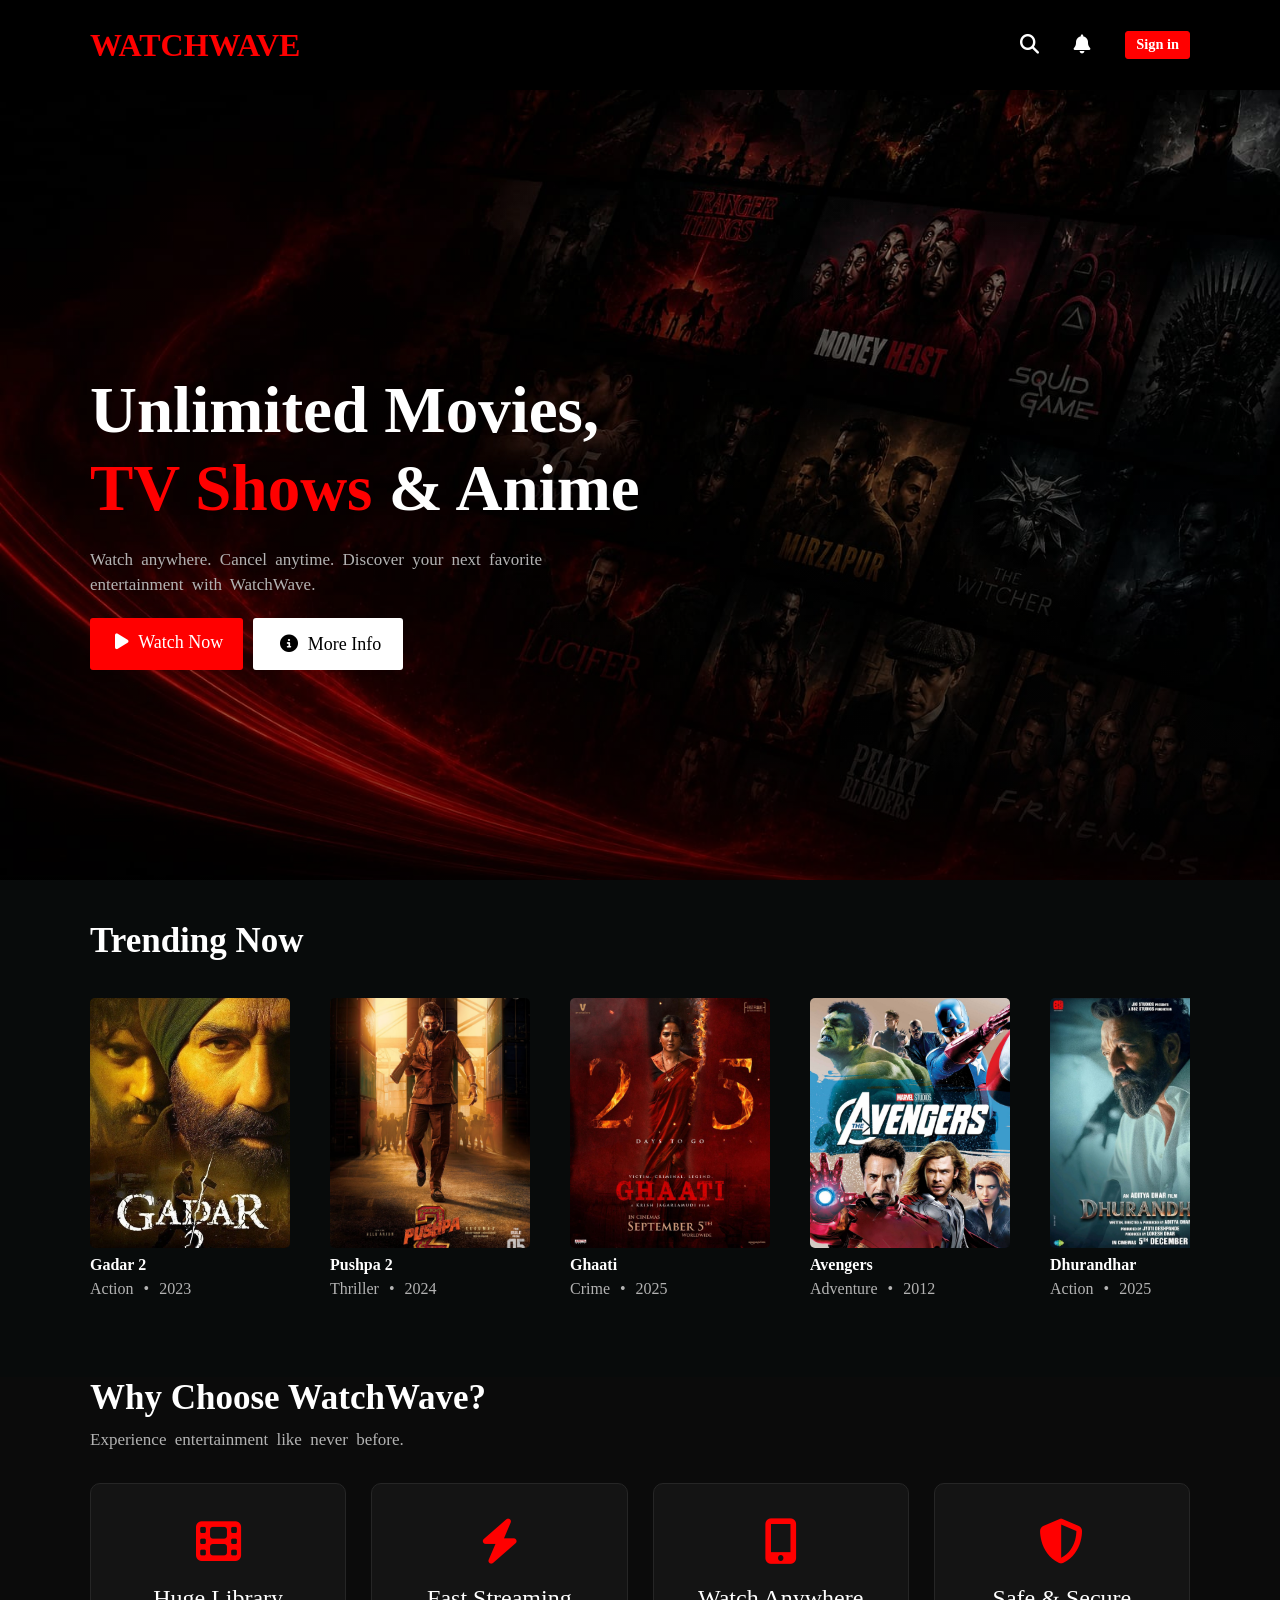
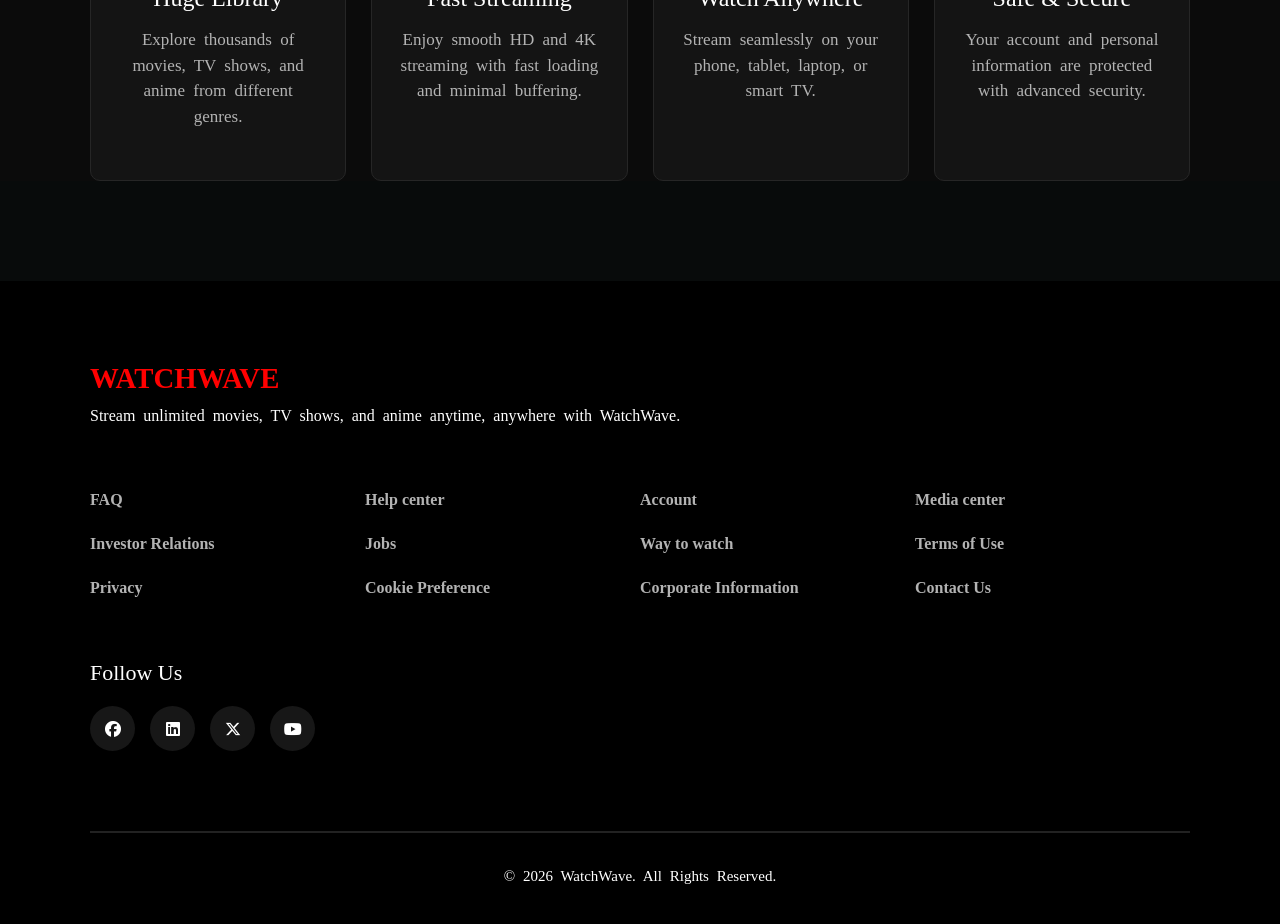
<file: index.html>
<!DOCTYPE html>
<html lang="en">

<head>
    <meta charset="UTF-8">
    <meta name="viewport" content="width=device-width, initial-scale=1.0">
    <title>Watchwave</title>
    <link rel="stylesheet" href="https://cdnjs.cloudflare.com/ajax/libs/font-awesome/6.5.1/css/all.min.css">
    <link href="https://cdn.jsdelivr.net/npm/bootstrap@5.3.8/dist/css/bootstrap.min.css" rel="stylesheet">
    <link rel="stylesheet" href="https://cdn.jsdelivr.net/npm/bootstrap-icons@1.11.3/font/bootstrap-icons.min.css">
    <link rel="icon" href="../Image/logo.png">
    <link rel="stylesheet" href="index.css">
</head>

<body>
    <header>
        <nav class="navbar navbar-expand-lg">
            <div class="container">
                <div class="logo">
                    <div class="navbar-logo">
                        WATCHWAVE
                    </div>
                </div>
                <div class="navbar-content">
                    <button type="button" aria-label="search"><i class="fa-solid fa-search" style="--i:1"></i></button>
                    <button type="button" aria-label="search"><i class="fa-solid fa-bell" style="--i:2"></i></button>
                    <a href="../HTML/04-sign-in.html" style="--i:3">Sign in</a>
                </div>
            </div>
        </nav>
    </header>
    <main>
        <section class="Home">
            <div class="container welcome">
                <div class="home-content">
                    <h1>Unlimited Movies,<br><span>TV Shows </span>& Anime</h1>
                    <p>
                        Watch anywhere. Cancel anytime.
                        Discover your next favorite entertainment with WatchWave.
                    </p>
                    <div class="buttons">
                        <a href="#" class="watch">
                            <i class="fa-solid fa-play"></i>
                            Watch Now
                        </a>
                        <a href="#" class="info">
                            <i class="fa-solid fa-circle-info"></i>
                            More Info
                        </a>
                    </div>
                </div>
            </div>
        </section>
        <section class="Trending">
            <div class="container">
                <h2 class="heading">Trending Now</h2>
                <div class="movie-container">
                    <div class="movie">
                        <div class="movie-image">
                            <img src="../Image/movie1.jpeg" alt="Gadar 2 poster">
                        </div>
                        <div class="movie-name"><strong>Gadar 2</strong></div>
                        <div class="movie-date">
                            <span>Action</span>
                            <span>&bull;</span>
                            <span>2023</span>
                        </div>
                    </div>
                    <div class="movie">
                        <div class="movie-image">
                            <img src="../Image/movie2.jpeg" alt="Pushpa poster">
                        </div>
                        <div class="movie-name"><strong>Pushpa 2</strong></div>
                        <div class="movie-date">
                            <span>Thriller</span>
                            <span>&bull;</span>
                            <span>2024</span>
                        </div>
                    </div>
                    <div class="movie">
                        <div class="movie-image">
                            <img src="../Image/movie3.jpeg" alt="Ghaati poster">
                        </div>
                        <div class="movie-name"><strong>Ghaati</strong></div>
                        <div class="movie-date">
                            <span>Crime</span>
                            <span>&bull;</span>
                            <span>2025</span>
                        </div>
                    </div>
                    <div class="movie">
                        <div class="movie-image">
                            <img src="../Image/movie4.jpeg" alt="Avengers poster">
                        </div>
                        <div class="movie-name"><strong>Avengers</strong></div>
                        <div class="movie-date">
                            <span>Adventure</span>
                            <span>&bull;</span>
                            <span>2012</span>
                        </div>
                    </div>
                    <div class="movie">
                        <div class="movie-image">
                            <img src="../Image/movie5.jpeg" alt="Dhurandhar poster">
                        </div>
                        <div class="movie-name"><strong>Dhurandhar</strong></div>
                        <div class="movie-date">
                            <span>Action</span>
                            <span>&bull;</span>
                            <span>2025</span>
                        </div>
                    </div>
                    <div class="movie">
                        <div class="movie-image">
                            <img src="../Image/movie6.jpeg" alt="Jan neta poster">
                        </div>
                        <div class="movie-name"><strong>Jan Neta</strong></div>
                        <div class="movie-date">
                            <span>Action</span>
                            <span>&bull;</span>
                            <span>Upcoming</span>
                        </div>
                    </div>
                    <div class="movie">
                        <div class="movie-image">
                            <img src="../Image/movie7.jpeg" alt="Bloody daddy poster">
                        </div>
                        <div class="movie-name"><strong>Bloody Daddy</strong></div>
                        <div class="movie-date">
                            <span>Thriller</span>
                            <span>&bull;</span>
                            <span>2023</span>
                        </div>
                    </div>
                    <div class="movie">
                        <div class="movie-image">
                            <img src="../Image/movie8.jpeg" alt="Jailer poster">
                        </div>
                        <div class="movie-name"><strong>Jailer</strong></div>
                        <div class="movie-date">
                            <span>Action</span>
                            <span>&bull;</span>
                            <span>2023</span>
                        </div>
                    </div>
                    <div class="movie">
                        <div class="movie-image">
                            <img src="../Image/movie9.jpeg" alt="Nagabandham poster">
                        </div>
                        <div class="movie-name"><strong>Nagabandham</strong></div>
                        <div class="movie-date">
                            <span>Thriller</span>
                            <span>&bull;</span>
                            <span>2026</span>
                        </div>
                    </div>
                    <div class="movie">
                        <div class="movie-image">
                            <img src="../Image/movie10.jpeg" alt="Peddi poster">
                        </div>
                        <div class="movie-name"><strong>Peddi</strong></div>
                        <div class="movie-date">
                            <span>Sport</span>
                            <span>&bull;</span>
                            <span>2026</span>
                        </div>
                    </div>
                </div>
            </div>
        </section>
        <section class="why-watchwave">
            <div class="container">
                <div class="section-title">
                    <h2>Why Choose WatchWave?</h2>
                    <p>Experience entertainment like never before.</p>
                </div>
                <div class="feature-container">
                    <div class="feature-card">
                        <i class="fa-solid fa-film"></i>
                        <h3>Huge Library</h3>
                        <p>
                            Explore thousands of movies, TV shows, and anime from different genres.
                        </p>
                    </div>
                    <div class="feature-card">
                        <i class="fa-solid fa-bolt"></i>
                        <h3>Fast Streaming</h3>
                        <p>
                            Enjoy smooth HD and 4K streaming with fast loading and minimal buffering.
                        </p>
                    </div>
                    <div class="feature-card">
                        <i class="fa-solid fa-mobile-screen-button"></i>
                        <h3>Watch Anywhere</h3>
                        <p>
                            Stream seamlessly on your phone, tablet, laptop, or smart TV.
                        </p>
                    </div>
                    <div class="feature-card">
                        <i class="fa-solid fa-shield-halved"></i>
                        <h3>Safe & Secure</h3>
                        <p>
                            Your account and personal information are protected with advanced security.
                        </p>
                    </div>
                </div>
            </div>
        </section>
    </main>
    <footer>
        <div class="container">
            <div class="footer-logo">
                <h2>WATCHWAVE</h2>
                <p>
                    Stream unlimited movies, TV shows, and anime anytime, anywhere with WatchWave.
                </p>
            </div>
            <div class="footer-item">
                <ul>
                    <li><a href="../HTML/02-faq.html">FAQ</a></li>
                    <li><a href="../HTML/06-investor.html">Investor Relations</a></li>
                    <li><a href="../HTML/10-privacy.html">Privacy</a></li>

                </ul>
                <ul>
                    <li><a href="../HTML/03-help-center.html">Help center</a></li>
                    <li><a href="../HTML/07-job.html">Jobs</a></li>
                    <li><a href="../HTML/11-cookie.html">Cookie Preference</a></li>

                </ul>
                <ul>
                    <li><a href="../HTML/04-sign-in.html">Account</a></li>
                    <li><a href="../HTML/08-way-to-watch.html">Way to watch</a></li>
                    <li><a href="../HTML/12-corporate.html">Corporate Information</a></li>
                </ul>
                <ul>
                    <li><a href="../HTML/05-media-center.html">Media center</a></li>
                    <li><a href="../HTML/09-term-of-use.html">Terms of Use</a></li>
                    <li><a href="../HTML/13-contact-us.html">Contact Us</a></li>
                </ul>
            </div>
            <div class="footer-social">
                <h3>Follow Us</h3>
                <div class="social-icons">
                    <a href="https://www.facebook.com/share/1Pr9M5KjgS/"><i class="fab fa-facebook"></i></a>
                    <a
                        href="https://www.linkedin.com/in/sahil-kumar-790aa62a7?utm_source=share_via&utm_content=profile&utm_medium=member_android"><i
                            class="fab fa-linkedin"></i></a>
                    <a href="https://x.com/Sahilkumar0093"><i class="fab fa-x-twitter"></i></a>
                    <a href="#"><i class="fab fa-youtube"></i></a>
                </div>
            </div>
            <hr>
            <div class="copyright">
                <p>© 2026 WatchWave. All Rights Reserved.</p>
            </div>
        </div>
    </footer>


    <script src="https://cdn.jsdelivr.net/npm/bootstrap@5.3.8/dist/js/bootstrap.bundle.min.js"></script>
</body>

</html>
</file>
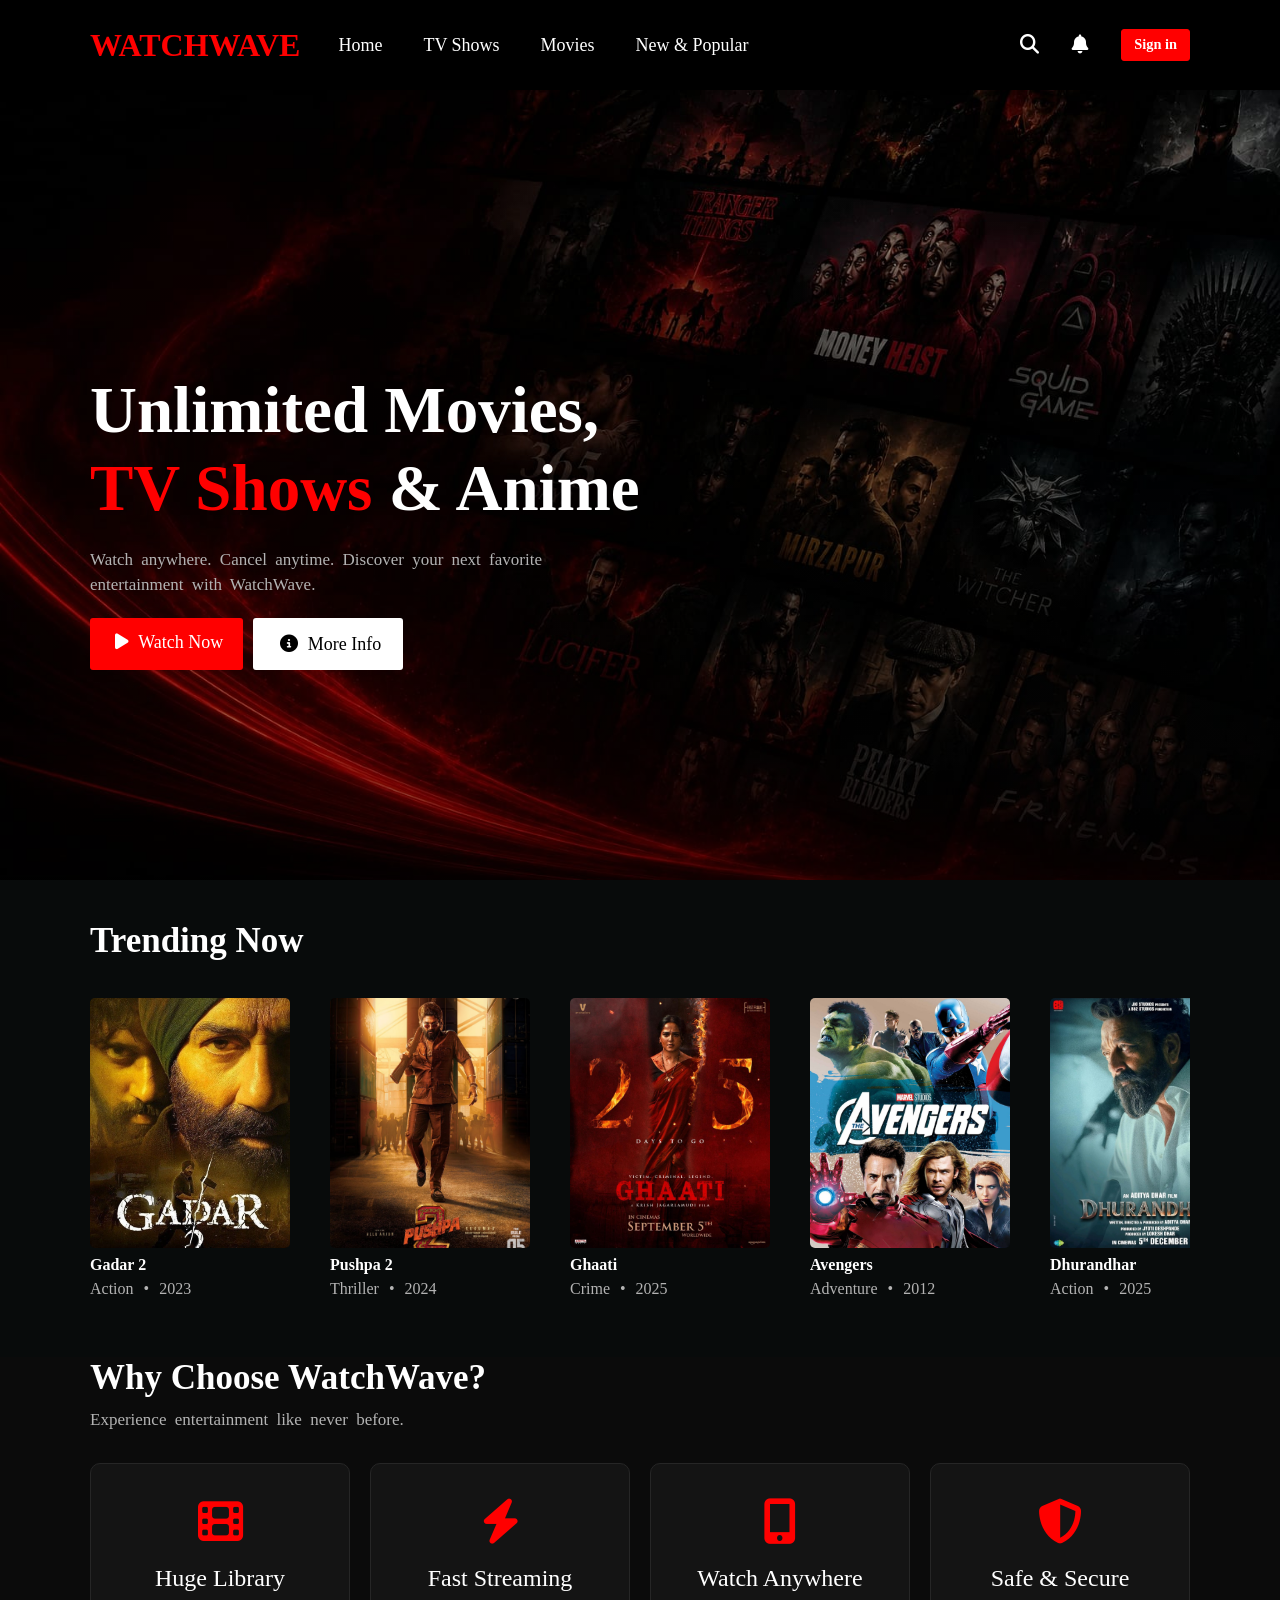
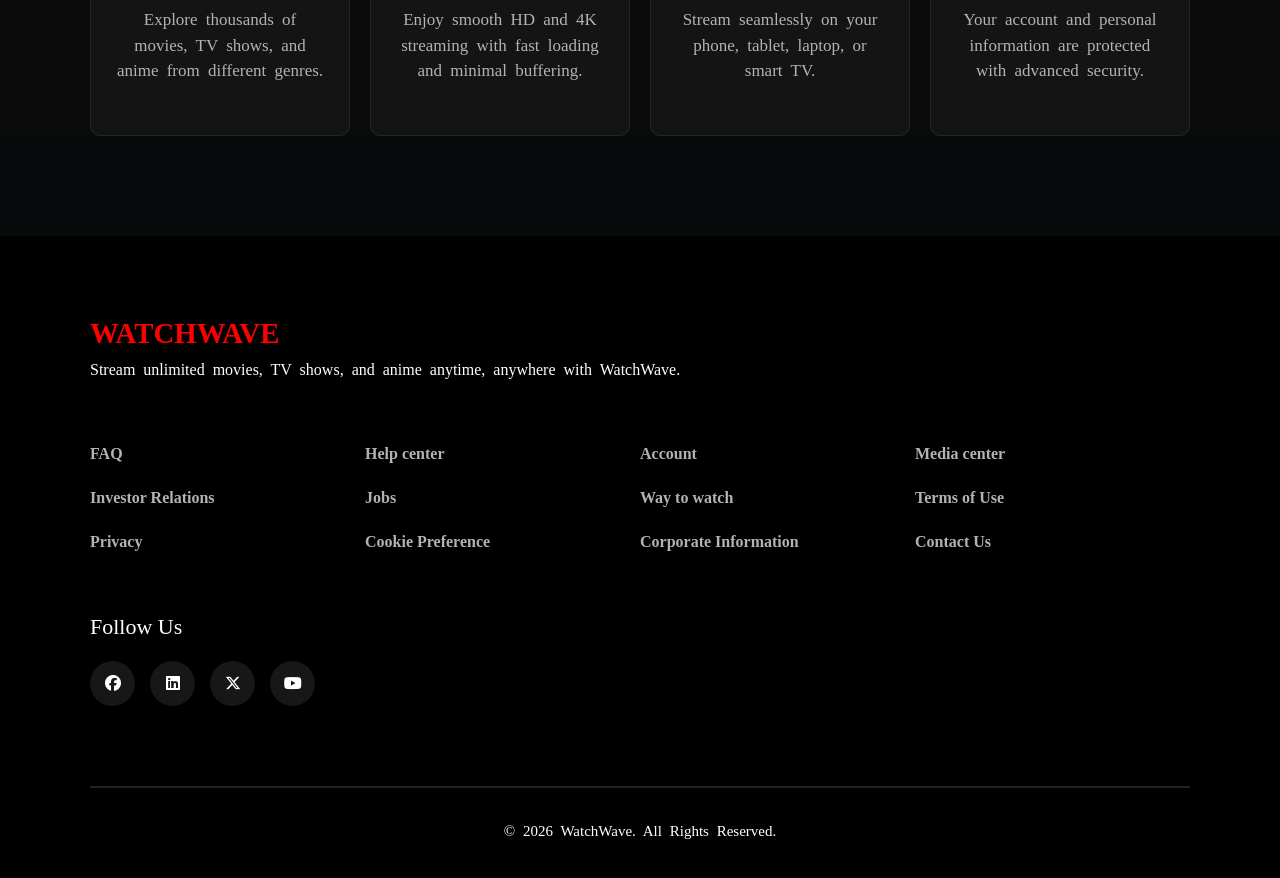
<file: HTML/01-index.html>
<!DOCTYPE html>
<html lang="en">

<head>
    <meta charset="UTF-8">
    <meta name="viewport" content="width=device-width, initial-scale=1.0">
    <title>Watchwave</title>
    <link rel="stylesheet" href="https://cdnjs.cloudflare.com/ajax/libs/font-awesome/6.5.1/css/all.min.css">
    <link href="https://cdn.jsdelivr.net/npm/bootstrap@5.3.8/dist/css/bootstrap.min.css" rel="stylesheet">
    <link rel="stylesheet" href="https://cdn.jsdelivr.net/npm/bootstrap-icons@1.11.3/font/bootstrap-icons.min.css">
    <link rel="icon" href="../Image/logo.png">
    <link rel="stylesheet" href="../CSS/01-index.css">
</head>

<body>
    <header>
        <nav class="navbar navbar-expand-lg">
            <div class="container">
                <div class="logo">
                    <button class="navbar-toggler" type="button" data-bs-toggle="collapse" data-bs-target="#navbarNav">
                        <span class="navbar-toggler-icon"></span>
                    </button>

                    <div class="navbar-logo">
                        WATCHWAVE
                    </div>
                </div>
                <div class="collapse navbar-collapse" id="navbarNav">
                    <ul class="navbar-nav">
                        <li class="nav-item"><a class="nav-link" href="Home" style="--i:1;">Home</a></li>
                        <li class="nav-item"><a class="nav-link" href="TV shows" style="--i:2;">TV Shows</a></li>
                        <li class="nav-item"><a class="nav-link" href="Movies" style="--i:3;">Movies</a></li>
                        <li class="nav-item"><a class="nav-link" href="New & Popular" style="--i:4;">New & Popular</a>
                        </li>
                    </ul>
                </div>
                <div class="navbar-content">
                    <button type="button" aria-label="search"><i class="fa-solid fa-search" style="--i:1"></i></button>
                    <button type="button" aria-label="search"><i class="fa-solid fa-bell" style="--i:2"></i></button>
                    <a href="../HTML/04-sign-in.html" style="--i:3">Sign in</a>
                </div>
            </div>
        </nav>
    </header>
    <main>
        <section class="Home">
            <div class="container welcome">
                <div class="home-content">
                    <h1>Unlimited Movies,<br><span>TV Shows </span>& Anime</h1>
                    <p>
                        Watch anywhere. Cancel anytime.
                        Discover your next favorite entertainment with WatchWave.
                    </p>
                    <div class="buttons">
                        <a href="#" class="watch">
                            <i class="fa-solid fa-play"></i>
                            Watch Now
                        </a>
                        <a href="#" class="info">
                            <i class="fa-solid fa-circle-info"></i>
                            More Info
                        </a>
                    </div>
                </div>
            </div>
        </section>
        <section class="Trending">
            <div class="container">
                <h2 class="heading">Trending Now</h2>
                <div class="movie-container">
                    <div class="movie">
                        <div class="movie-image">
                        <img src="../Image/movie1.jpeg" alt="Gadar 2 poster">
                        </div>
                        <div class="movie-name"><strong>Gadar 2</strong></div>
                        <div class="movie-date">
                            <span>Action</span>
                            <span>&bull;</span>
                            <span>2023</span>
                        </div>
                    </div>
                    <div class="movie">
                        <div class="movie-image">
                        <img src="../Image/movie2.jpeg" alt="Pushpa poster">
                        </div>
                        <div class="movie-name"><strong>Pushpa 2</strong></div>
                        <div class="movie-date">
                            <span>Thriller</span>
                            <span>&bull;</span>
                            <span>2024</span>
                        </div>
                    </div>
                    <div class="movie">
                        <div class="movie-image">
                        <img src="../Image/movie3.jpeg" alt="Ghaati poster">
                        </div>
                        <div class="movie-name"><strong>Ghaati</strong></div>
                        <div class="movie-date">
                            <span>Crime</span>
                            <span>&bull;</span>
                            <span>2025</span>
                        </div>
                    </div>
                    <div class="movie">
                        <div class="movie-image">
                        <img src="../Image/movie4.jpeg" alt="Avengers poster">
                        </div>
                        <div class="movie-name"><strong>Avengers</strong></div>
                        <div class="movie-date">
                            <span>Adventure</span>
                            <span>&bull;</span>
                            <span>2012</span>
                        </div>
                    </div>
                    <div class="movie">
                        <div class="movie-image">
                        <img src="../Image/movie5.jpeg" alt="Dhurandhar poster">
                        </div>
                        <div class="movie-name"><strong>Dhurandhar</strong></div>
                        <div class="movie-date">
                            <span>Action</span>
                            <span>&bull;</span>
                            <span>2025</span>
                        </div>
                    </div>
                    <div class="movie">
                        <div class="movie-image">
                        <img src="../Image/movie6.jpeg" alt="Jan neta poster">
                        </div>
                        <div class="movie-name"><strong>Jan Neta</strong></div>
                        <div class="movie-date">
                            <span>Action</span>
                            <span>&bull;</span>
                            <span>Upcoming</span>
                        </div>
                    </div>
                    <div class="movie">
                        <div class="movie-image">
                        <img src="../Image/movie7.jpeg" alt="Bloody daddy poster">
                        </div>
                        <div class="movie-name"><strong>Bloody Daddy</strong></div>
                        <div class="movie-date">
                            <span>Thriller</span>
                            <span>&bull;</span>
                            <span>2023</span>
                        </div>
                    </div>
                    <div class="movie">
                        <div class="movie-image">
                        <img src="../Image/movie8.jpeg" alt="Jailer poster">
                        </div>
                        <div class="movie-name"><strong>Jailer</strong></div>
                        <div class="movie-date">
                            <span>Action</span>
                            <span>&bull;</span>
                            <span>2023</span>
                        </div>
                    </div>
                    <div class="movie">
                        <div class="movie-image">
                        <img src="../Image/movie9.jpeg" alt="Nagabandham poster">
                        </div>
                        <div class="movie-name"><strong>Nagabandham</strong></div>
                        <div class="movie-date">
                            <span>Thriller</span>
                            <span>&bull;</span>
                            <span>2026</span>
                        </div>
                    </div>
                    <div class="movie">
                        <div class="movie-image">
                        <img src="../Image/movie10.jpeg" alt="Peddi poster">
                        </div>
                        <div class="movie-name"><strong>Peddi</strong></div>
                        <div class="movie-date">
                            <span>Sport</span>
                            <span>&bull;</span>
                            <span>2026</span>
                        </div>
                    </div>
                </div>
            </div>
        </section>
        <section class="why-watchwave">
            <div class="container">
                <div class="section-title">
                    <h2>Why Choose WatchWave?</h2>
                    <p>Experience entertainment like never before.</p>
                </div>
                <div class="feature-container">
                    <div class="feature-card">
                        <i class="fa-solid fa-film"></i>
                        <h3>Huge Library</h3>
                        <p>
                            Explore thousands of movies, TV shows, and anime from different genres.
                        </p>
                    </div>
                    <div class="feature-card">
                        <i class="fa-solid fa-bolt"></i>
                        <h3>Fast Streaming</h3>
                        <p>
                            Enjoy smooth HD and 4K streaming with fast loading and minimal buffering.
                        </p>
                    </div>
                    <div class="feature-card">
                        <i class="fa-solid fa-mobile-screen-button"></i>
                        <h3>Watch Anywhere</h3>
                        <p>
                            Stream seamlessly on your phone, tablet, laptop, or smart TV.
                        </p>
                    </div>
                    <div class="feature-card">
                        <i class="fa-solid fa-shield-halved"></i>
                        <h3>Safe & Secure</h3>
                        <p>
                            Your account and personal information are protected with advanced security.
                        </p>
                    </div>
                </div>
            </div>
        </section>
    </main>
    <footer>
        <div class="container">
            <div class="footer-logo">
                <h2>WATCHWAVE</h2>
                <p>
                    Stream unlimited movies, TV shows, and anime anytime, anywhere with WatchWave.
                </p>
            </div>
            <div class="footer-item">
                <ul>
                    <li><a href="../HTML/02-faq.html">FAQ</a></li>
                    <li><a href="../HTML/06-investor.html">Investor Relations</a></li>
                    <li><a href="../HTML/10-privacy.html">Privacy</a></li>

                </ul>
                <ul>
                    <li><a href="../HTML/03-help-center.html">Help center</a></li>
                    <li><a href="../HTML/07-job.html">Jobs</a></li>
                    <li><a href="../HTML/11-cookie.html">Cookie Preference</a></li>

                </ul>
                <ul>
                    <li><a href="../HTML/04-sign-in.html">Account</a></li>
                    <li><a href="../HTML/08-way-to-watch.html">Way to watch</a></li>
                    <li><a href="../HTML/12-corporate.html">Corporate Information</a></li>
                </ul>
                <ul>
                    <li><a href="../HTML/05-media-center.html">Media center</a></li>
                    <li><a href="../HTML/09-term-of-use.html">Terms of Use</a></li>
                    <li><a href="../HTML/13-contact-us.html">Contact Us</a></li>
                </ul>
            </div>
            <div class="footer-social">
                <h3>Follow Us</h3>
                <div class="social-icons">
                    <a href="https://www.facebook.com/share/1Pr9M5KjgS/"><i class="fab fa-facebook"></i></a>
                    <a
                        href="https://www.linkedin.com/in/sahil-kumar-790aa62a7?utm_source=share_via&utm_content=profile&utm_medium=member_android"><i
                            class="fab fa-linkedin"></i></a>
                    <a href="https://x.com/Sahilkumar0093"><i class="fab fa-x-twitter"></i></a>
                    <a href="#"><i class="fab fa-youtube"></i></a>
                </div>
            </div>
            <hr>
            <div class="copyright">
                <p>© 2026 WatchWave. All Rights Reserved.</p>
            </div>
        </div>
    </footer>


    <script src="https://cdn.jsdelivr.net/npm/bootstrap@5.3.8/dist/js/bootstrap.bundle.min.js"></script>
</body>

</html>
</file>
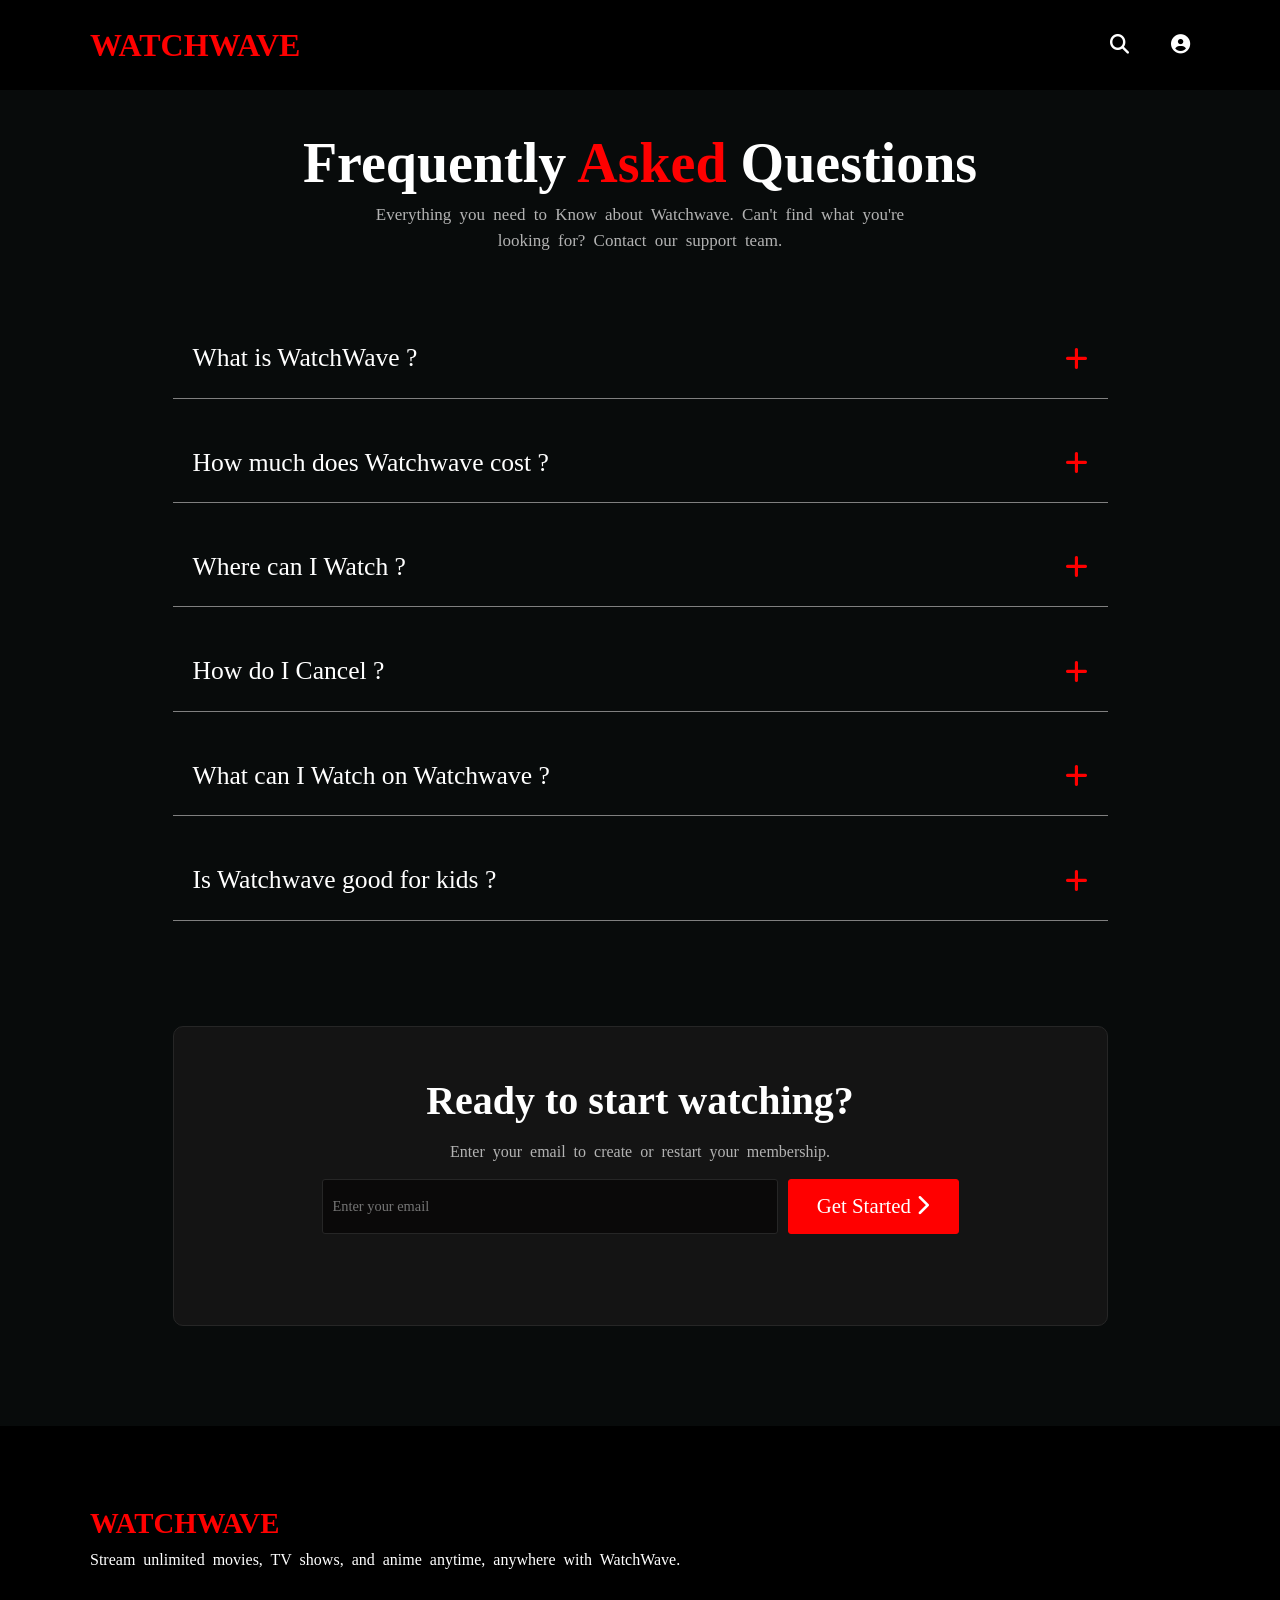
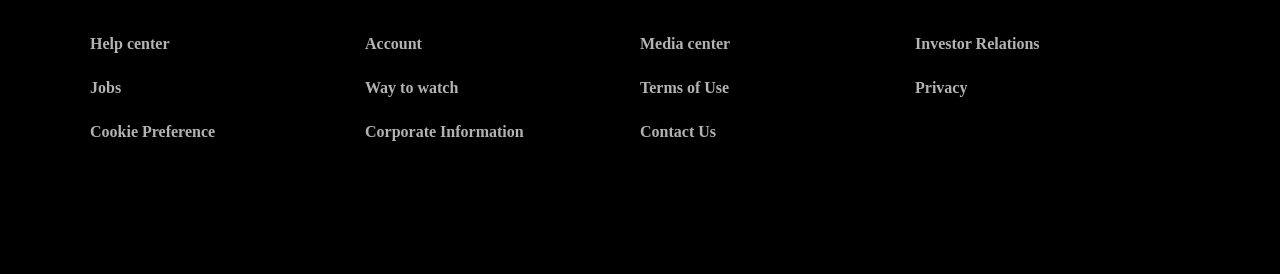
<file: HTML/02-faq.html>
<!DOCTYPE html>
<html lang="en">

<head>
    <meta charset="UTF-8">
    <meta name="viewport" content="width=device-width, initial-scale=1.0">
    <title>FAQ</title>
    <link rel="stylesheet" href="https://cdnjs.cloudflare.com/ajax/libs/font-awesome/6.5.1/css/all.min.css">
    <link href="https://cdn.jsdelivr.net/npm/bootstrap@5.3.8/dist/css/bootstrap.min.css" rel="stylesheet">
    <link rel="stylesheet" href="https://cdn.jsdelivr.net/npm/bootstrap-icons@1.11.3/font/bootstrap-icons.min.css">
    <link rel="icon" href="../Image/logo.png">
    <link rel="stylesheet" href="../CSS/02-faq.css">
</head>

<body>
    <header>
        <nav class="navbar navbar-expand-lg">
            <div class="container">
                <div class="navbar-logo">
                    WATCHWAVE
                </div>
                <div class="navbar-content">
                    <button type="button" aria-label="Search"><i class="fa-solid fa-magnifying-glass"></i></button>
                    <button type="button" aria-label="Profile"><i class="fa-solid fa-circle-user"></i></button>

                </div>
            </div>
        </nav>
    </header>
    <main>
        <section class="hero">
            <div class="container">
                <h1 class="heading">Frequently <span>Asked</span> Questions</h1>
                <p>Everything you need to Know about Watchwave. Can't find what you're looking for? Contact our
                    support team.</p>
            </div>
        </section>
        <section class="question">
            <div class="container">
                <div class="question-item" style="--i:1">
                    <details>
                        <summary>What is WatchWave ?<i class="fa-solid fa-plus icon"></i></summary>
                        <p>Lorem ipsum dolor sit amet, consectetur adipisicing elit. Enim obcaecati vitae nobis maiores
                            debitis animi provident optio sunt mollitia atque quam eaque aspernatur nostrum accusantium,
                            pariatur tempora! Exercitationem quasi molestias in, impedit tenetur, ut omnis magni
                            quisquam praesentium at Lorem ipsum dolor sit amet consectetur adipisicing elit. Quis,
                            placeat itaque ex aut aliquid nisi commodi sit dolorem alias dignissimos!</p>
                    </details>
                </div>
                <div class="question-item" style="--i:2">
                    <details>
                        <summary>How much does Watchwave cost ?<i class="fa-solid fa-plus icon"></i></summary>
                        <p>Lorem ipsum dolor sit amet, consectetur adipisicing elit. Tenetur soluta nulla ipsum quaerat,
                            non quasi nemo reprehenderit similique qui? Maxime. Lorem ipsum dolor sit amet consectetur
                            adipisicing elit. Ab soluta provident vitae cupiditate sit dolore blanditiis officiis
                            doloremque veritatis ullam.</p>
                    </details>
                </div>
                <div class="question-item" style="--i:3">
                    <details>
                        <summary>Where can I Watch ?<i class="fa-solid fa-plus icon"></i></summary>
                        <p> Lorem ipsum dolor sit, amet consectetur adipisicing elit. Rem eaque unde quas voluptatem
                            inventore maxime, necessitatibus enim porro officiis quis sit ipsa ullam odit. Ab fugiat,
                            explicabo excepturi dolorum, quibusdam magnam iste recusandae dicta fuga ullam ad facilis
                            temporibus tempora! Repellat perferendis totam delectus doloribus nam a, minus qui quia!</p>
                    </details>
                </div>
                <div class="question-item" style="--i:4">
                    <details>
                        <summary>How do I Cancel ?<i class="fa-solid fa-plus icon"></i></summary>
                        <p> Lorem ipsum dolor sit amet consectetur adipisicing elit. Odit accusantium reprehenderit
                            corporis praesentium quasi beatae atque, cupiditate quaerat dignissimos autem. Lorem ipsum
                            dolor sit amet consectetur adipisicing elit. Neque quos minus ipsa cupiditate tenetur
                            ducimus voluptas eum! Sunt, eveniet quisquam.</p>
                    </details>
                </div>
                <div class="question-item" style="--i:5">
                    <details>
                        <summary>What can I Watch on Watchwave ?<i class="fa-solid fa-plus icon"></i></summary>
                        <p>Lorem ipsum dolor sit amet consectetur adipisicing elit. Error sit enim eius doloribus. Magni
                            debitis id quam dolorum veniam corrupti excepturi doloribus perferendis molestiae soluta.
                            Lorem ipsum dolor sit amet consectetur adipisicing elit. Culpa dolores maiores voluptatibus
                            excepturi adipisci. Quos laboriosam voluptas excepturi, quasi consectetur ex suscipit omnis
                            velit officiis.
                        </p>
                    </details>
                </div>
                <div class="question-item" style="--i:6">
                    <details>
                        <summary>Is Watchwave good for kids ?<i class="fa-solid fa-plus icon"></i></summary>
                        <p>Lorem, ipsum dolor sit amet consectetur adipisicing elit. Nobis laboriosam id veritatis
                            repellendus quisquam nihil dolores consequatur quas fuga dolore illo exercitationem neque
                            eveniet, soluta architecto, ipsum quibusdam recusandae asperiores distinctio nam magni
                            reiciendis aspernatur? Veritatis nemo vel unde sit! Lorem ipsum dolor sit amet consectetur
                            adipisicing elit. At, minus!
                        </p>
                    </details>
                </div>
            </div>
        </section>
        <section class="signin">
            <div class="container">
                <div class="form-content">
                    <h2 class="heading">Ready to start watching?
                    </h2>
                    <p>Enter your email to create or restart your membership.</p>
                    <form>
                        <input type="email" name="email" aria-label="email" autocomplete="email"
                            placeholder="Enter your email" required>
                        <button type="submit">Get Started <i class="fa-solid fa-chevron-right"></i></button>
                    </form>
                </div>
            </div>
        </section>
    </main>
    <footer>
        <div class="container">
            <div class="footer-logo">
                <h2>WATCHWAVE</h2>
                <p>
                    Stream unlimited movies, TV shows, and anime anytime, anywhere with WatchWave.
                </p>
            </div>
            <div class="footer-item">
                <ul>
                    <li><a href="../HTML/03-help-center.html">Help center</a></li>
                    <li><a href="../HTML/07-job.html">Jobs</a></li>
                    <li><a href="../HTML/11-cookie.html">Cookie Preference</a></li>

                </ul>
                <ul>
                    <li><a href="../HTML/04-sign-in.html">Account</a></li>
                    <li><a href="../HTML/08-way-to-watch.html">Way to watch</a></li>
                    <li><a href="../HTML/12-corporate.html">Corporate Information</a></li>

                </ul>
                <ul>
                    <li><a href="../HTML/05-media-center.html">Media center</a></li>
                    <li><a href="../HTML/09-term-of-use.html">Terms of Use</a></li>
                    <li><a href="../HTML/13-contact-us.html">Contact Us</a></li>
                </ul>
                <ul>
                    <li><a href="../HTML/06-investor.html">Investor Relations</a></li>
                    <li><a href="../HTML/10-privacy.html">Privacy</a></li>
                </ul>
            </div>

        </div>
    </footer>

    <script src="https://cdn.jsdelivr.net/npm/bootstrap@5.3.8/dist/js/bootstrap.bundle.min.js"></script>
</body>

</html>
</file>
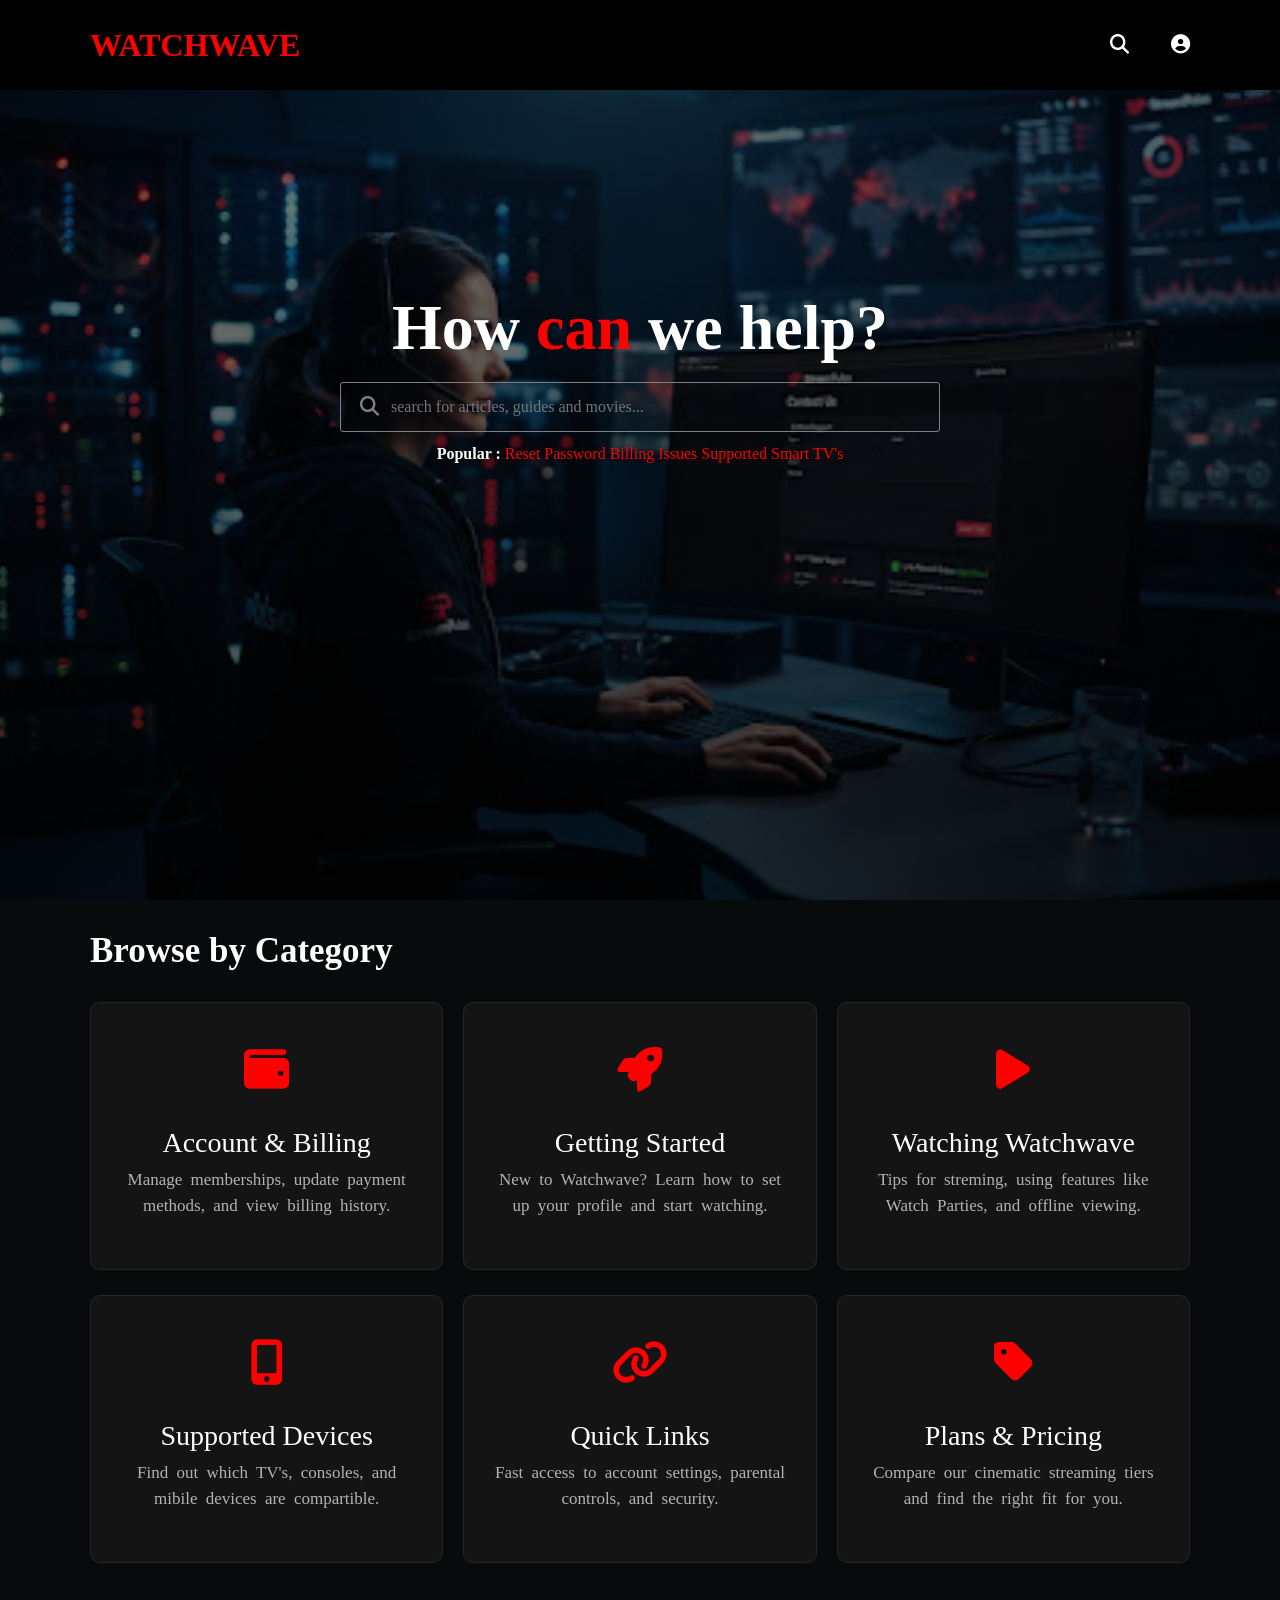
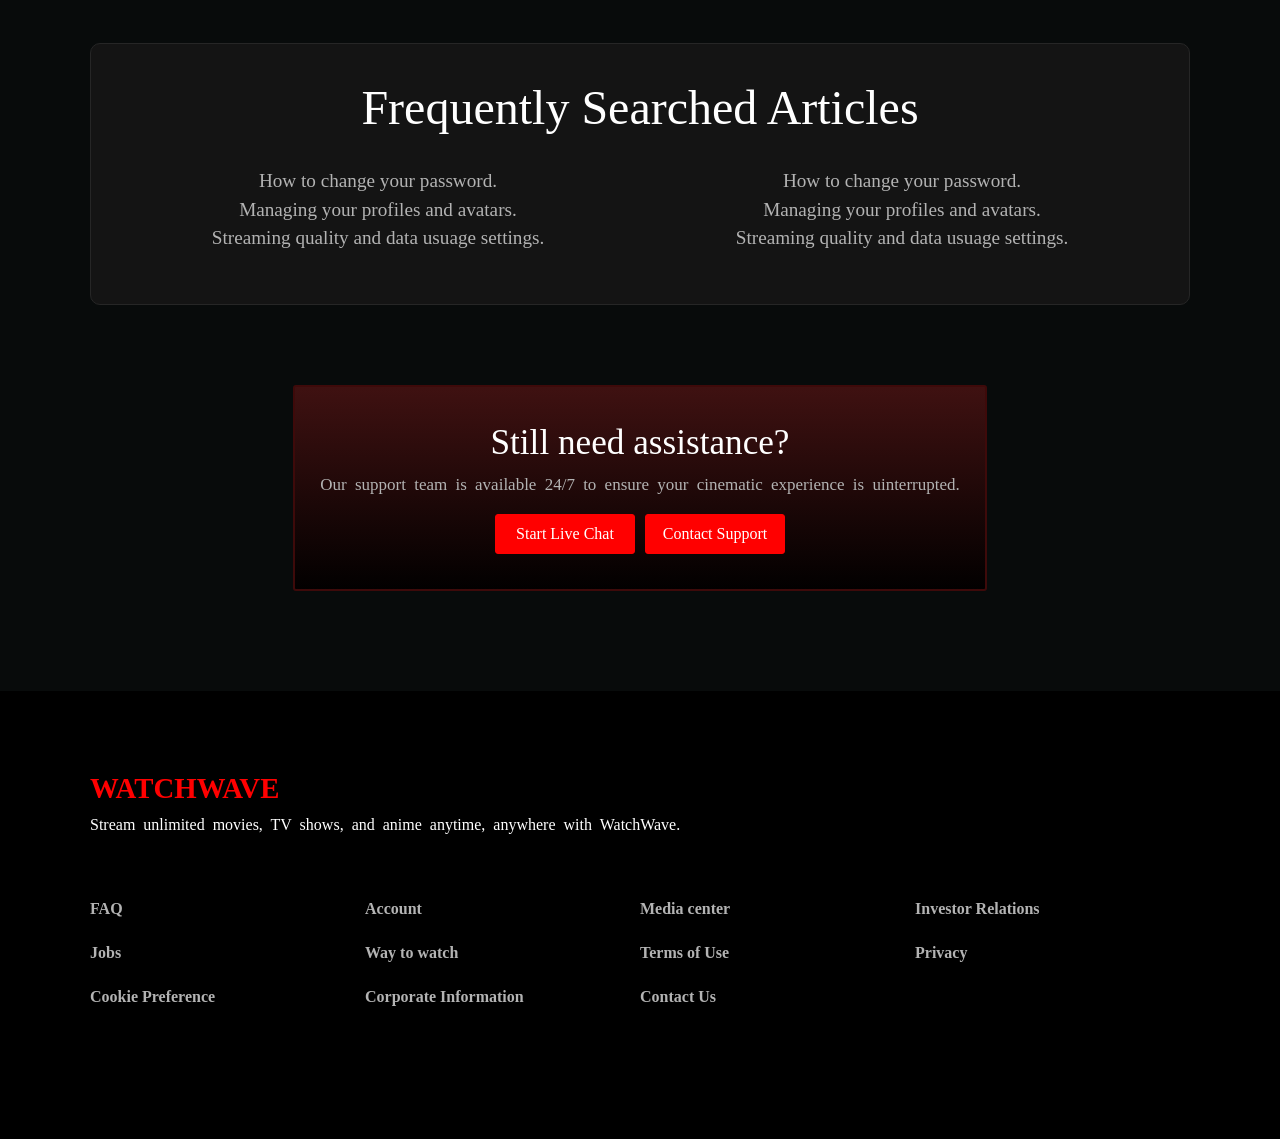
<file: HTML/03-help-center.html>
<!DOCTYPE html>
<html lang="en">

<head>
    <meta charset="UTF-8">
    <meta name="viewport" content="width=device-width, initial-scale=1.0">
    <title>Help-center</title>
    <link rel="stylesheet" href="https://cdnjs.cloudflare.com/ajax/libs/font-awesome/6.5.1/css/all.min.css">
    <link href="https://cdn.jsdelivr.net/npm/bootstrap@5.3.8/dist/css/bootstrap.min.css" rel="stylesheet">
    <link rel="stylesheet" href="https://cdn.jsdelivr.net/npm/bootstrap-icons@1.11.3/font/bootstrap-icons.min.css">
    <link rel="icon" href="../Image/logo.png">
    <link rel="stylesheet" href="../CSS/03-help-center.css">
</head>

<body>
    <header>
        <nav class="navbar navbar-expand-lg">
            <div class="container">
                <div class="navbar-logo">
                    WATCHWAVE
                </div>

                <div class="navbar-content">
                    <button type="button" aria-label="Search"><i class="fa-solid fa-magnifying-glass"></i></button>
                    <button type="button" aria-label="Profile"><i class="fa-solid fa-circle-user"></i></button>

                </div>
            </div>
        </nav>
    </header>
    <main>
        <section class="hero">
            <div class="container">
                <div class="heading">
                    <h1>How <span>can</span> we help?</h1>
                </div>
                <div class="search-box">
                    <i class="fa-solid fa-magnifying-glass"></i>
                    <input type="search" name="search" id="search"
                        placeholder="search for articles, guides and movies...">
                </div>
                <div class="search-box-items">
                    <strong>Popular : </strong>
                    <span><a href="#">Reset Password</a></span>
                    <span><a href="#">Billing Issues</a></span>
                    <span><a href="#">Supported Smart TV's</a></span>
                </div>
            </div>
        </section>
        <section class="category">
            <div class="container">
                <h2>Browse by Category</h2>
                <div class="category-container">
                    <div class="category-box">
                        <div class="icon">
                            <i class="fa-solid fa-wallet"></i>
                        </div>
                        <div class="category-content">
                            <h3>Account & Billing</h3>
                            <p>Manage memberships, update payment methods, and view billing history.</p>
                        </div>
                    </div>
                    <div class="category-box">
                        <div class="icon">
                            <i class="fa-solid fa-rocket"></i>
                        </div>
                        <div class="category-content">
                            <h3>Getting Started</h3>
                            <p>New to Watchwave? Learn how to set up your profile and start watching.</p>
                        </div>
                    </div>
                    <div class="category-box">
                        <div class="icon">
                            <i class="fa-solid fa-play"></i>
                        </div>
                        <div class="category-content">
                            <h3>Watching Watchwave</h3>
                            <p>Tips for streming, using features like Watch Parties, and offline viewing.</p>
                        </div>
                    </div>
                    <div class="category-box">
                        <div class="icon">
                            <i class="fa-solid fa-mobile-screen-button"></i>
                        </div>
                        <div class="category-content">
                            <h3>Supported Devices</h3>
                            <p>Find out which TV's, consoles, and mibile devices are compartible.</p>
                        </div>
                    </div>
                    <div class="category-box">
                        <div class="icon">
                            <i class="fa-solid fa-link"></i>
                        </div>
                        <div class="category-content">
                            <h3>Quick Links</h3>
                            <p>Fast access to account settings, parental controls, and security.</p>
                        </div>
                    </div>
                    <div class="category-box">
                        <div class="icon">
                            <i class="fa-solid fa-tag"></i>
                        </div>
                        <div class="category-content">
                            <h3>Plans & Pricing</h3>
                            <p>Compare our cinematic streaming tiers and find the right fit for you.</p>
                        </div>
                    </div>
                </div>
            </div>
        </section>
        <section class="searches-articles">
            <div class="container">
                <div class="articles-content">
                    <h3>Frequently Searched Articles</h3>
                    <div class="articles-topic">
                        <ul>
                            <li>How to change your password.</li>
                            <li>Managing your profiles and avatars.</li>
                            <li>Streaming quality and data usuage settings.</li>
                        </ul>
                        <ul>
                            <li>How to change your password.</li>
                            <li>Managing your profiles and avatars.</li>
                            <li>Streaming quality and data usuage settings.</li>
                        </ul>
                    </div>
                </div>
            </div>
        </section>
        <section class="assistance">
            <div class="container">
                <div class="assistance-content">
                    <h3>Still need assistance?</h3>
                    <p>Our support team is available 24/7 to ensure your cinematic experience is uinterrupted.
                    </p>
                    <div class="contact-button">
                        <button type="button">Start Live Chat</button><button type="button">Contact Support</button>
                    </div>
                </div>
            </div>
        </section>
    </main>
    <footer>
        <div class="container">
            <div class="footer-logo">
                <h2>WATCHWAVE</h2>
                <p>
                    Stream unlimited movies, TV shows, and anime anytime, anywhere with WatchWave.
                </p>
            </div>
            <div class="footer-item">
                <ul>
                    <li><a href="../HTML/02-faq.html">FAQ</a></li>
                    <li><a href="../HTML/07-job.html">Jobs</a></li>
                    <li><a href="../HTML/11-cookie.html">Cookie Preference</a></li>

                </ul>
                <ul>
                    <li><a href="../HTML/04-sign-in.html">Account</a></li>
                    <li><a href="../HTML/08-way-to-watch.html">Way to watch</a></li>
                    <li><a href="../HTML/12-corporate.html">Corporate Information</a></li>

                </ul>
                <ul>
                    <li><a href="../HTML/05-media-center.html">Media center</a></li>
                    <li><a href="../HTML/09-term-of-use.html">Terms of Use</a></li>
                    <li><a href="../HTML/13-contact-us.html">Contact Us</a></li>
                </ul>
                <ul>
                    <li><a href="../HTML/06-investor.html">Investor Relations</a></li>
                    <li><a href="../HTML/10-privacy.html">Privacy</a></li>
                </ul>
            </div>
        </div>
    </footer>
    <script src="https://cdn.jsdelivr.net/npm/bootstrap@5.3.8/dist/js/bootstrap.bundle.min.js"></script>
</body>

</html>
</file>
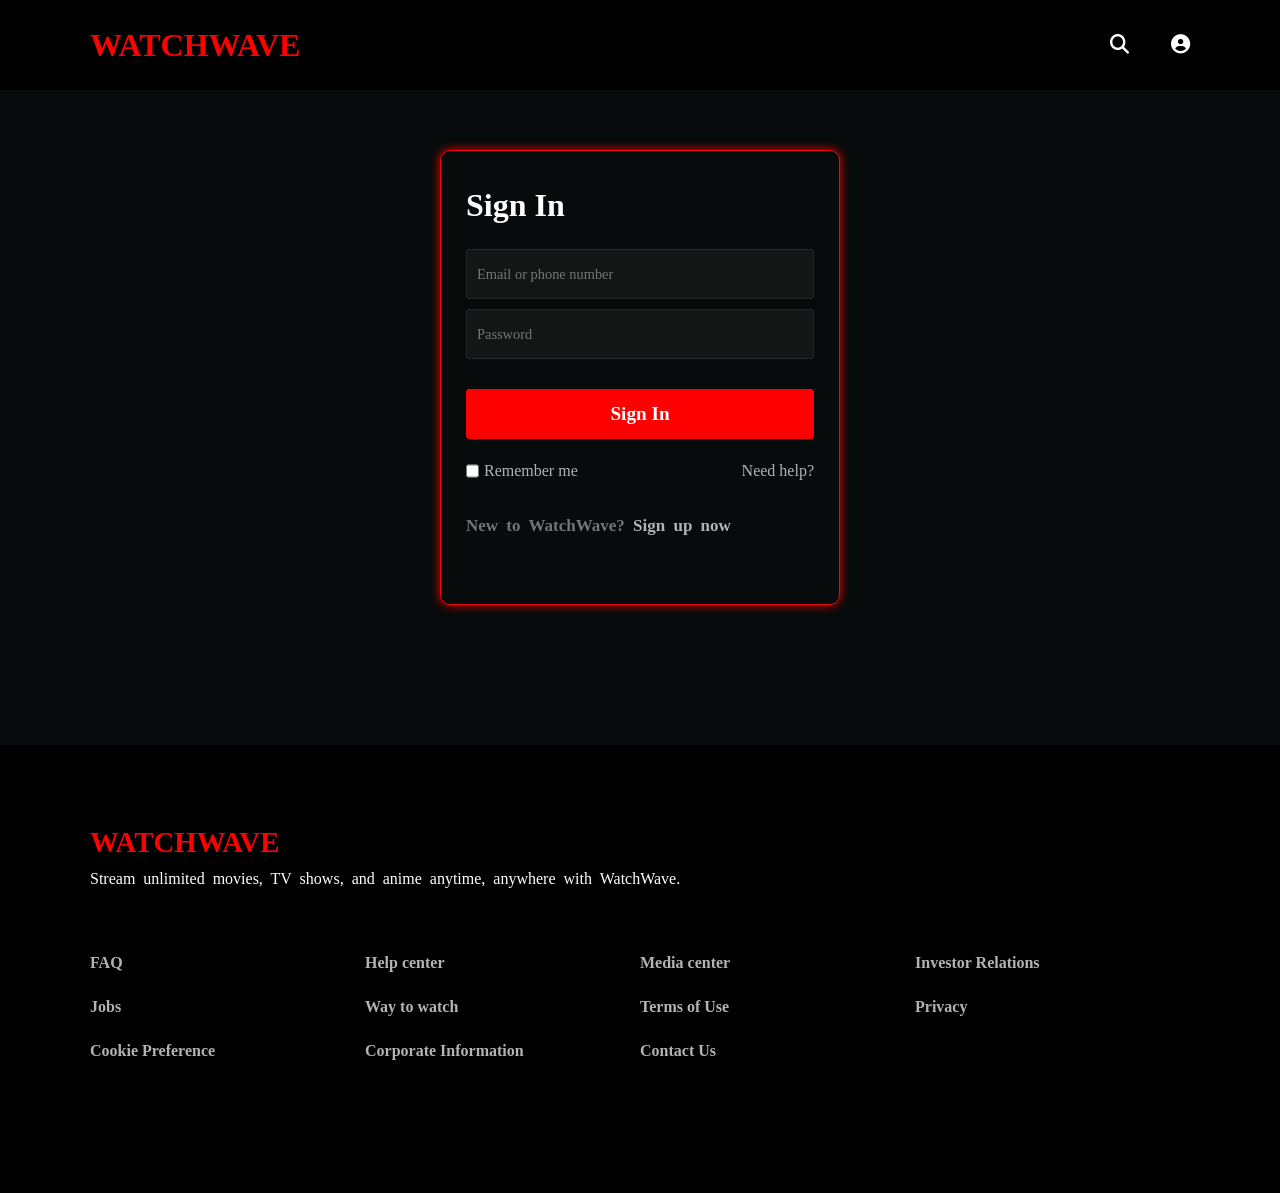
<file: HTML/04-sign-in.html>
<!DOCTYPE html>
<html lang="en">

<head>
    <meta charset="UTF-8">
    <meta name="viewport" content="width=device-width, initial-scale=1.0">
    <title>Sign-in</title>
    <link rel="stylesheet" href="https://cdnjs.cloudflare.com/ajax/libs/font-awesome/6.5.1/css/all.min.css">
    <link href="https://cdn.jsdelivr.net/npm/bootstrap@5.3.8/dist/css/bootstrap.min.css" rel="stylesheet">
    <link rel="stylesheet" href="https://cdn.jsdelivr.net/npm/bootstrap-icons@1.11.3/font/bootstrap-icons.min.css">
    <link rel="icon" href="../Image/logo.png">
    <link rel="stylesheet" href="../CSS/04-sign-in.css">
</head>

<body>
    <header>
        <nav class="navbar navbar-expand-lg">
            <div class="container">
                <div class="navbar-logo">
                    WATCHWAVE
                </div>

                <div class="navbar-content">
                    <button type="button" aria-label="Search"><i class="fa-solid fa-magnifying-glass"></i></button>
                    <button type="button" aria-label="Profile"><i class="fa-solid fa-circle-user"></i></button>

                </div>
            </div>
        </nav>
    </header>

    <main>
        <section class="hero">
            <div class="container">
                <div class="form-content">
                    <h3 class="heading">Sign In</h3>
                    <form>
                        <div class="input-box">
                            <input type="email" name="email" aria-label="email" autocomplete="email"
                                placeholder="Email or phone number" required>
                            <input type="password" name="password" aria-label="password" autocomplete="current-password"
                                placeholder="Password" required>
                        </div>
                        <div class="button"><button type="submit">Sign In</button></div>
                    </form>
                    <div class="box">
                        <div class="box-items">
                            <input type="checkbox" id="remember"><label for="remember">Remember me</label>
                        </div>
                        <a href="#">Need help?</a>
                    </div>
                    <p class="p">New to WatchWave? <a href="#">Sign up now</a></p>
                </div>
            </div>
        </section>
    </main>
    <footer>
        <div class="container">
            <div class="footer-logo">
                <h2>WATCHWAVE</h2>
                <p>
                    Stream unlimited movies, TV shows, and anime anytime, anywhere with WatchWave.
                </p>
            </div>
            <div class="footer-item">
                <ul>
                    <li><a href="../HTML/02-faq.html">FAQ</a></li>
                    <li><a href="../HTML/07-job.html">Jobs</a></li>
                    <li><a href="../HTML/11-cookie.html">Cookie Preference</a></li>

                </ul>
                <ul>
                    <li><a href="../HTML/03-help-center.html">Help center</a></li>
                    <li><a href="../HTML/08-way-to-watch.html">Way to watch</a></li>
                    <li><a href="../HTML/12-corporate.html">Corporate Information</a></li>

                </ul>
                <ul>
                    <li><a href="../HTML/05-media-center.html">Media center</a></li>
                    <li><a href="../HTML/09-term-of-use.html">Terms of Use</a></li>
                    <li><a href="../HTML/13-contact-us.html">Contact Us</a></li>
                </ul>
                <ul>
                    <li><a href="../HTML/06-investor.html">Investor Relations</a></li>
                    <li><a href="../HTML/10-privacy.html">Privacy</a></li>
                </ul>
            </div>

        </div>
    </footer>

    <script src="https://cdn.jsdelivr.net/npm/bootstrap@5.3.8/dist/js/bootstrap.bundle.min.js"></script>

</body>

</html>
</file>
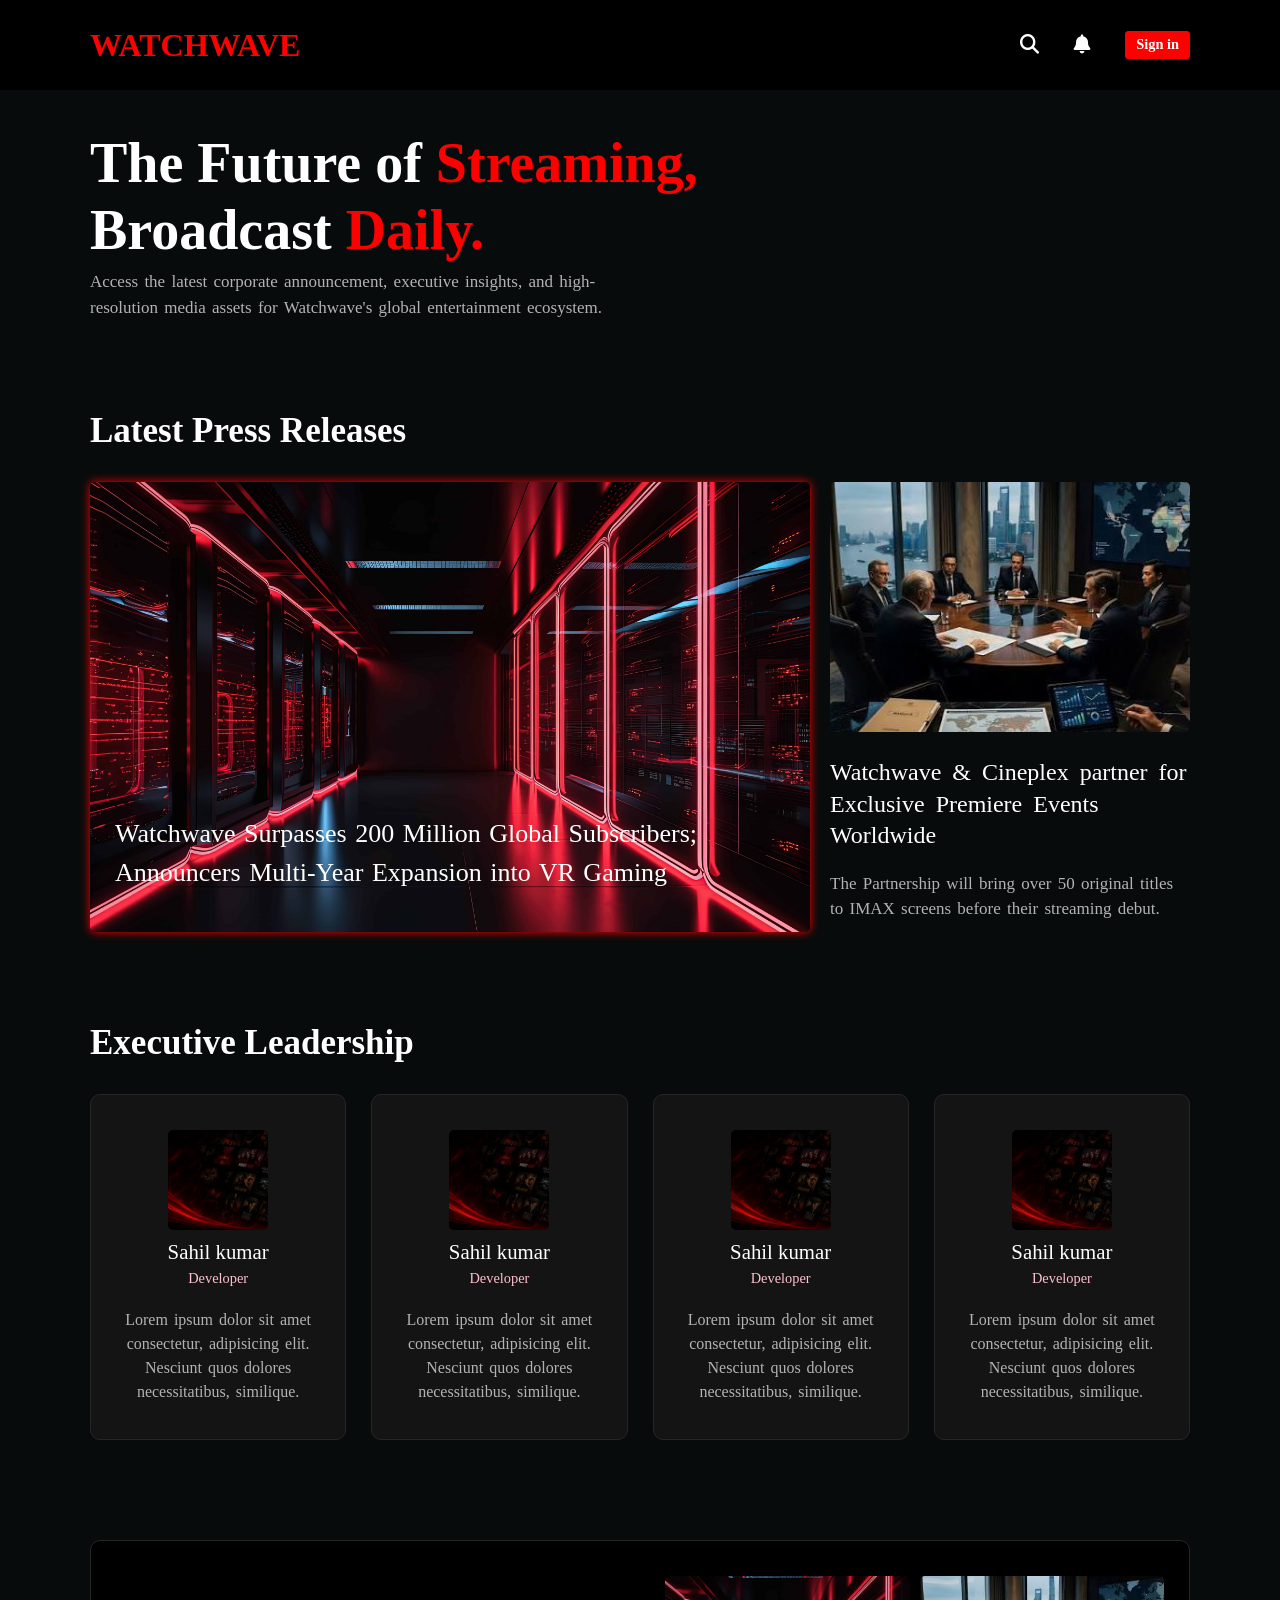
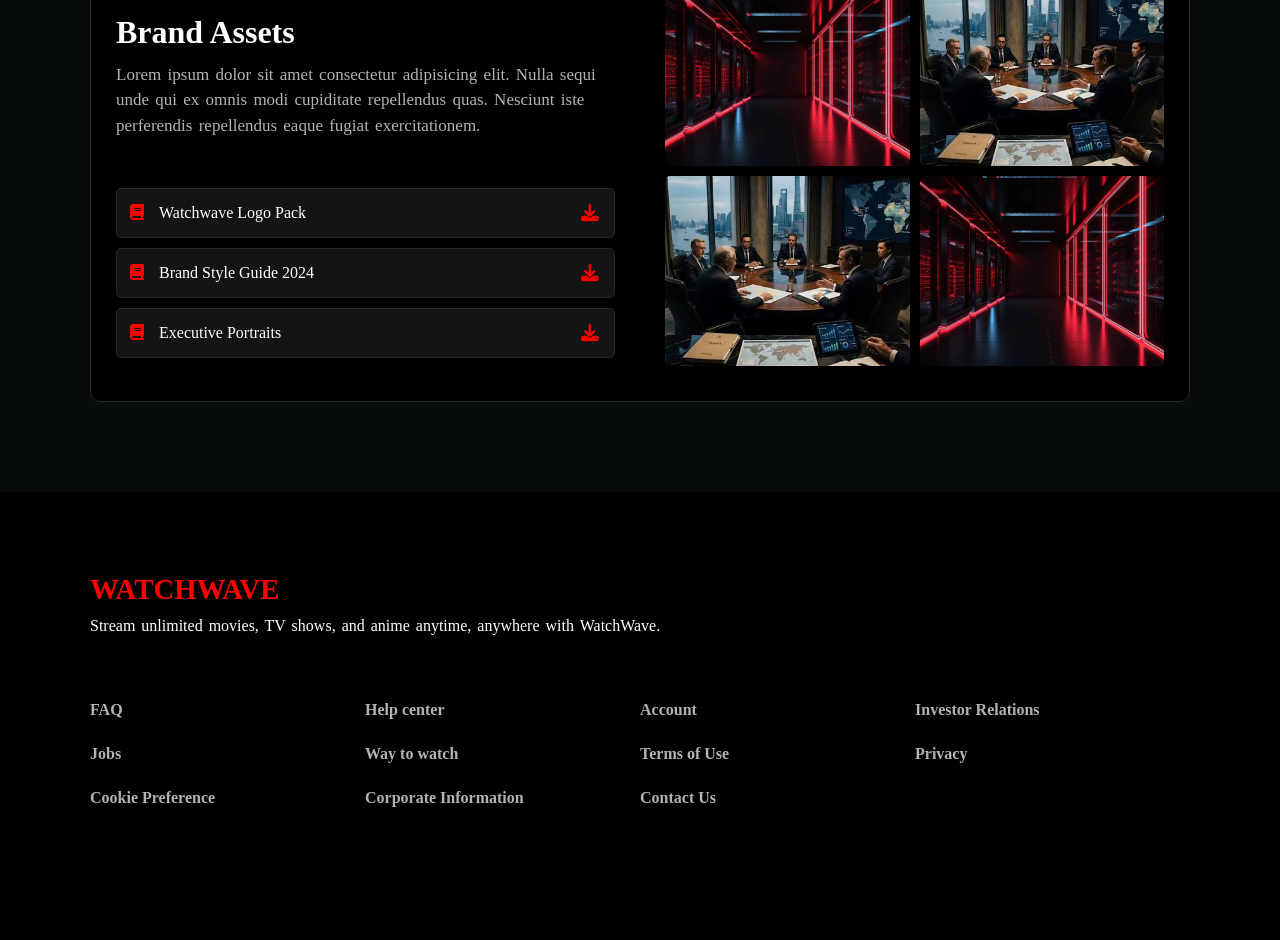
<file: HTML/05-media-center.html>
<!DOCTYPE html>
<html lang="en">

<head>
    <meta charset="UTF-8">
    <meta name="viewport" content="width=device-width, initial-scale=1.0">
    <title>Media center</title>
    <link rel="stylesheet" href="https://cdnjs.cloudflare.com/ajax/libs/font-awesome/6.5.1/css/all.min.css">
    <link href="https://cdn.jsdelivr.net/npm/bootstrap@5.3.8/dist/css/bootstrap.min.css" rel="stylesheet">
    <link rel="stylesheet" href="https://cdn.jsdelivr.net/npm/bootstrap-icons@1.11.3/font/bootstrap-icons.min.css">
    <link rel="icon" href="../Image/logo.png">
    <link rel="stylesheet" href="../CSS/05-media-center.css">
</head>

<body>
    <header>
        <nav class="navbar navbar-expand-lg">
            <div class="container">
                <div class="logo">
                    <div class="navbar-logo">
                        WATCHWAVE
                    </div>
                </div>
                <div class="navbar-content">
                    <button type="button" aria-label="search"><i class="fa-solid fa-search" style="--i:1"></i></button>
                    <button type="button" aria-label="search"><i class="fa-solid fa-bell" style="--i:2"></i></button>
                    <a href="../HTML/04-sign-in.html" style="--i:3">Sign in</a>
                </div>
            </div>
        </nav>
    </header>
    <main>

        <section class="hero" id="corporate">
            <div class="container">
                <div class="heading">
                    <h1>The Future of <span>Streaming,</span> Broadcast <span>Daily.</span></h1>
                    <p>Access the latest corporate announcement, executive insights, and high-resolution media assets
                        for
                        Watchwave's global entertainment ecosystem.</p>
                </div>
            </div>
        </section>
        <section class="press-releases" id="press-releases">
            <div class="container">
                <h2>Latest Press Releases</h2>
                <div class="box">
                    <div class="left-box">
                        <p>Watchwave Surpasses 200 Million Global Subscribers; Announcers Multi-Year Expansion into VR
                            Gaming</p>
                        <img src="../Image/media-banner.jpeg" alt="media-banner">
                    </div>
                    <div class="right-box">
                        <img src="../Image/media-banner2.jpg" alt="media-banner">
                        <h4>Watchwave & Cineplex partner for Exclusive Premiere Events Worldwide</h4>
                        <p>The Partnership will bring over 50 original titles to IMAX screens before their streaming
                            debut.</p>
                    </div>
                </div>
            </div>
        </section>
        <section class="media-kit" id="media-kit">
            <div class="container">
                <h2>Executive Leadership</h2>
                <div class="media-container">
                    <div class="media-card">
                        <div class="media-image">
                            <img src="../Image/Background.png" alt="media-card">
                        </div>
                        <div class="media-content">
                            <h4>Sahil kumar</h4>
                            <h5>Developer</h5>
                            <p>Lorem ipsum dolor sit amet consectetur, adipisicing elit. Nesciunt quos dolores
                                necessitatibus, similique.</p>
                        </div>
                    </div>
                    <div class="media-card">
                        <div class="media-image">
                            <img src="../Image/Background.png" alt="media-card">
                        </div>
                        <div class="media-content">
                            <h4>Sahil kumar</h4>
                            <h5>Developer</h5>
                            <p>Lorem ipsum dolor sit amet consectetur, adipisicing elit. Nesciunt quos dolores
                                necessitatibus, similique.</p>
                        </div>
                    </div>
                    <div class="media-card">
                        <div class="media-image">
                            <img src="../Image/Background.png" alt="media-card">
                        </div>
                        <div class="media-content">
                            <h4>Sahil kumar</h4>
                            <h5>Developer</h5>
                            <p>Lorem ipsum dolor sit amet consectetur, adipisicing elit. Nesciunt quos dolores
                                necessitatibus, similique.</p>
                        </div>
                    </div>
                    <div class="media-card">
                        <div class="media-image">
                            <img src="../Image/Background.png" alt="media-card">
                        </div>
                        <div class="media-content">
                            <h4>Sahil kumar</h4>
                            <h5>Developer</h5>
                            <p>Lorem ipsum dolor sit amet consectetur, adipisicing elit. Nesciunt quos dolores
                                necessitatibus, similique.</p>
                        </div>
                    </div>
                </div>
            </div>
        </section>
        <section class="brand-assets" id="brand-assets">
            <div class="container">
                <div class="assets-box">
                    <div class="left-assets">
                        <h2>Brand Assets</h2>
                        <p>Lorem ipsum dolor sit amet consectetur adipisicing elit. Nulla sequi unde qui ex omnis modi
                            cupiditate repellendus quas. Nesciunt iste perferendis repellendus eaque fugiat
                            exercitationem.</p>
                        <div class="download-assets">
                            <button>
                                <div class="btn"><i class="fa-solid fa-book"></i>Watchwave Logo Pack</div> <i
                                    class="fa-solid fa-download"></i>
                            </button>
                            <button>
                                <div class="btn"><i class="fa-solid fa-book"></i>Brand Style Guide 2024</div><i
                                    class="fa-solid fa-download"></i>
                            </button>
                            <button>
                                <div class="btn"><i class="fa-solid fa-book"></i>Executive Portraits</div><i
                                    class="fa-solid fa-download"></i>
                            </button>
                        </div>
                    </div>
                    <div class="right-assets">
                        <img src="../Image/media-banner.jpeg" alt="media-assets">
                        <img src="../Image/media-banner2.jpg" alt="media-assets">
                        <img src="../Image/media-banner2.jpg" alt="media-assets">
                        <img src="../Image/media-banner.jpeg" alt="media-assets">
                    </div>
                </div>
            </div>
        </section>
    </main>
    <footer>
        <div class="container">
            <div class="footer-logo">
                <h2>WATCHWAVE</h2>
                <p>
                    Stream unlimited movies, TV shows, and anime anytime, anywhere with WatchWave.
                </p>
            </div>
            <div class="footer-item">
                <ul>
                    <li><a href="../HTML/02-faq.html">FAQ</a></li>
                    <li><a href="../HTML/07-job.html">Jobs</a></li>
                    <li><a href="../HTML/11-cookie.html">Cookie Preference</a></li>

                </ul>
                <ul>
                    <li><a href="../HTML/03-help-center.html">Help center</a></li>
                    <li><a href="../HTML/08-way-to-watch.html">Way to watch</a></li>
                    <li><a href="../HTML/12-corporate.html">Corporate Information</a></li>

                </ul>
                <ul>
                    <li><a href="../HTML/04-sign-in.html">Account</a></li>
                    <li><a href="../HTML/09-term-of-use.html">Terms of Use</a></li>
                    <li><a href="../HTML/13-contact-us.html">Contact Us</a></li>
                </ul>
                <ul>
                    <li><a href="../HTML/06-investor.html">Investor Relations</a></li>
                    <li><a href="../HTML/10-privacy.html">Privacy</a></li>
                </ul>
            </div>

        </div>
    </footer>
    <script src="https://cdn.jsdelivr.net/npm/bootstrap@5.3.8/dist/js/bootstrap.bundle.min.js"></script>
</body>

</html>
</file>
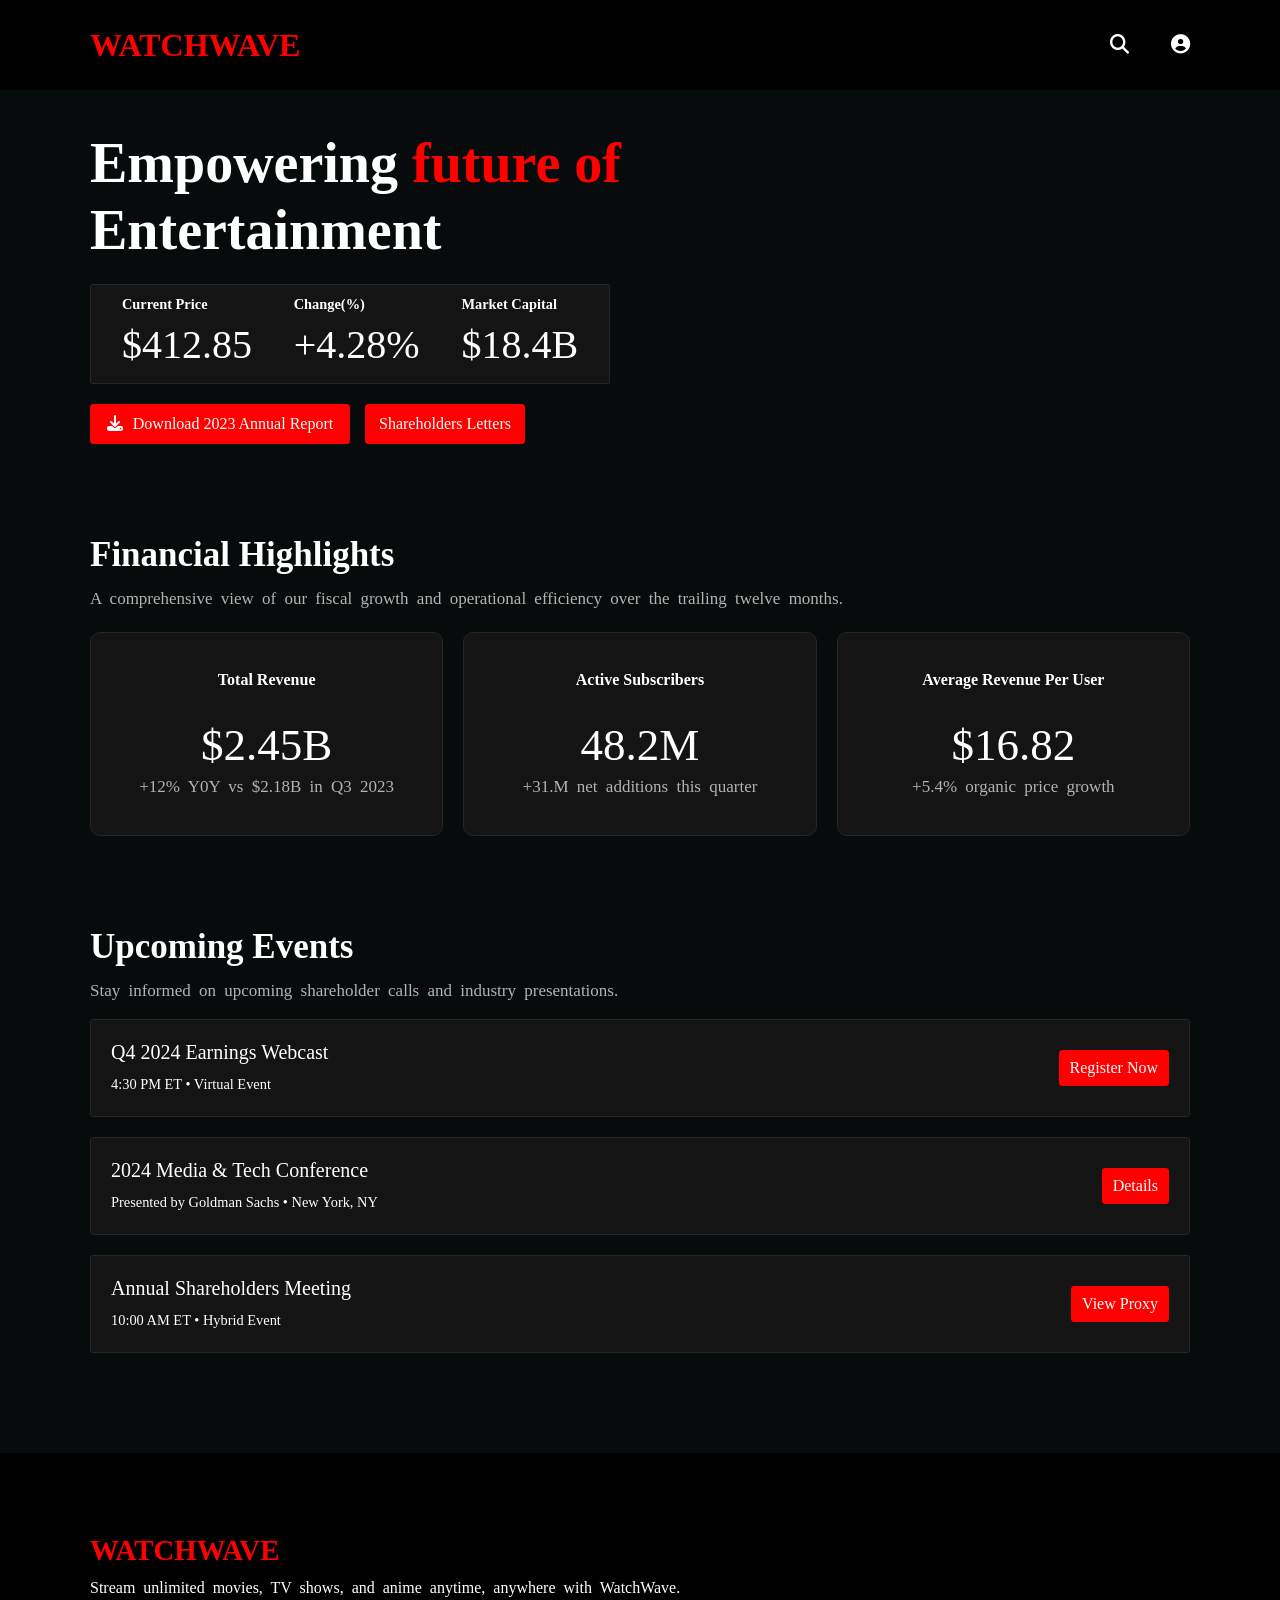
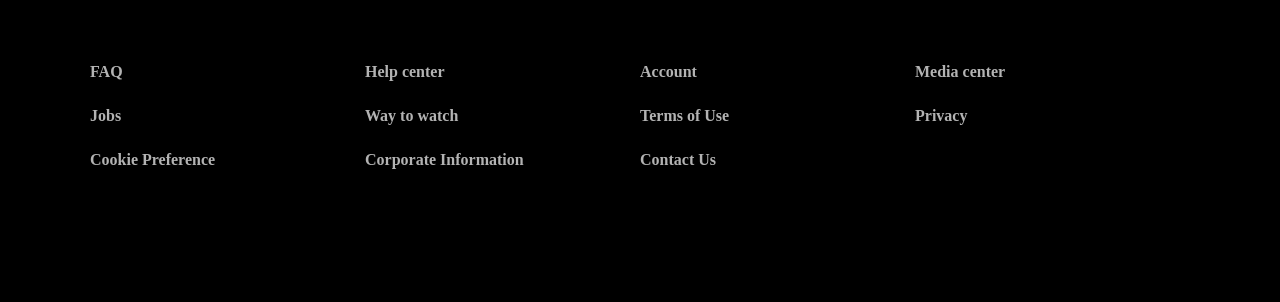
<file: HTML/06-investor.html>
<!DOCTYPE html>
<html lang="en">

<head>
    <meta charset="UTF-8">
    <meta name="viewport" content="width=device-width, initial-scale=1.0">
    <title>Investor-Relations</title>
    <link rel="stylesheet" href="https://cdnjs.cloudflare.com/ajax/libs/font-awesome/6.5.1/css/all.min.css">
    <link href="https://cdn.jsdelivr.net/npm/bootstrap@5.3.8/dist/css/bootstrap.min.css" rel="stylesheet">
    <link rel="stylesheet" href="https://cdn.jsdelivr.net/npm/bootstrap-icons@1.11.3/font/bootstrap-icons.min.css">
    <link rel="icon" href="../Image/logo.png">
    <link rel="stylesheet" href="../CSS/06-investor.css">
</head>

<body>
    <header>
        <nav class="navbar navbar-expand-lg">
            <div class="container">
                <div class="navbar-logo">
                    WATCHWAVE
                </div>

                <div class="navbar-content">
                    <button type="button" aria-label="Search"><i class="fa-solid fa-magnifying-glass"></i></button>
                    <button type="button" aria-label="Profile"><i class="fa-solid fa-circle-user"></i></button>

                </div>
            </div>
        </nav>
    </header>
    <main>
        <section class="hero">
            <div class="container">
                <div class="heading">
                    <h1>Empowering <span>future of</span> Entertainment</h1>
                </div>
                <div class="valuation-container">
                    <div class="valuation-box">
                        <strong>Current Price</strong>
                        <span>$412.85</span>
                    </div>
                    <div class="valuation-box">
                        <strong>Change(%)</strong>
                        <span>+4.28%</span>
                    </div>
                    <div class="valuation-box">
                        <strong>Market Capital</strong>
                        <span>$18.4B</span>
                    </div>
                </div>
                <div class="download-report">
                    <button class="report"><i class="fa-solid fa-download"></i>Download 2023 Annual Report</button>
                    <button class="letter">Shareholders Letters</button>
                </div>
            </div>
        </section>
        <section class="financial">
            <div class="container">
                <h2>Financial Highlights</h2>
                <p>A comprehensive view of our fiscal growth and operational efficiency over the trailing twelve
                    months.
                </p>
                <div class="highlight-container">
                    <div class="highlight-card">
                        <strong>Total Revenue</strong>
                        <span>$2.45B</span>
                        <p>+12% Y0Y vs $2.18B in Q3 2023</p>
                    </div>
                    <div class="highlight-card">
                        <strong>Active Subscribers</strong>
                        <span>48.2M</span>
                        <p>+31.M net additions this quarter</p>
                    </div>
                    <div class="highlight-card">
                        <strong>Average Revenue Per User</strong>
                        <span>$16.82</span>
                        <p>+5.4% organic price growth</p>
                    </div>
                </div>
            </div>
        </section>
        <section class="event">
            <div class="container">
                <h2>Upcoming Events</h2>
                <p>Stay informed on upcoming shareholder calls and industry presentations.</p>
                <div class="event-container">
                    <div class="event-card">
                        <div class="card-detail">
                            <h5>Q4 2024 Earnings Webcast</h5>
                            <span>4:30 PM ET &bull; Virtual Event</span>
                        </div>
                        <div class="card-button"><button>Register Now</button></div>
                    </div>
                    <div class="event-card">
                        <div class="card-detail">
                            <h5>2024 Media & Tech Conference</h5>
                            <span>Presented by Goldman Sachs &bull; New York, NY</span>
                        </div>
                        <div class="card-button"><button>Details</button></div>
                    </div>
                    <div class="event-card">
                        <div class="card-detail">
                            <h5>Annual Shareholders Meeting</h5>
                            <span>10:00 AM ET &bull; Hybrid Event</span>
                        </div>
                        <div class="card-button"><button>View Proxy</button></div>
                    </div>
                </div>
            </div>
        </section>
    </main>
    <footer>
        <div class="container">
            <div class="footer-logo">
                <h2>WATCHWAVE</h2>
                <p>
                    Stream unlimited movies, TV shows, and anime anytime, anywhere with WatchWave.
                </p>
            </div>
            <div class="footer-item">
                <ul>
                    <li><a href="../HTML/02-faq.html">FAQ</a></li>
                    <li><a href="../HTML/07-job.html">Jobs</a></li>
                    <li><a href="../HTML/11-cookie.html">Cookie Preference</a></li>

                </ul>
                <ul>
                    <li><a href="../HTML/03-help-center.html">Help center</a></li>
                    <li><a href="../HTML/08-way-to-watch.html">Way to watch</a></li>
                    <li><a href="../HTML/12-corporate.html">Corporate Information</a></li>

                </ul>
                <ul>
                    <li><a href="../HTML/04-sign-in.html">Account</a></li>
                    <li><a href="../HTML/09-term-of-use.html">Terms of Use</a></li>
                    <li><a href="../HTML/13-contact-us.html">Contact Us</a></li>
                </ul>
                <ul>
                    <li><a href="../HTML/05-media-center.html">Media center</a></li>
                    <li><a href="../HTML/10-privacy.html">Privacy</a></li>
                </ul>
            </div>

        </div>
    </footer>
    <script src="https://cdn.jsdelivr.net/npm/bootstrap@5.3.8/dist/js/bootstrap.bundle.min.js"></script>
</body>

</html>
</file>
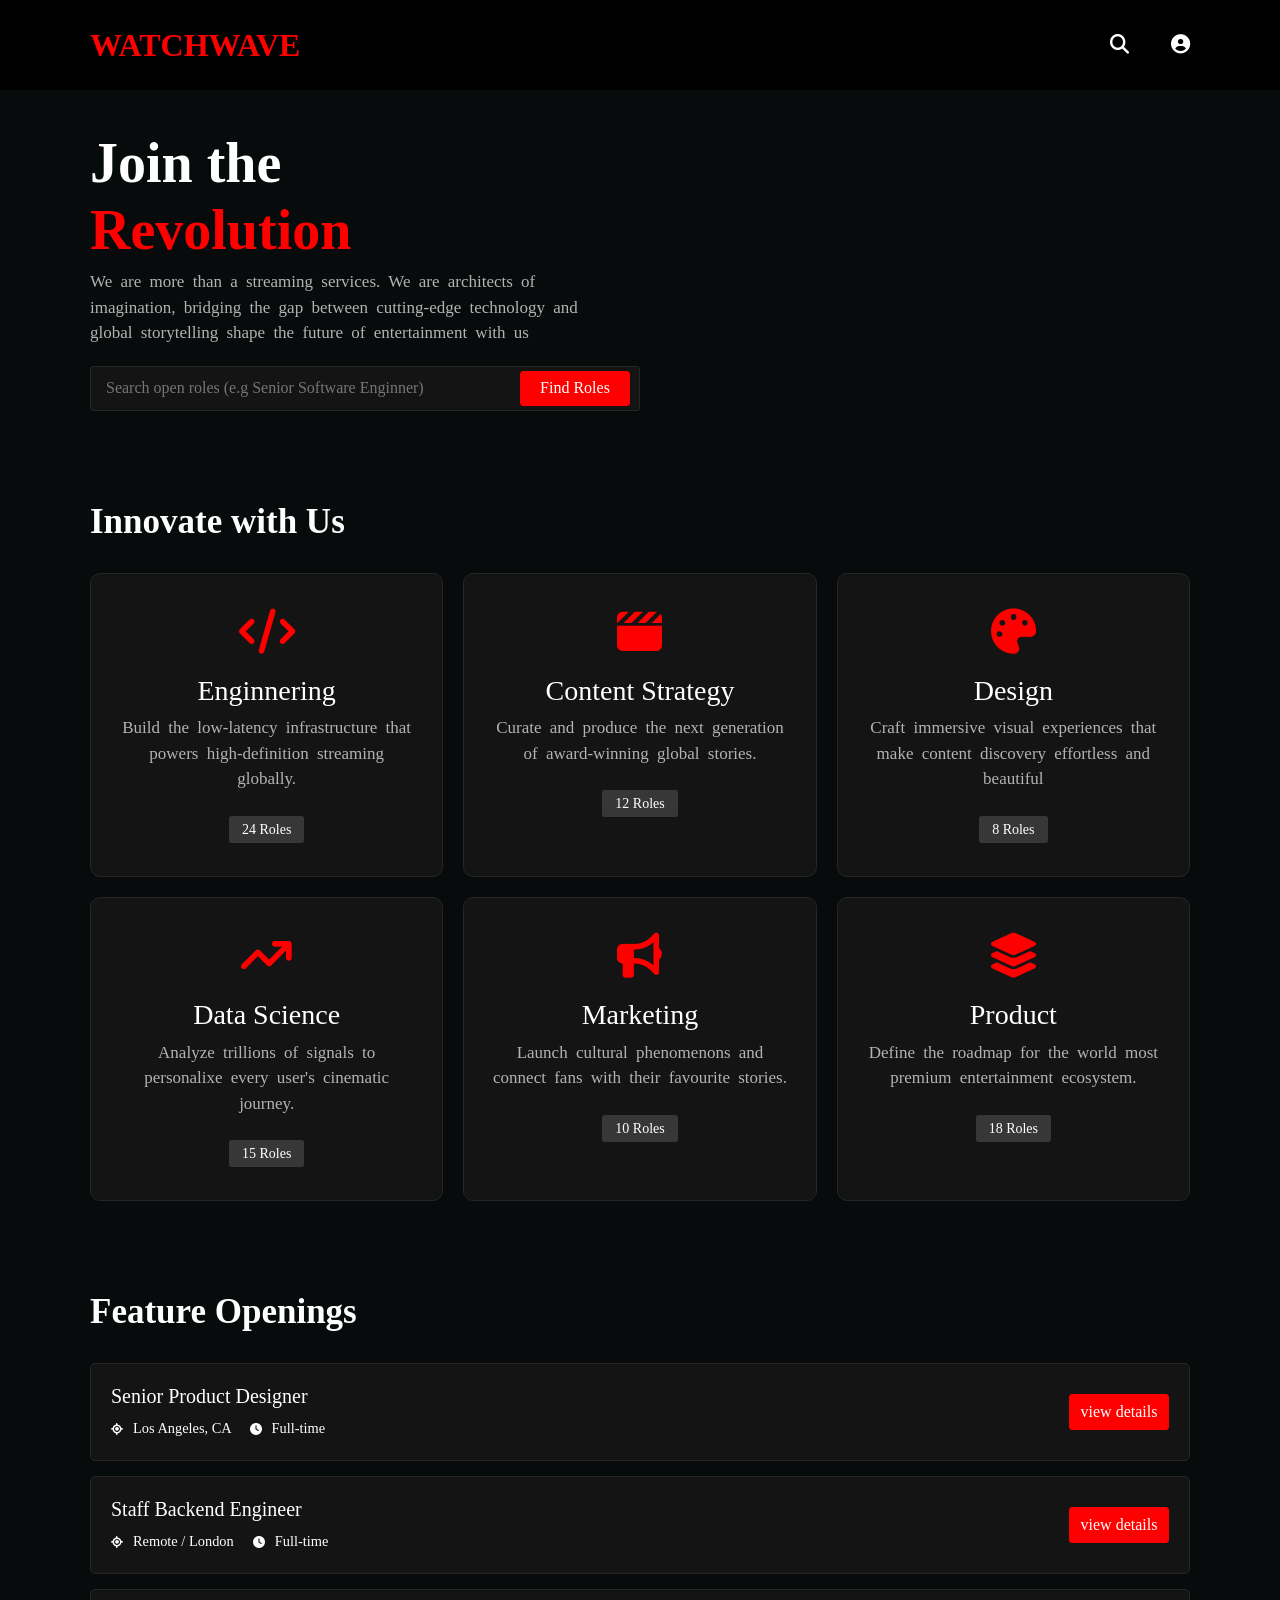
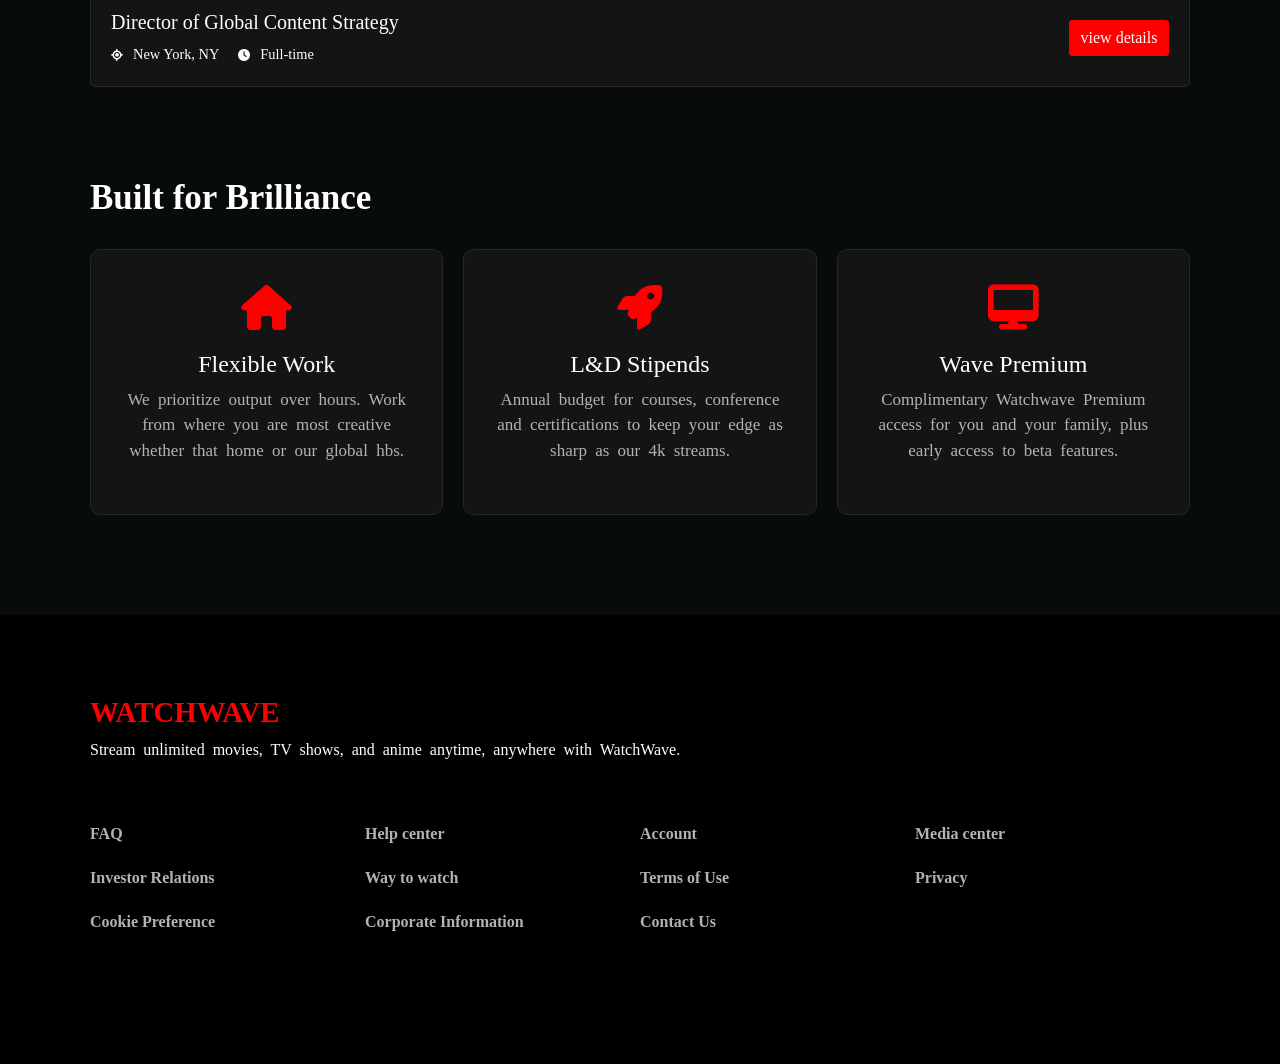
<file: HTML/07-job.html>
<!DOCTYPE html>
<html lang="en">

<head>
    <meta charset="UTF-8">
    <meta name="viewport" content="width=device-width, initial-scale=1.0">
    <title>Jobs</title>
    <link rel="stylesheet" href="https://cdnjs.cloudflare.com/ajax/libs/font-awesome/6.5.1/css/all.min.css">
    <link href="https://cdn.jsdelivr.net/npm/bootstrap@5.3.8/dist/css/bootstrap.min.css" rel="stylesheet">
    <link rel="stylesheet" href="https://cdn.jsdelivr.net/npm/bootstrap-icons@1.11.3/font/bootstrap-icons.min.css">
    <link rel="icon" href="../Image/logo.png">
    <link rel="stylesheet" href="../CSS/07-job.css">
</head>

<body>
    <header>
        <nav class="navbar navbar-expand-lg">
            <div class="container">
                <div class="navbar-logo">
                    WATCHWAVE
                </div>

                <div class="navbar-content">
                    <button type="button" aria-label="Search"><i class="fa-solid fa-magnifying-glass"></i></button>
                    <button type="button" aria-label="Profile"><i class="fa-solid fa-circle-user"></i></button>

                </div>
            </div>
        </nav>
    </header>
    <main>
        <section class="hero">
            <div class="container">
                <div class="heading">
                    <h1>Join the <span>Revolution</span></h1>
                    <p>We are more than a streaming services. We are architects of imagination, bridging the gap between
                        cutting-edge technology and global storytelling shape the future of entertainment with us</p>
                </div>
                <form>
                    <button>Find Roles</button>
                    <input type="search" aria-label="search"
                        placeholder="Search open roles (e.g Senior Software Enginner)">
                </form>
            </div>
        </section>
        <section class="department">
            <div class="container">
                <h2>Innovate with Us</h2>
                <div class="department-container">
                    <div class="department-card">
                        <i class="fa-solid fa-code"></i>
                        <h3>Enginnering</h3>
                        <p>Build the low-latency infrastructure that powers high-definition streaming globally.</p>
                        <a href="#">24 Roles</a>
                    </div>
                    <div class="department-card">
                        <i class="fa-solid fa-clapperboard"></i>
                        <h3>Content Strategy</h3>
                        <p>Curate and produce the next generation of award-winning global stories.</p>
                        <a href="#">12 Roles</a>
                    </div>
                    <div class="department-card">
                        <i class="fa-solid fa-palette"></i>
                        <h3>Design</h3>
                        <p>Craft immersive visual experiences that make content discovery effortless and beautiful</p>
                        <a href="#">8 Roles</a>
                    </div>
                    <div class="department-card">
                        <i class="fa-solid fa-arrow-trend-up"></i>
                        <h3>Data Science</h3>
                        <p>Analyze trillions of signals to personalixe every user's cinematic journey.</p>
                        <a href="#">15 Roles</a>
                    </div>
                    <div class="department-card">
                        <i class="fa-solid fa-bullhorn"></i>
                        <h3>Marketing</h3>
                        <p>Launch cultural phenomenons and connect fans with their favourite stories.</p>
                        <a href="#">10 Roles</a>
                    </div>
                    <div class="department-card">
                        <i class="fa-solid fa-layer-group"></i>
                        <h3>Product</h3>
                        <p>Define the roadmap for the world most premium entertainment ecosystem.</p>
                        <a href="#">18 Roles</a>
                    </div>
                </div>
            </div>
        </section>
        <section class="openings">
            <div class="container">
                <h2>Feature Openings</h2>
                <div class="openings-container">
                    <div class="openings-card">
                        <div class="card-content">
                            <h5>Senior Product Designer</h5>
                            <span><i class="fa-solid fa-location"></i>Los Angeles, CA </span>
                            <span><i class="fa-solid fa-clock"></i>Full-time</span>
                        </div>
                        <a href="#">view details</a>
                    </div>

                    <div class="openings-card">
                        <div class="card-content">
                            <h5>Staff Backend Engineer</h5>
                            <span><i class="fa-solid fa-location"></i>Remote / London</span>
                            <span><i class="fa-solid fa-clock"></i>Full-time</span>
                        </div>
                        <a href="#">view details</a>
                    </div>

                    <div class="openings-card">
                        <div class="card-content">
                            <h5>Director of Global Content Strategy</h5>
                            <span><i class="fa-solid fa-location"></i>New York, NY</span>
                            <span><i class="fa-solid fa-clock"></i>Full-time</span>
                        </div>
                        <a href="#">view details</a>
                    </div>
                </div>
            </div>
        </section>
        <section class="perks">
            <div class="container">
                <h2>Built for Brilliance</h2>
                <div class="perks-container">
                    <div class="perks-card">
                        <i class="fa-solid fa-house"></i>
                        <h4>Flexible Work</h4>
                        <p>We prioritize output over hours. Work from where you are most creative whether that home or
                            our global hbs.</p>
                    </div>
                    <div class="perks-card">
                        <i class="fa-solid fa-rocket"></i>
                        <h4>L&D Stipends</h4>
                        <p>Annual budget for courses, conference and certifications to keep your edge as sharp as our 4k
                            streams.</p>
                    </div>
                    <div class="perks-card">
                        <i class="fa-solid fa-desktop"></i>
                        <h4>Wave Premium</h4>
                        <p>Complimentary Watchwave Premium access for you and your family, plus early access to beta
                            features.</p>
                    </div>
                </div>
            </div>
        </section>
    </main>
    <footer>
        <div class="container">
            <div class="footer-logo">
                <h2>WATCHWAVE</h2>
                <p>
                    Stream unlimited movies, TV shows, and anime anytime, anywhere with WatchWave.
                </p>
            </div>
            <div class="footer-item">
                <ul>
                    <li><a href="../HTML/02-faq.html">FAQ</a></li>
                    <li><a href="../HTML/06-investor.html">Investor Relations</a></li>
                    <li><a href="../HTML/11-cookie.html">Cookie Preference</a></li>

                </ul>
                <ul>
                    <li><a href="../HTML/03-help-center.html">Help center</a></li>
                    <li><a href="../HTML/08-way-to-watch.html">Way to watch</a></li>
                    <li><a href="../HTML/12-corporate.html">Corporate Information</a></li>

                </ul>
                <ul>
                    <li><a href="../HTML/04-sign-in.html">Account</a></li>
                    <li><a href="../HTML/09-term-of-use.html">Terms of Use</a></li>
                    <li><a href="../HTML/13-contact-us.html">Contact Us</a></li>
                </ul>
                <ul>
                    <li><a href="../HTML/05-media-center.html">Media center</a></li>
                    <li><a href="../HTML/10-privacy.html">Privacy</a></li>
                </ul>
            </div>

        </div>
    </footer>
    <script src="https://cdn.jsdelivr.net/npm/bootstrap@5.3.8/dist/js/bootstrap.bundle.min.js"></script>
</body>

</html>
</file>
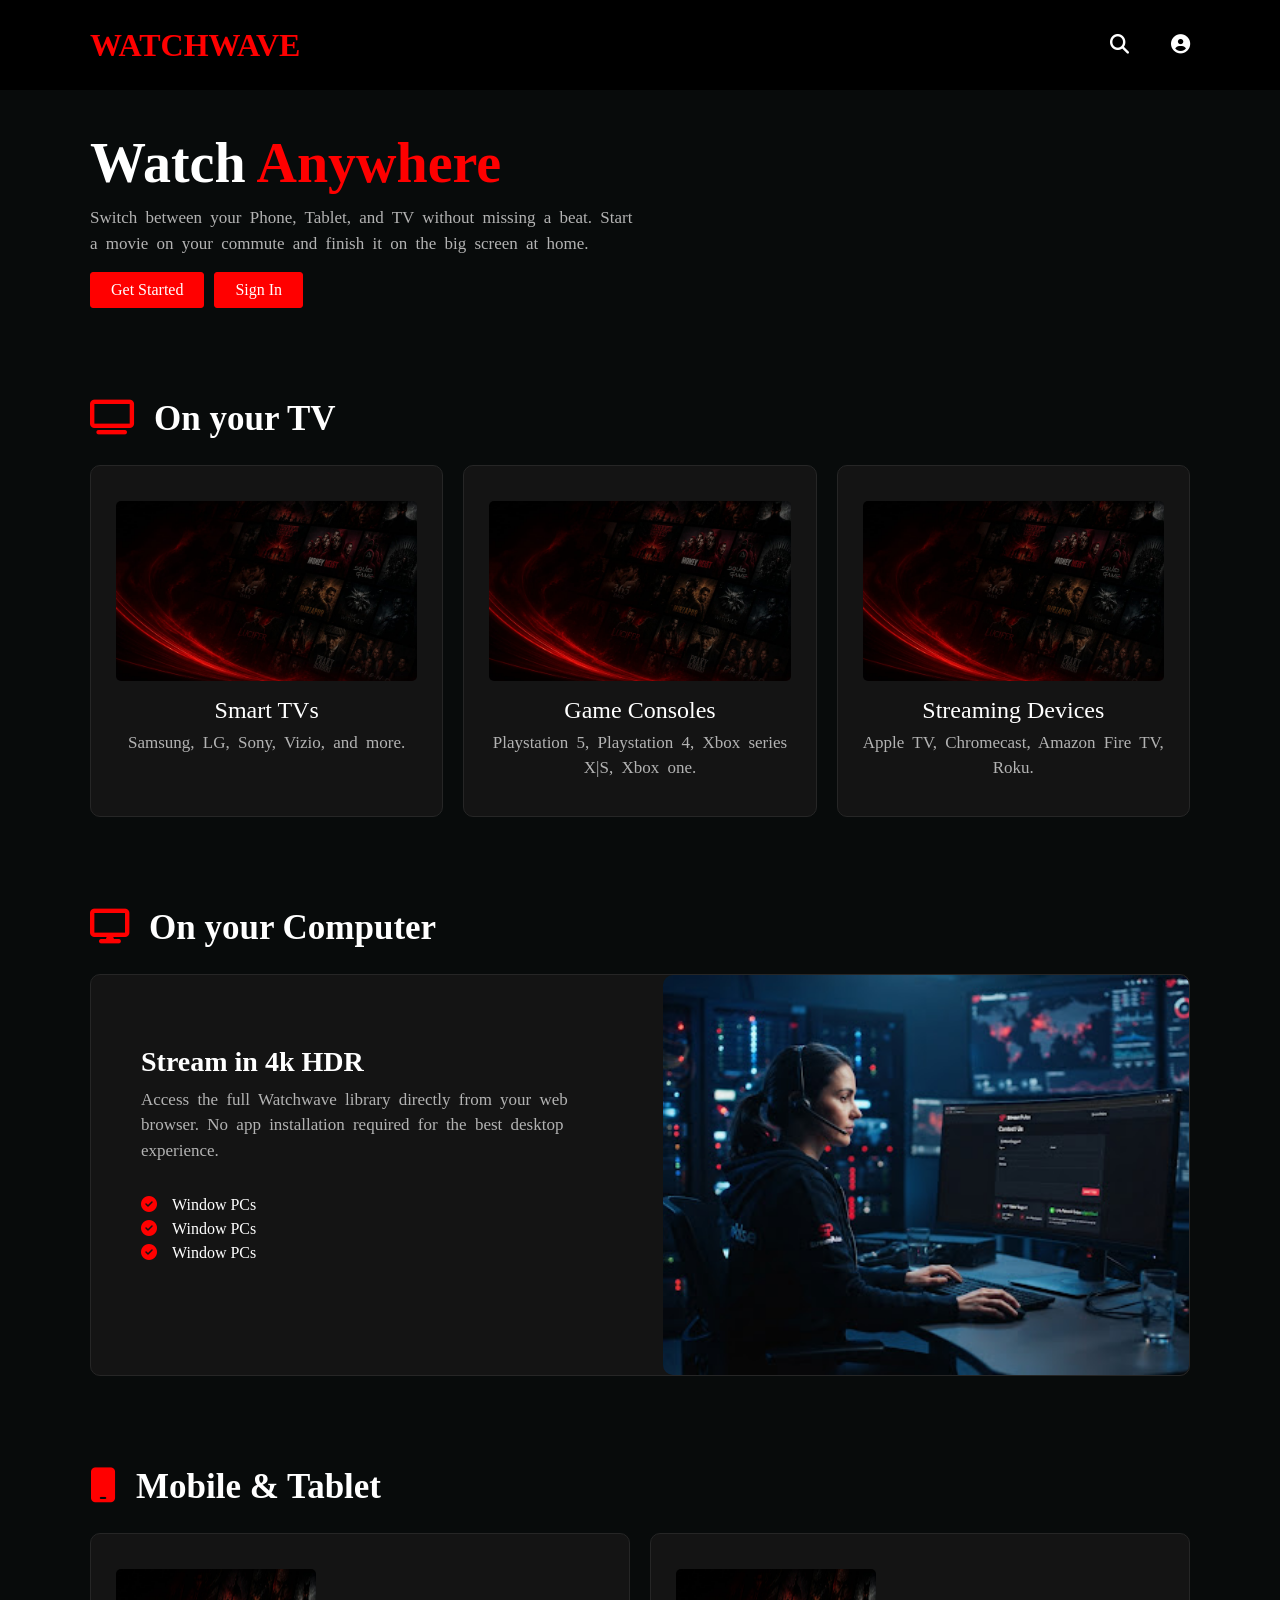
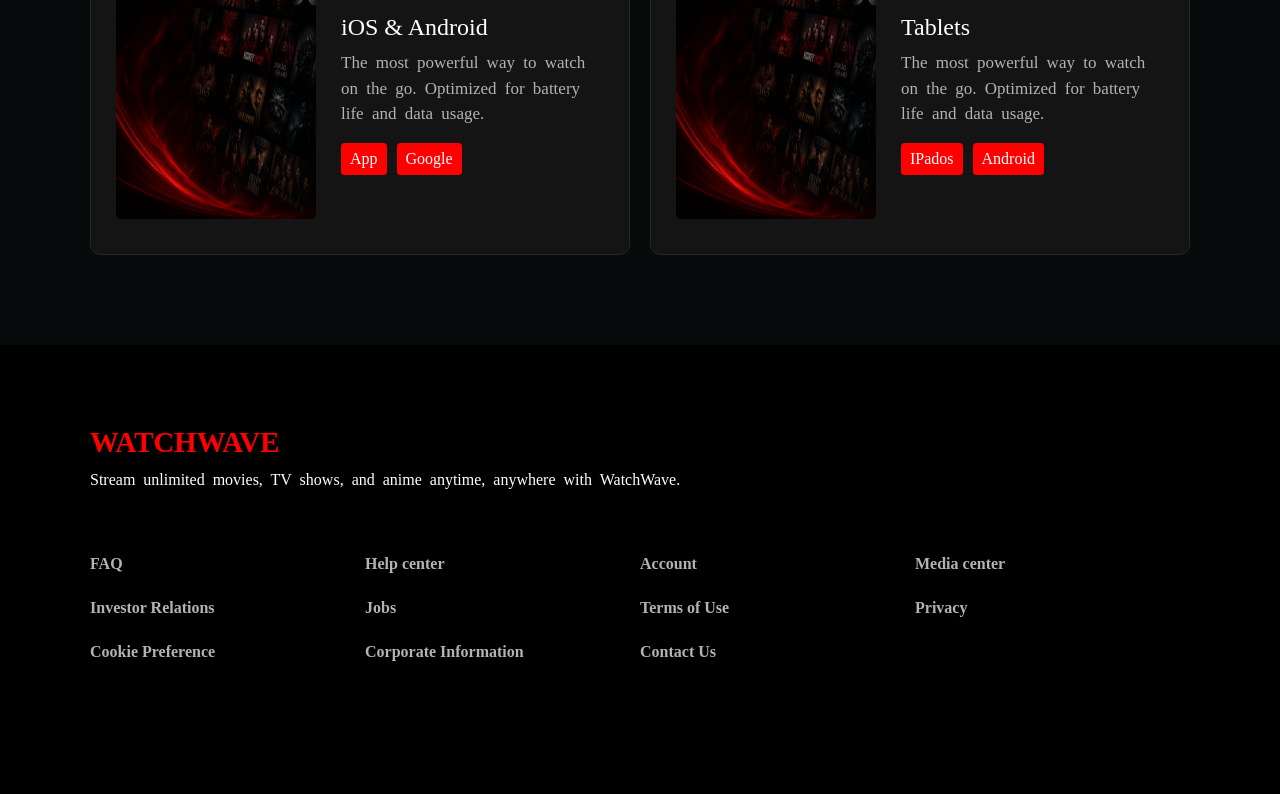
<file: HTML/08-way-to-watch.html>
<!DOCTYPE html>
<html lang="en">

<head>
    <meta charset="UTF-8">
    <meta name="viewport" content="width=device-width, initial-scale=1.0">
    <title>Ways-to-Watch</title>
    <link rel="stylesheet" href="https://cdnjs.cloudflare.com/ajax/libs/font-awesome/6.5.1/css/all.min.css">
    <link href="https://cdn.jsdelivr.net/npm/bootstrap@5.3.8/dist/css/bootstrap.min.css" rel="stylesheet">
    <link rel="stylesheet" href="https://cdn.jsdelivr.net/npm/bootstrap-icons@1.11.3/font/bootstrap-icons.min.css">
    <link rel="icon" href="../Image/logo.png">
    <link rel="stylesheet" href="../CSS/08-way-to-watch.css">
</head>

<body>
    <header>
        <nav class="navbar navbar-expand-lg">
            <div class="container">
                <div class="navbar-logo">
                    WATCHWAVE
                </div>

                <div class="navbar-content">
                    <button type="button" aria-label="Search"><i class="fa-solid fa-magnifying-glass"></i></button>
                    <button type="button" aria-label="Profile"><i class="fa-solid fa-circle-user"></i></button>

                </div>
            </div>
        </nav>
    </header>
    <main>
        <section class="hero">
            <div class="container">
                <div class="heading">
                    <h1>Watch <span>Anywhere</span></h1>
                    <p>Switch between your Phone, Tablet, and TV without missing a beat. Start a movie on your commute
                        and
                        finish it on the big screen at home.</p>
                    <div class="button">

                        <a href="#">Get Started</a>
                        <a href="../HTML/04-sign-in.html">Sign In</a>
                    </div>
                </div>
            </div>
        </section>
        <section class="tv">
            <div class="container">
                <h2><i class="fa-solid fa-tv"></i><span>On your TV</span></h2>
                <div class="tv-container">
                    <div class="tv-card">
                        <div class="tv-image">
                            <img src="../Image/Background.png" alt="cards-image">
                        </div>
                        <div class="tv-content">
                            <h4>Smart TVs</h4>
                            <p>Samsung, LG, Sony, Vizio, and more.</p>
                        </div>
                    </div>
                    <div class="tv-card">
                        <div class="tv-image">
                            <img src="../Image/Background.png" alt="cards-image">
                        </div>
                        <div class="tv-content">
                            <h4>Game Consoles</h4>
                            <p>Playstation 5, Playstation 4, Xbox series X|S, Xbox one.</p>
                        </div>
                    </div>
                    <div class="tv-card">
                        <div class="tv-image">
                            <img src="../Image/Background.png" alt="cards-image">
                        </div>
                        <div class="tv-content">
                            <h4>Streaming Devices</h4>
                            <p>Apple TV, Chromecast, Amazon Fire TV, Roku.</p>
                        </div>
                    </div>
                </div>
            </div>
        </section>

        <section class="computer">
            <div class="container">
                <h2><i class="fa-solid fa-display"></i><span>On your Computer</span></h2>
                <div class="computer-container">
                    <div class="left-card">
                        <h3>Stream in 4k HDR</h3>
                        <p>Access the full Watchwave library directly from your web browser. No app installation
                            required for the best desktop experience.</p>
                        <div class="display">
                            <div class="display-screen"><i class="fa-solid fa-circle-check"></i><span>Window PCs</span>
                            </div>
                            <div class="display-screen"><i class="fa-solid fa-circle-check"></i><span>Window PCs</span>
                            </div>
                            <div class="display-screen"><i class="fa-solid fa-circle-check"></i><span>Window PCs</span>
                            </div>
                        </div>
                    </div>
                    <div class="right-card">
                        <img src="../Image/banner.jpg" alt="right-banner">
                    </div>
                </div>
            </div>
        </section>
        <section class="mobile">
            <div class="container">
                <h2><i class="fa-solid fa-mobile"></i><span>Mobile & Tablet</span></h2>
                <div class="mobile-container">
                    <div class="mobile-card">
                        <div class="image">
                            <img src="../Image/Background.png" alt="mobile-banner">
                        </div>
                        <div class="mobile-content">
                            <h5>iOS & Android</h5>
                            <p>The most powerful way to watch on the go. Optimized for battery life and data usage.</p>
                            <div class="download-button">
                                <a href="#">App</a>
                                <a href="#">Google</a>
                            </div>
                        </div>
                    </div>
                    <div class="mobile-card">
                        <div class="image">
                            <img src="../Image/Background.png" alt="mobile-banner">
                        </div>
                        <div class="mobile-content">
                            <h5>Tablets</h5>
                            <p>The most powerful way to watch on the go. Optimized for battery life and data usage.</p>
                            <div class="download-button">
                                <a href="#">IPados</a>
                                <a href="#">Android</a>
                            </div>
                        </div>
                    </div>
                </div>
            </div>

        </section>
    </main>

    <footer>
        <div class="container">
            <div class="footer-logo">
                <h2>WATCHWAVE</h2>
                <p>
                    Stream unlimited movies, TV shows, and anime anytime, anywhere with WatchWave.
                </p>
            </div>
            <div class="footer-item">
                <ul>
                    <li><a href="../HTML/02-faq.html">FAQ</a></li>
                    <li><a href="../HTML/06-investor.html">Investor Relations</a></li>
                    <li><a href="../HTML/11-cookie.html">Cookie Preference</a></li>

                </ul>
                <ul>
                    <li><a href="../HTML/03-help-center.html">Help center</a></li>
                     <li><a href="../HTML/07-job.html">Jobs</a></li>
                    <li><a href="../HTML/12-corporate.html">Corporate Information</a></li>

                </ul>
                <ul>
                    <li><a href="../HTML/04-sign-in.html">Account</a></li>
                    <li><a href="../HTML/09-term-of-use.html">Terms of Use</a></li>
                    <li><a href="../HTML/13-contact-us.html">Contact Us</a></li>
                </ul>
                <ul>
                    <li><a href="../HTML/05-media-center.html">Media center</a></li>
                    <li><a href="../HTML/10-privacy.html">Privacy</a></li>
                </ul>
            </div>

        </div>
    </footer>





    <script src="https://cdn.jsdelivr.net/npm/bootstrap@5.3.8/dist/js/bootstrap.bundle.min.js"></script>

</body>

</html>
</file>
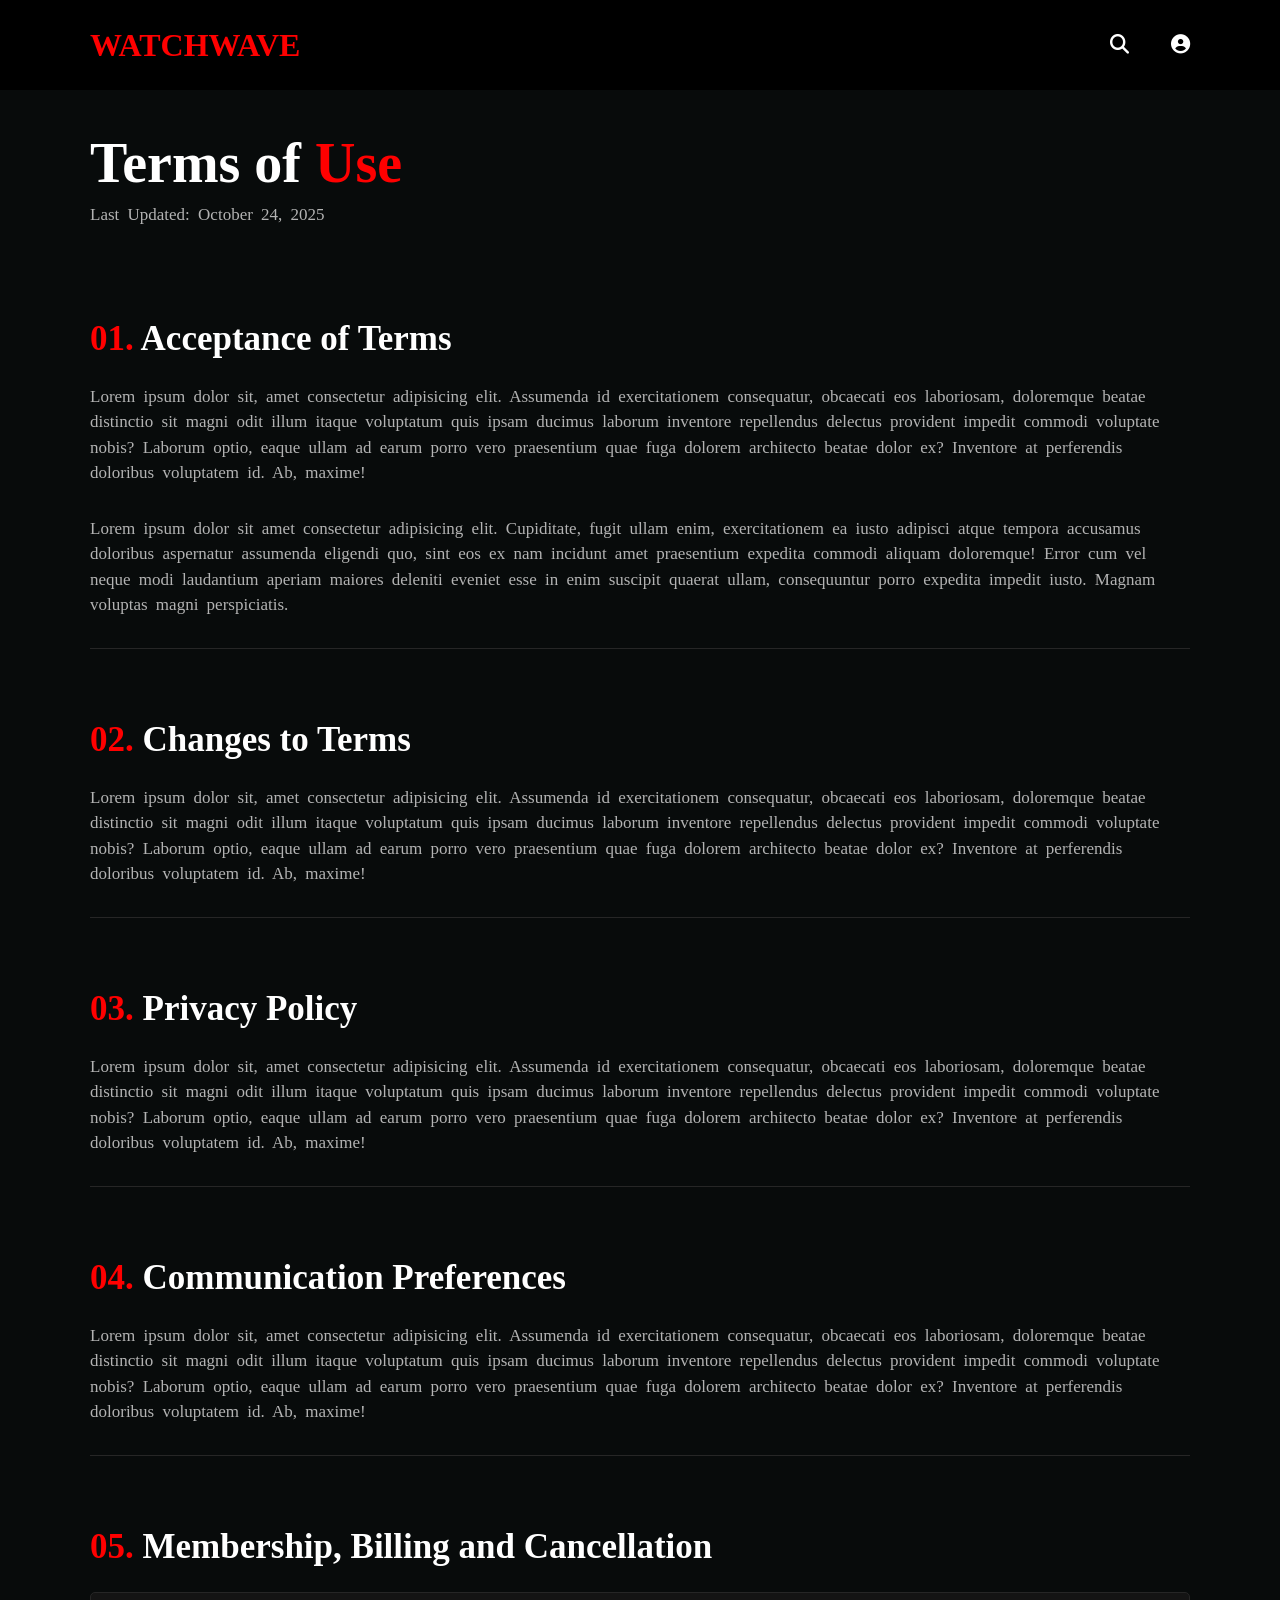
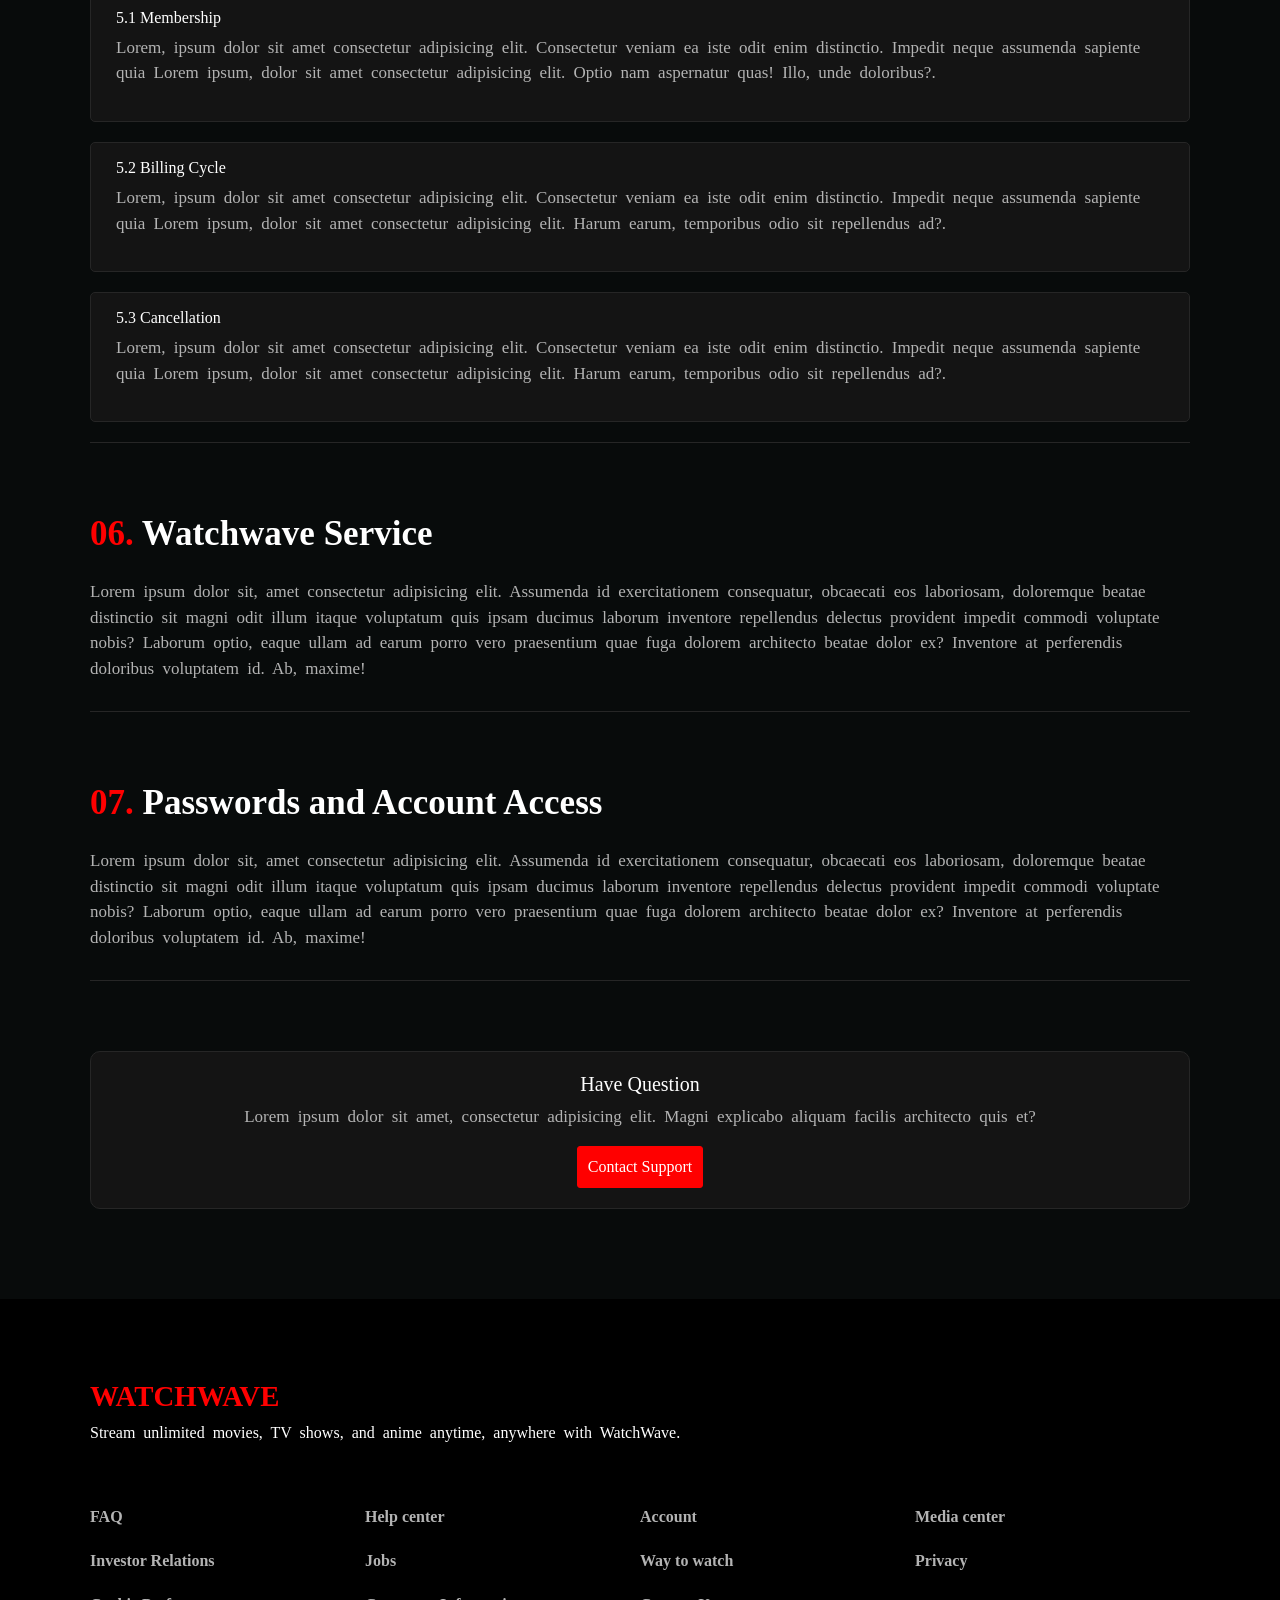
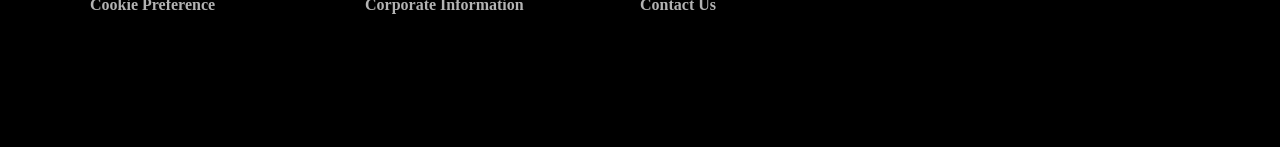
<file: HTML/09-term-of-use.html>
<!DOCTYPE html>
<html lang="en">

<head>
    <meta charset="UTF-8">
    <meta name="viewport" content="width=device-width, initial-scale=1.0">
    <title>Term-of-use</title>
    <link rel="stylesheet" href="https://cdnjs.cloudflare.com/ajax/libs/font-awesome/6.5.1/css/all.min.css">
    <link href="https://cdn.jsdelivr.net/npm/bootstrap@5.3.8/dist/css/bootstrap.min.css" rel="stylesheet">
    <link rel="stylesheet" href="https://cdn.jsdelivr.net/npm/bootstrap-icons@1.11.3/font/bootstrap-icons.min.css">
    <link rel="icon" href="../Image/logo.png">
    <link rel="stylesheet" href="../CSS/09-term-of-use.css">
</head>

<body>
    <header>
        <nav class="navbar navbar-expand-lg">
            <div class="container">
                <div class="navbar-logo">
                    WATCHWAVE
                </div>

                <div class="navbar-content">
                    <button type="button" aria-label="Search"><i class="fa-solid fa-magnifying-glass"></i></button>
                    <button type="button" aria-label="Profile"><i class="fa-solid fa-circle-user"></i></button>

                </div>
            </div>
        </nav>
    </header>
    <main>
        <section class="hero">
            <div class="container">
                <div class="heading">
                    <h1>Terms of <span>Use</span></h1>
                    <p>Last Updated: October 24, 2025</p>
                </div>
            </div>
        </section>
        <section class="information">
            <div class="container">
                <div class="information-container">
                    <div class="information-card">
                        <h2><span>01.</span> Acceptance of Terms</h2>
                        <p>Lorem ipsum dolor sit, amet consectetur adipisicing elit. Assumenda id exercitationem
                            consequatur, obcaecati eos laboriosam, doloremque beatae distinctio sit magni odit illum
                            itaque voluptatum quis ipsam ducimus laborum inventore repellendus delectus provident
                            impedit commodi voluptate nobis? Laborum optio, eaque ullam ad earum porro vero praesentium
                            quae fuga dolorem architecto beatae dolor ex? Inventore at perferendis doloribus voluptatem
                            id. Ab, maxime!</p>
                        <p>Lorem ipsum dolor sit amet consectetur adipisicing elit. Cupiditate, fugit ullam enim,
                            exercitationem ea iusto adipisci atque tempora accusamus doloribus aspernatur assumenda
                            eligendi quo, sint eos ex nam incidunt amet praesentium expedita commodi aliquam doloremque!
                            Error cum vel neque modi laudantium aperiam maiores deleniti eveniet esse in enim suscipit
                            quaerat ullam, consequuntur porro expedita impedit iusto. Magnam voluptas magni
                            perspiciatis.</p>
                    </div>
                    <div class="information-card">
                        <h2><span>02.</span> Changes to Terms</h2>
                        <p>Lorem ipsum dolor sit, amet consectetur adipisicing elit. Assumenda id exercitationem
                            consequatur, obcaecati eos laboriosam, doloremque beatae distinctio sit magni odit illum
                            itaque voluptatum quis ipsam ducimus laborum inventore repellendus delectus provident
                            impedit commodi voluptate nobis? Laborum optio, eaque ullam ad earum porro vero praesentium
                            quae fuga dolorem architecto beatae dolor ex? Inventore at perferendis doloribus voluptatem
                            id. Ab, maxime!</p>
                    </div>
                    <div class="information-card">
                        <h2><span>03.</span> Privacy Policy</h2>
                        <p>Lorem ipsum dolor sit, amet consectetur adipisicing elit. Assumenda id exercitationem
                            consequatur, obcaecati eos laboriosam, doloremque beatae distinctio sit magni odit illum
                            itaque voluptatum quis ipsam ducimus laborum inventore repellendus delectus provident
                            impedit commodi voluptate nobis? Laborum optio, eaque ullam ad earum porro vero praesentium
                            quae fuga dolorem architecto beatae dolor ex? Inventore at perferendis doloribus voluptatem
                            id. Ab, maxime!</p>
                    </div>
                    <div class="information-card">
                        <h2><span>04.</span> Communication Preferences</h2>
                        <p>Lorem ipsum dolor sit, amet consectetur adipisicing elit. Assumenda id exercitationem
                            consequatur, obcaecati eos laboriosam, doloremque beatae distinctio sit magni odit illum
                            itaque voluptatum quis ipsam ducimus laborum inventore repellendus delectus provident
                            impedit commodi voluptate nobis? Laborum optio, eaque ullam ad earum porro vero praesentium
                            quae fuga dolorem architecto beatae dolor ex? Inventore at perferendis doloribus voluptatem
                            id. Ab, maxime!</p>
                    </div>
                    <div class="information-card">
                        <h2><span>05.</span> Membership, Billing and Cancellation</h2>
                        <div class="box">
                            <h6>5.1 Membership</h6>
                            <p>Lorem, ipsum dolor sit amet consectetur adipisicing elit. Consectetur veniam ea iste odit
                                enim distinctio. Impedit neque assumenda sapiente quia Lorem ipsum, dolor sit amet
                                consectetur adipisicing elit. Optio nam aspernatur quas! Illo, unde doloribus?.</p>
                        </div>
                        <div class="box">
                            <h6>5.2 Billing Cycle</h6>
                            <p>Lorem, ipsum dolor sit amet consectetur adipisicing elit. Consectetur veniam ea iste odit
                                enim distinctio. Impedit neque assumenda sapiente quia Lorem ipsum, dolor sit amet
                                consectetur adipisicing elit. Harum earum, temporibus odio sit repellendus ad?.</p>
                        </div>
                        <div class="box">
                            <h6>5.3 Cancellation</h6>
                            <p>Lorem, ipsum dolor sit amet consectetur adipisicing elit. Consectetur veniam ea iste odit
                                enim distinctio. Impedit neque assumenda sapiente quia Lorem ipsum, dolor sit amet
                                consectetur adipisicing elit. Harum earum, temporibus odio sit repellendus ad?.</p>
                        </div>
                    </div>
                    <div class="information-card">
                        <h2><span>06.</span> Watchwave Service</h2>
                        <p>Lorem ipsum dolor sit, amet consectetur adipisicing elit. Assumenda id exercitationem
                            consequatur, obcaecati eos laboriosam, doloremque beatae distinctio sit magni odit illum
                            itaque voluptatum quis ipsam ducimus laborum inventore repellendus delectus provident
                            impedit commodi voluptate nobis? Laborum optio, eaque ullam ad earum porro vero praesentium
                            quae fuga dolorem architecto beatae dolor ex? Inventore at perferendis doloribus voluptatem
                            id. Ab, maxime!</p>
                    </div>
                    <div class="information-card">
                        <h2><span>07.</span> Passwords and Account Access</h2>
                        <p>Lorem ipsum dolor sit, amet consectetur adipisicing elit. Assumenda id exercitationem
                            consequatur, obcaecati eos laboriosam, doloremque beatae distinctio sit magni odit illum
                            itaque voluptatum quis ipsam ducimus laborum inventore repellendus delectus provident
                            impedit commodi voluptate nobis? Laborum optio, eaque ullam ad earum porro vero praesentium
                            quae fuga dolorem architecto beatae dolor ex? Inventore at perferendis doloribus voluptatem
                            id. Ab, maxime!</p>
                    </div>
                </div>
            </div>
        </section>
        <section class="contact">
            <div class="container">
                <div class="contact-box">
                    <div class="contact-content">
                        <h5>Have Question</h5>
                        <p>Lorem ipsum dolor sit amet, consectetur adipisicing elit. Magni explicabo aliquam facilis
                            architecto quis et?</p>
                    </div>
                    <div class="support-button">
                        <a href="#">Contact Support</a>
                    </div>
                </div>
            </div>
        </section>

    </main>
    <footer>
        <div class="container">
            <div class="footer-logo">
                <h2>WATCHWAVE</h2>
                <p>
                    Stream unlimited movies, TV shows, and anime anytime, anywhere with WatchWave.
                </p>
            </div>
            <div class="footer-item">
                <ul>
                    <li><a href="../HTML/02-faq.html">FAQ</a></li>
                    <li><a href="../HTML/06-investor.html">Investor Relations</a></li>
                    <li><a href="../HTML/11-cookie.html">Cookie Preference</a></li>

                </ul>
                <ul>
                    <li><a href="../HTML/03-help-center.html">Help center</a></li>
                    <li><a href="../HTML/07-job.html">Jobs</a></li>
                    <li><a href="../HTML/12-corporate.html">Corporate Information</a></li>

                </ul>
                <ul>
                    <li><a href="../HTML/04-sign-in.html">Account</a></li>
                    <li><a href="../HTML/08-way-to-watch.html">Way to watch</a></li>
                    <li><a href="../HTML/13-contact-us.html">Contact Us</a></li>
                </ul>
                <ul>
                    <li><a href="../HTML/05-media-center.html">Media center</a></li>
                    <li><a href="../HTML/10-privacy.html">Privacy</a></li>
                </ul>
            </div>

        </div>
    </footer>




    <script src="https://cdn.jsdelivr.net/npm/bootstrap@5.3.8/dist/js/bootstrap.bundle.min.js"></script>

</body>

</html>
</file>
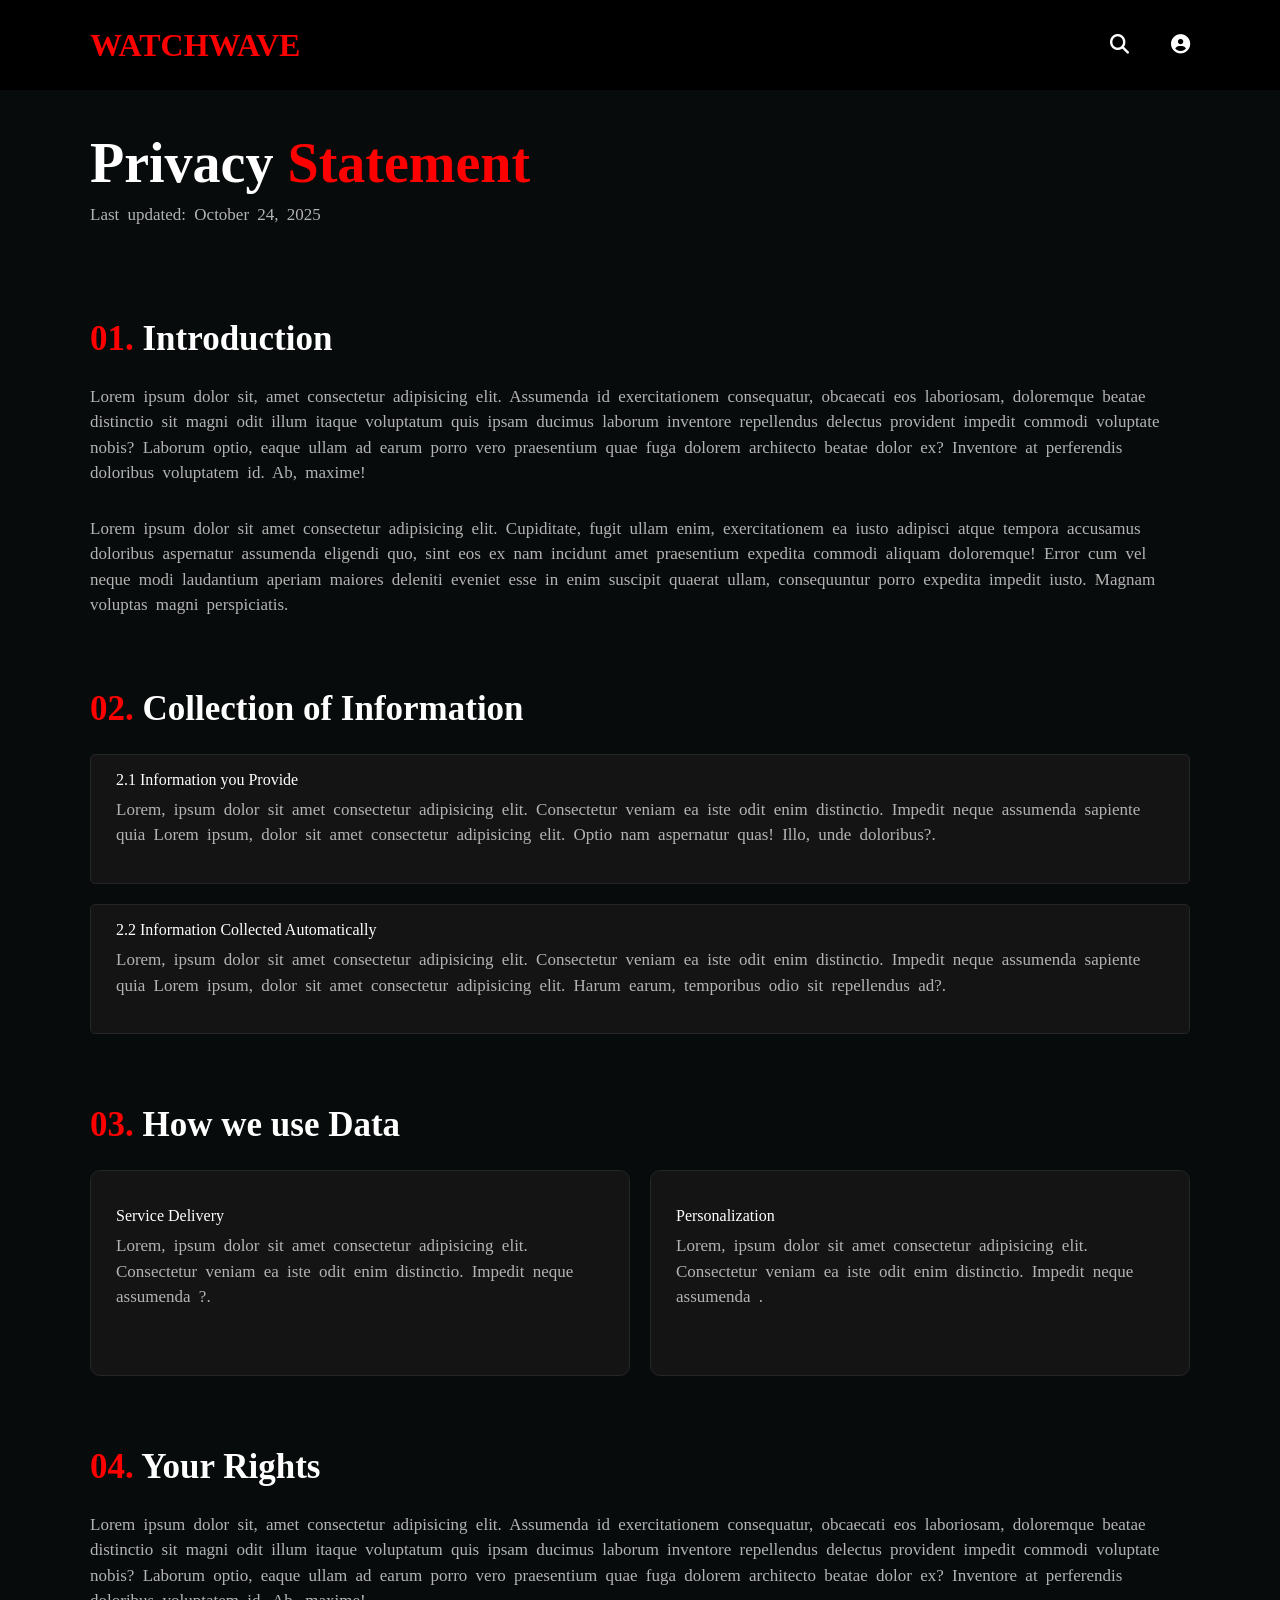
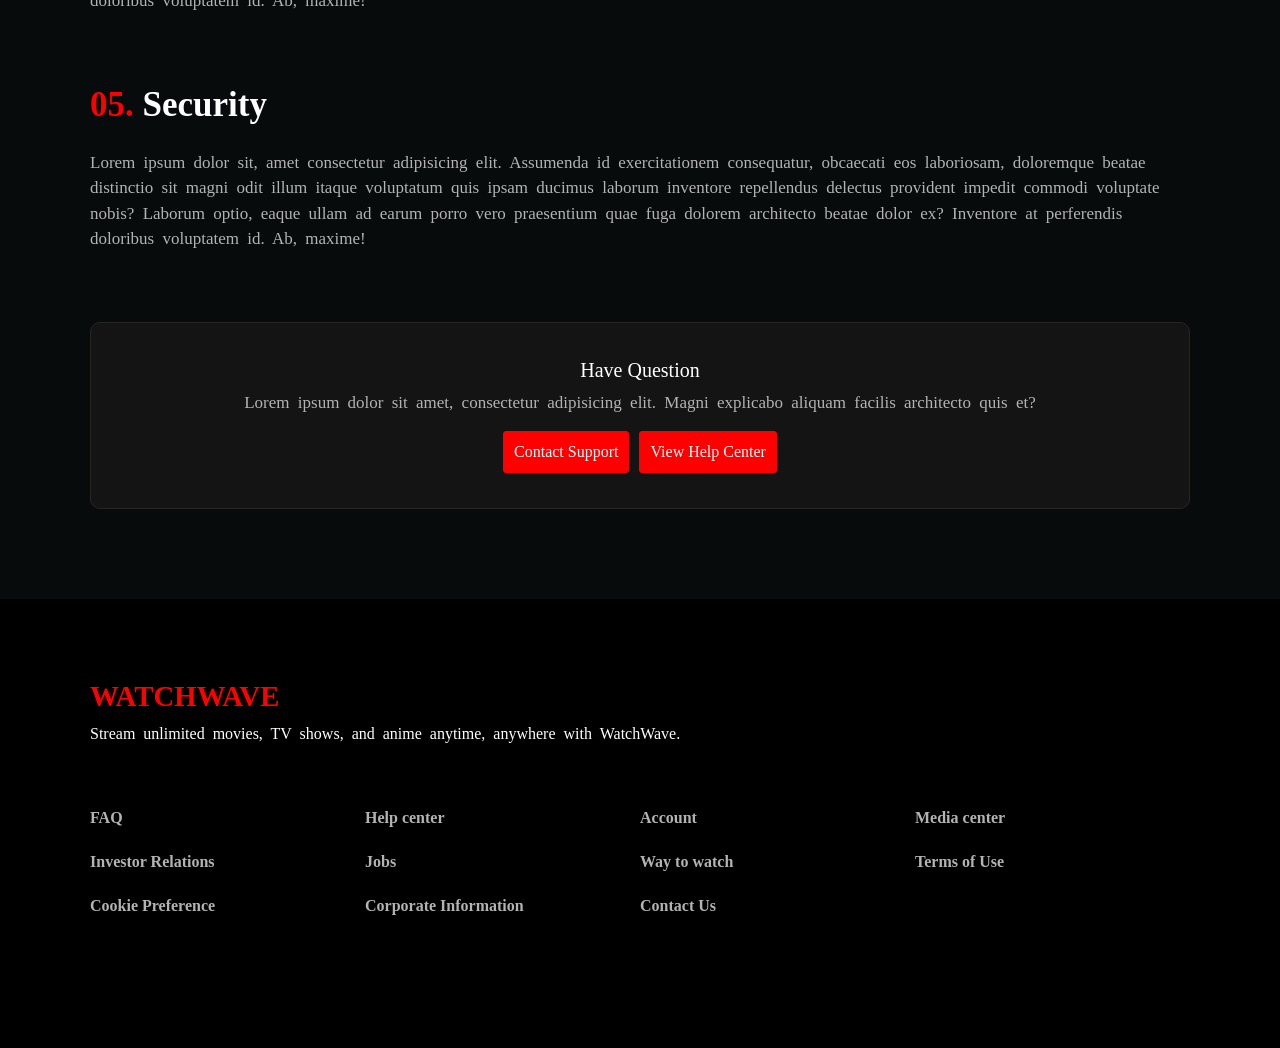
<file: HTML/10-privacy.html>
<!DOCTYPE html>
<html lang="en">

<head>
    <meta charset="UTF-8">
    <meta name="viewport" content="width=device-width, initial-scale=1.0">
    <title>Privacy</title>
    <link rel="stylesheet" href="https://cdnjs.cloudflare.com/ajax/libs/font-awesome/6.5.1/css/all.min.css">
    <link href="https://cdn.jsdelivr.net/npm/bootstrap@5.3.8/dist/css/bootstrap.min.css" rel="stylesheet">
    <link rel="stylesheet" href="https://cdn.jsdelivr.net/npm/bootstrap-icons@1.11.3/font/bootstrap-icons.min.css">
    <link rel="icon" href="../Image/logo.png">
    <link rel="stylesheet" href="../CSS/10-privacy.css">
</head>

<body>
    <header>
        <nav class="navbar navbar-expand-lg">
            <div class="container">

                <div class="navbar-logo">
                    WATCHWAVE
                </div>

                <div class="navbar-content">
                    <button type="button" aria-label="Search"><i class="fa-solid fa-magnifying-glass"></i></button>
                    <button type="button" aria-label="Profile"><i class="fa-solid fa-circle-user"></i></button>

                </div>
            </div>
        </nav>
    </header>
    <main>
        <section class="hero">
            <div class="container">
                <div class="heading">
                    <h1>Privacy <span>Statement</span></h1>
                    <p>Last updated: October 24, 2025</p>
                </div>
            </div>
        </section>
        <section class="information">
            <div class="container">
                <div class="information-container">
                    <div class="information-card">
                        <h2><span>01.</span> Introduction</h2>
                        <p>Lorem ipsum dolor sit, amet consectetur adipisicing elit. Assumenda id exercitationem
                            consequatur, obcaecati eos laboriosam, doloremque beatae distinctio sit magni odit illum
                            itaque voluptatum quis ipsam ducimus laborum inventore repellendus delectus provident
                            impedit commodi voluptate nobis? Laborum optio, eaque ullam ad earum porro vero praesentium
                            quae fuga dolorem architecto beatae dolor ex? Inventore at perferendis doloribus voluptatem
                            id. Ab, maxime!</p>
                        <p>Lorem ipsum dolor sit amet consectetur adipisicing elit. Cupiditate, fugit ullam enim,
                            exercitationem ea iusto adipisci atque tempora accusamus doloribus aspernatur assumenda
                            eligendi quo, sint eos ex nam incidunt amet praesentium expedita commodi aliquam doloremque!
                            Error cum vel neque modi laudantium aperiam maiores deleniti eveniet esse in enim suscipit
                            quaerat ullam, consequuntur porro expedita impedit iusto. Magnam voluptas magni
                            perspiciatis.</p>
                    </div>
                    <div class="information-card">
                        <h2><span>02.</span> Collection of Information</h2>
                        <div class="box">
                            <h6>2.1 Information you Provide</h6>
                            <p>Lorem, ipsum dolor sit amet consectetur adipisicing elit. Consectetur veniam ea iste odit
                                enim distinctio. Impedit neque assumenda sapiente quia Lorem ipsum, dolor sit amet
                                consectetur adipisicing elit. Optio nam aspernatur quas! Illo, unde doloribus?.</p>
                        </div>
                        <div class="box">
                            <h6>2.2 Information Collected Automatically</h6>
                            <p>Lorem, ipsum dolor sit amet consectetur adipisicing elit. Consectetur veniam ea iste odit
                                enim distinctio. Impedit neque assumenda sapiente quia Lorem ipsum, dolor sit amet
                                consectetur adipisicing elit. Harum earum, temporibus odio sit repellendus ad?.</p>
                        </div>
                    </div>
                    <div class="information-card">
                        <h2><span>03.</span> How we use Data</h2>
                        <div class="information-detail">
                            <div class="detail-card">
                                <h6>Service Delivery</h6>
                                <p>Lorem, ipsum dolor sit amet consectetur adipisicing elit. Consectetur veniam ea iste
                                    odit
                                    enim distinctio. Impedit neque assumenda ?.</p>
                            </div>
                            <div class="detail-card">
                                <h6>Personalization</h6>
                                <p>Lorem, ipsum dolor sit amet consectetur adipisicing elit. Consectetur veniam ea iste
                                    odit
                                    enim distinctio. Impedit neque assumenda .</p>
                            </div>
                        </div>
                    </div>
                    <div class="information-card">
                        <h2><span>04.</span> Your Rights</h2>
                        <p>Lorem ipsum dolor sit, amet consectetur adipisicing elit. Assumenda id exercitationem
                            consequatur, obcaecati eos laboriosam, doloremque beatae distinctio sit magni odit illum
                            itaque voluptatum quis ipsam ducimus laborum inventore repellendus delectus provident
                            impedit commodi voluptate nobis? Laborum optio, eaque ullam ad earum porro vero praesentium
                            quae fuga dolorem architecto beatae dolor ex? Inventore at perferendis doloribus voluptatem
                            id. Ab, maxime!</p>
                    </div>
                    <div class="information-card">
                        <h2><span>05.</span> Security</h2>
                        <p>Lorem ipsum dolor sit, amet consectetur adipisicing elit. Assumenda id exercitationem
                            consequatur, obcaecati eos laboriosam, doloremque beatae distinctio sit magni odit illum
                            itaque voluptatum quis ipsam ducimus laborum inventore repellendus delectus provident
                            impedit commodi voluptate nobis? Laborum optio, eaque ullam ad earum porro vero praesentium
                            quae fuga dolorem architecto beatae dolor ex? Inventore at perferendis doloribus voluptatem
                            id. Ab, maxime!</p>
                    </div>
                </div>
            </div>
        </section>
        <section class="contact">
            <div class="container">
                <div class="contact-box">
                    <div class="contact-content">
                        <h5>Have Question</h5>
                        <p>Lorem ipsum dolor sit amet, consectetur adipisicing elit. Magni explicabo aliquam facilis
                            architecto quis et?</p>
                    </div>
                    <div class="contact-button">
                        <div class="buttons"><a href="#">Contact Support</a></div>
                        <div class="buttons"><a href="#">View Help Center</a></div>
                    </div>
                </div>
            </div>
        </section>
    </main>
    <footer>
        <div class="container">
            <div class="footer-logo">
                <h2>WATCHWAVE</h2>
                <p>
                    Stream unlimited movies, TV shows, and anime anytime, anywhere with WatchWave.
                </p>
            </div>
            <div class="footer-item">
                <ul>
                    <li><a href="../HTML/02-faq.html">FAQ</a></li>
                    <li><a href="../HTML/06-investor.html">Investor Relations</a></li>
                    <li><a href="../HTML/11-cookie.html">Cookie Preference</a></li>

                </ul>
                <ul>
                    <li><a href="../HTML/03-help-center.html">Help center</a></li>
                    <li><a href="../HTML/07-job.html">Jobs</a></li>
                    <li><a href="../HTML/12-corporate.html">Corporate Information</a></li>

                </ul>
                <ul>
                    <li><a href="../HTML/04-sign-in.html">Account</a></li>
                    <li><a href="../HTML/08-way-to-watch.html">Way to watch</a></li>
                    <li><a href="../HTML/13-contact-us.html">Contact Us</a></li>
                </ul>
                <ul>
                    <li><a href="../HTML/05-media-center.html">Media center</a></li>
                    <li><a href="../HTML/09-term-of-use.html">Terms of Use</a></li>
                </ul>
            </div>

        </div>
    </footer>



    <script src="https://cdn.jsdelivr.net/npm/bootstrap@5.3.8/dist/js/bootstrap.bundle.min.js"></script>

</body>

</html>
</file>
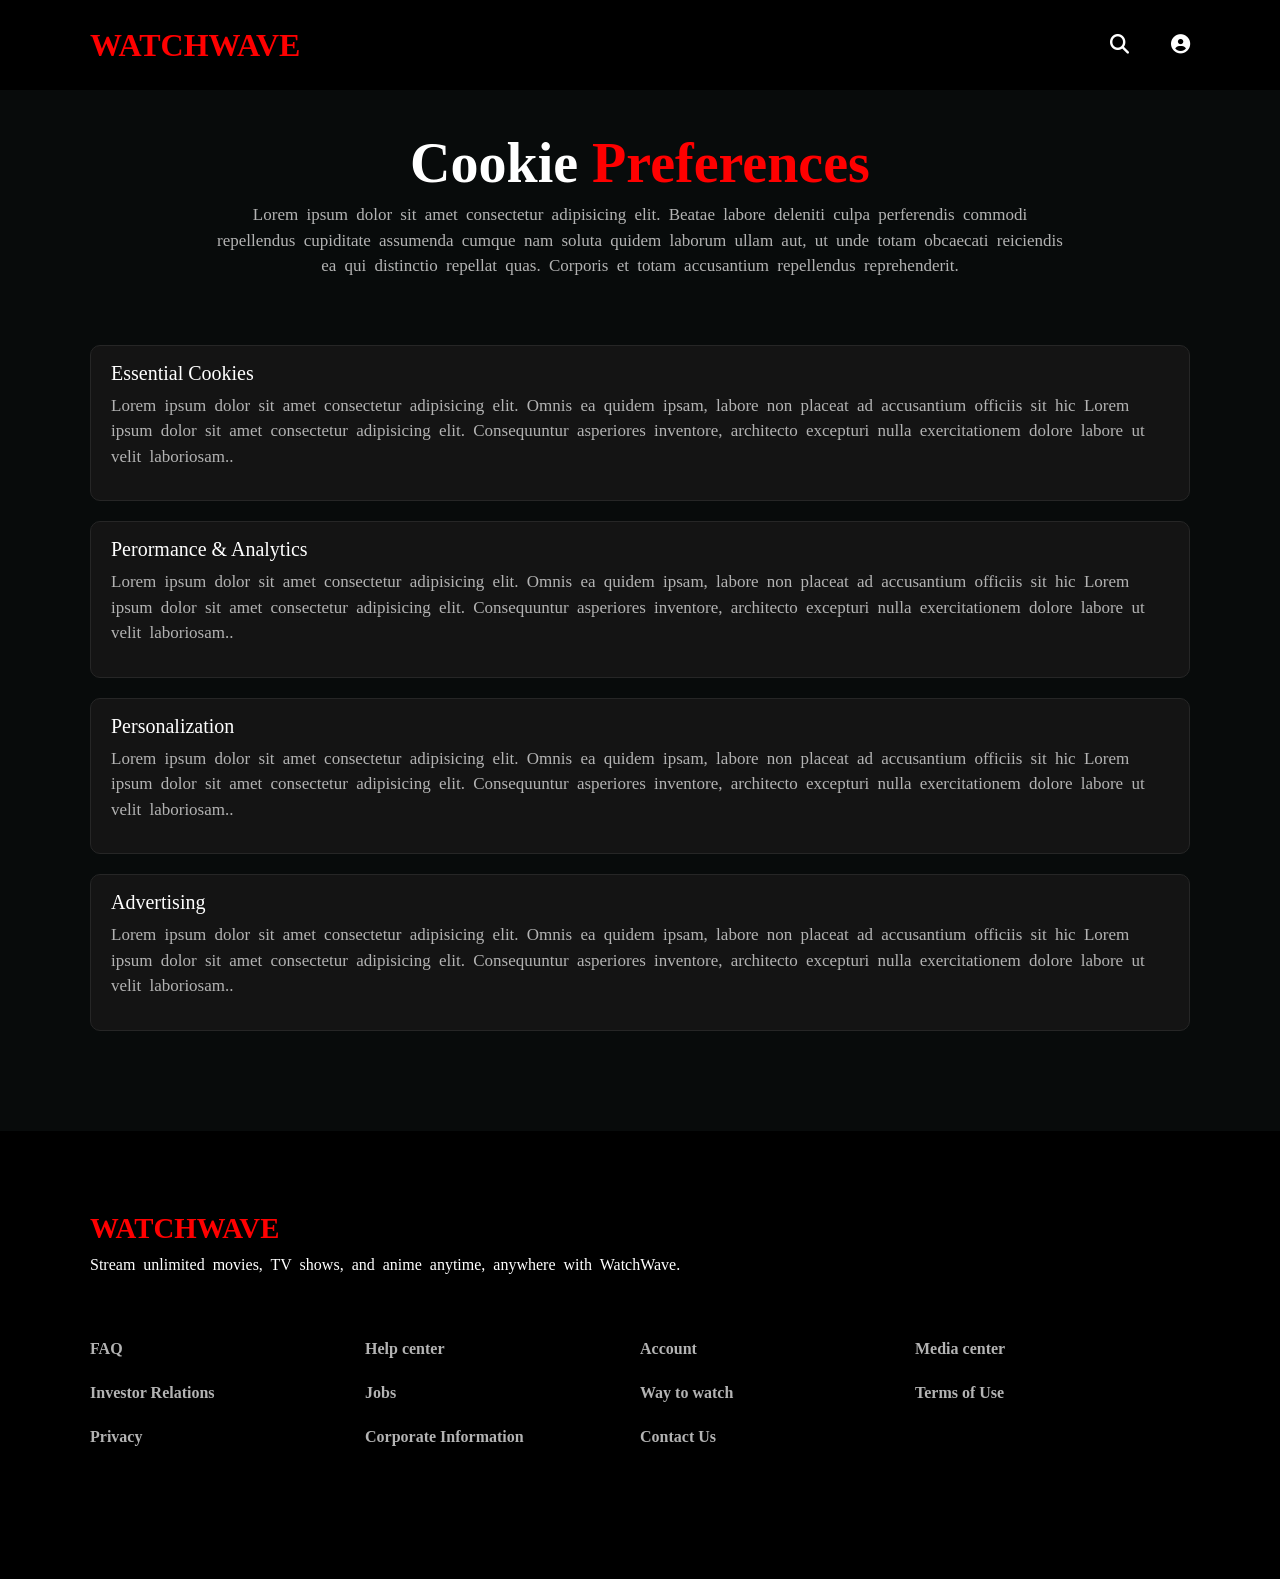
<file: HTML/11-cookie.html>
<!DOCTYPE html>
<html lang="en">

<head>
    <meta charset="UTF-8">
    <meta name="viewport" content="width=device-width, initial-scale=1.0">
    <title>Cookie-Preferences</title>
    <link rel="stylesheet" href="https://cdnjs.cloudflare.com/ajax/libs/font-awesome/6.5.1/css/all.min.css">
    <link href="https://cdn.jsdelivr.net/npm/bootstrap@5.3.8/dist/css/bootstrap.min.css" rel="stylesheet">
    <link rel="stylesheet" href="https://cdn.jsdelivr.net/npm/bootstrap-icons@1.11.3/font/bootstrap-icons.min.css">
    <link rel="icon" href="../Image/logo.png">
    <link rel="stylesheet" href="../CSS/11-cookie.css">
</head>

<body>
    <header>
        <nav class="navbar navbar-expand-lg">
            <div class="container">

                <div class="navbar-logo">
                    WATCHWAVE
                </div>

                <div class="navbar-content">
                    <button type="button" aria-label="Search"><i class="fa-solid fa-magnifying-glass"></i></button>
                    <button type="button" aria-label="Profile"><i class="fa-solid fa-circle-user"></i></button>

                </div>
            </div>
        </nav>
    </header>
    <main>
        <section class="hero">
            <div class="container">
                <div class="heading">
                    <h1>Cookie <span>Preferences</span></h1>
                    <p>Lorem ipsum dolor sit amet consectetur adipisicing elit. Beatae labore deleniti culpa perferendis
                        commodi repellendus cupiditate assumenda cumque nam soluta quidem laborum ullam aut, ut unde
                        totam obcaecati reiciendis ea qui distinctio repellat quas. Corporis et totam accusantium
                        repellendus reprehenderit.</p>
                </div>
                <div class="cookie-card">
                    <div class="info-card">
                        <div class="first-detail">
                            <h5>Essential Cookies</h5>
                            <p>Lorem ipsum dolor sit amet consectetur adipisicing elit. Omnis ea quidem ipsam, labore
                                non placeat ad accusantium officiis sit hic Lorem ipsum dolor sit amet consectetur
                                adipisicing elit. Consequuntur asperiores inventore, architecto excepturi nulla
                                exercitationem dolore labore ut velit laboriosam..</p>
                        </div>
                        <div class="second-detail"></div>
                    </div>
                    <div class="info-card">
                        <div class="first-detail">
                            <h5>Perormance & Analytics</h5>
                            <p>Lorem ipsum dolor sit amet consectetur adipisicing elit. Omnis ea quidem ipsam, labore
                                non placeat ad accusantium officiis sit hic Lorem ipsum dolor sit amet consectetur
                                adipisicing elit. Consequuntur asperiores inventore, architecto excepturi nulla
                                exercitationem dolore labore ut velit laboriosam..</p>
                        </div>
                        <div class="second-detail"></div>
                    </div>
                    <div class="info-card">
                        <div class="first-detail">
                            <h5>Personalization</h5>
                            <p>Lorem ipsum dolor sit amet consectetur adipisicing elit. Omnis ea quidem ipsam, labore
                                non placeat ad accusantium officiis sit hic Lorem ipsum dolor sit amet consectetur
                                adipisicing elit. Consequuntur asperiores inventore, architecto excepturi nulla
                                exercitationem dolore labore ut velit laboriosam..</p>
                        </div>
                        <div class="second-detail"></div>
                    </div>
                    <div class="info-card">
                        <div class="first-detail">
                            <h5>Advertising</h5>
                            <p>Lorem ipsum dolor sit amet consectetur adipisicing elit. Omnis ea quidem ipsam, labore
                                non placeat ad accusantium officiis sit hic Lorem ipsum dolor sit amet consectetur
                                adipisicing elit. Consequuntur asperiores inventore, architecto excepturi nulla
                                exercitationem dolore labore ut velit laboriosam..</p>
                        </div>
                        <div class="second-detail"></div>
                    </div>
                </div>
            </div>

        </section>

    </main>
    <footer>
        <div class="container">
            <div class="footer-logo">
                <h2>WATCHWAVE</h2>
                <p>
                    Stream unlimited movies, TV shows, and anime anytime, anywhere with WatchWave.
                </p>
            </div>
            <div class="footer-item">
                <ul>
                    <li><a href="../HTML/02-faq.html">FAQ</a></li>
                    <li><a href="../HTML/06-investor.html">Investor Relations</a></li>
                    <li><a href="../HTML/10-privacy.html">Privacy</a></li>

                </ul>
                <ul>
                    <li><a href="../HTML/03-help-center.html">Help center</a></li>
                    <li><a href="../HTML/07-job.html">Jobs</a></li>
                    <li><a href="../HTML/12-corporate.html">Corporate Information</a></li>

                </ul>
                <ul>
                    <li><a href="../HTML/04-sign-in.html">Account</a></li>
                    <li><a href="../HTML/08-way-to-watch.html">Way to watch</a></li>
                    <li><a href="../HTML/13-contact-us.html">Contact Us</a></li>
                </ul>
                <ul>
                    <li><a href="../HTML/05-media-center.html">Media center</a></li>
                    <li><a href="../HTML/09-term-of-use.html">Terms of Use</a></li>
                </ul>
            </div>

        </div>
    </footer>

    <script src="https://cdn.jsdelivr.net/npm/bootstrap@5.3.8/dist/js/bootstrap.bundle.min.js"></script>

</body>

</html>
</file>
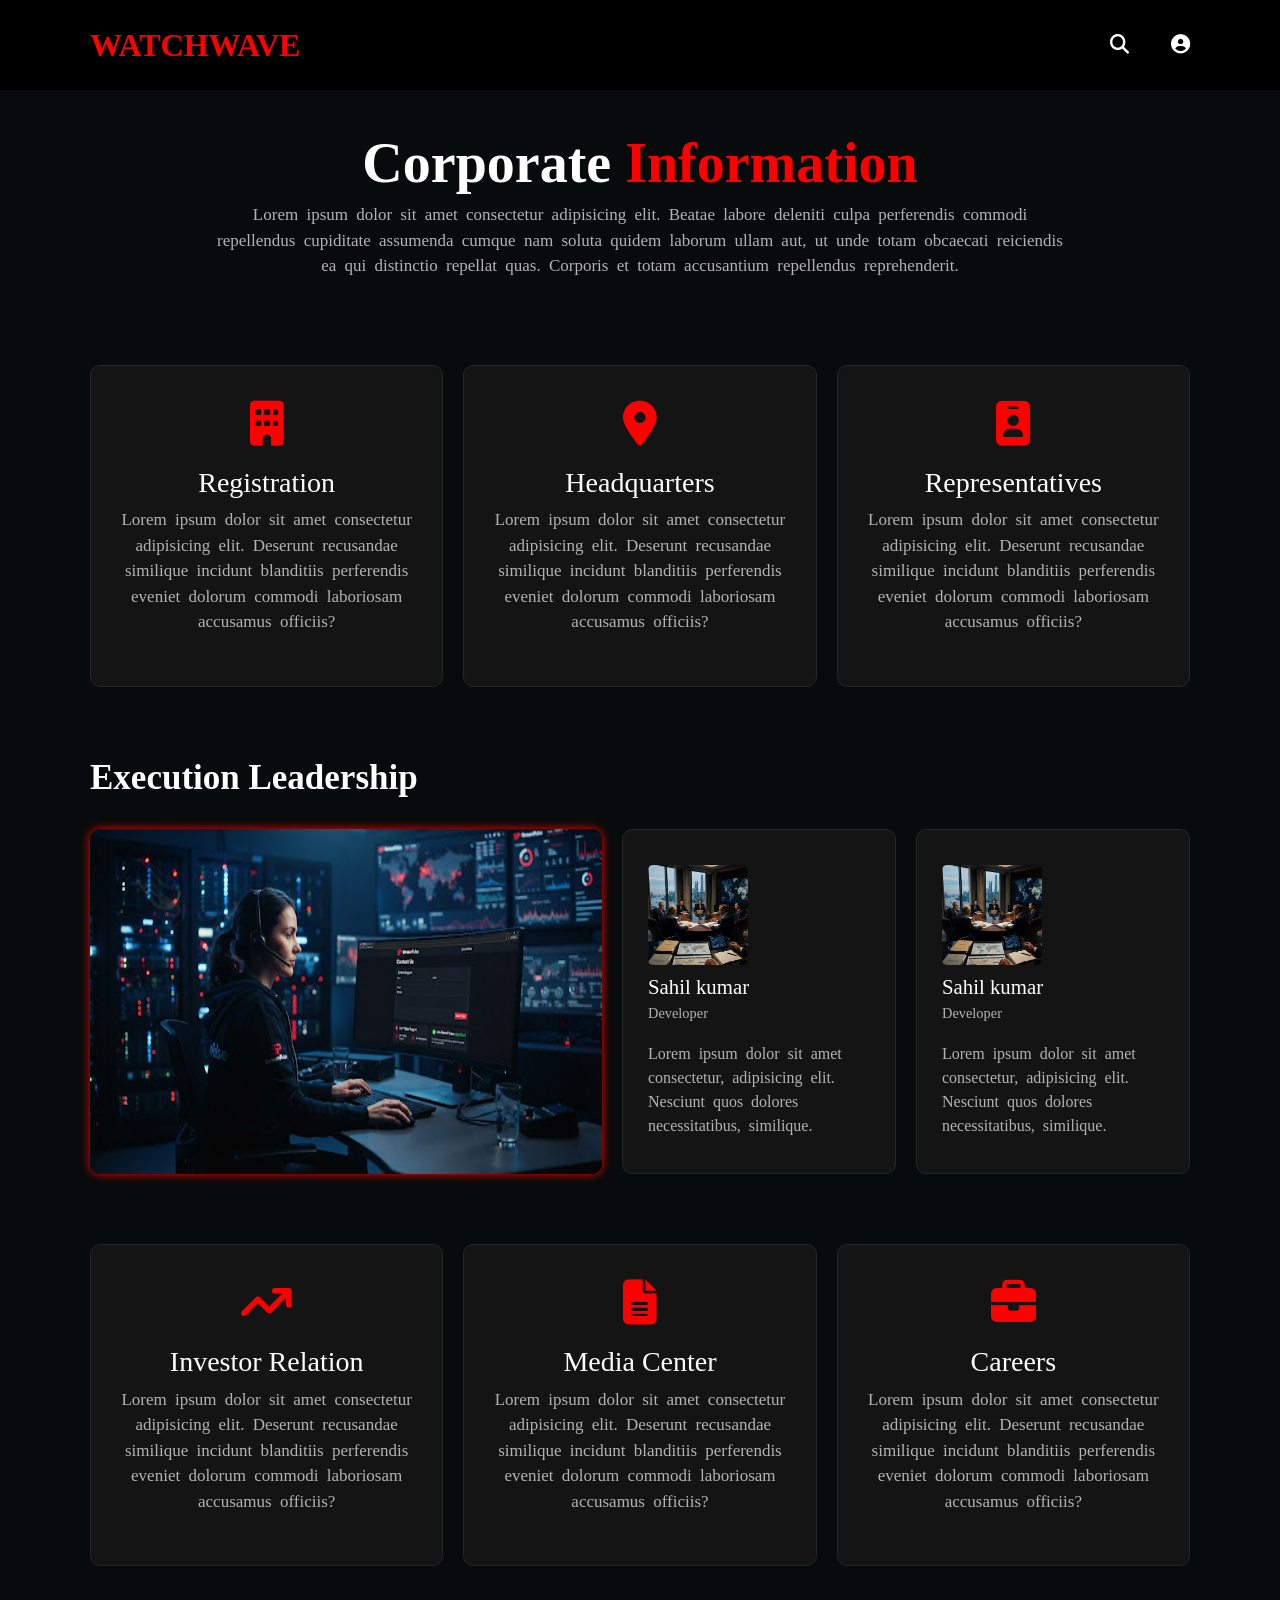
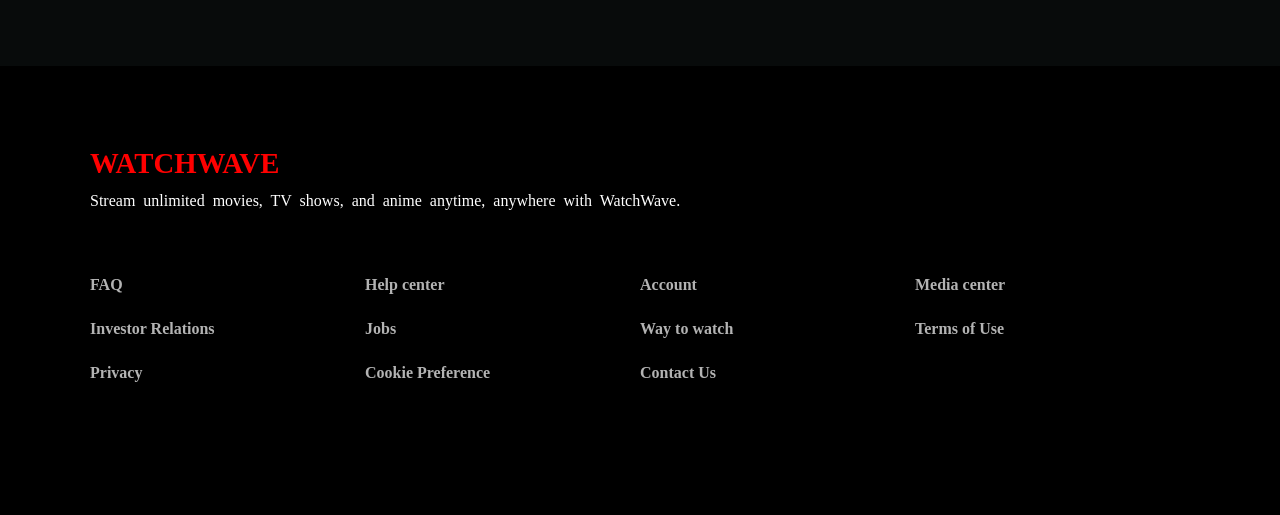
<file: HTML/12-corporate.html>
<!DOCTYPE html>
<html lang="en">

<head>
    <meta charset="UTF-8">
    <meta name="viewport" content="width=device-width, initial-scale=1.0">
    <title>Corporate-Information</title>
    <link rel="stylesheet" href="https://cdnjs.cloudflare.com/ajax/libs/font-awesome/6.5.1/css/all.min.css">
    <link href="https://cdn.jsdelivr.net/npm/bootstrap@5.3.8/dist/css/bootstrap.min.css" rel="stylesheet">
    <link rel="stylesheet" href="https://cdn.jsdelivr.net/npm/bootstrap-icons@1.11.3/font/bootstrap-icons.min.css">
    <link rel="icon" href="../Image/logo.png">
    <link rel="stylesheet" href="../CSS/12-corporate.css">
</head>

<body>
    <header>
        <nav class="navbar navbar-expand-lg">
            <div class="container">

                <div class="navbar-logo">
                    WATCHWAVE
                </div>

                <div class="navbar-content">
                    <button type="button" aria-label="Search"><i class="fa-solid fa-magnifying-glass"></i></button>
                    <button type="button" aria-label="Profile"><i class="fa-solid fa-circle-user"></i></button>

                </div>
            </div>
        </nav>
    </header>
    <main>
        <section class="hero">
            <div class="container">
                <div class="heading">
                    <h1>Corporate <span>Information</span></h1>
                    <p>Lorem ipsum dolor sit amet consectetur adipisicing elit. Beatae labore deleniti culpa perferendis
                        commodi repellendus cupiditate assumenda cumque nam soluta quidem laborum ullam aut, ut unde
                        totam obcaecati reiciendis ea qui distinctio repellat quas. Corporis et totam accusantium
                        repellendus reprehenderit.</p>
                </div>
            </div>
        </section>
        <section class="first-corporate-info">
            <div class="container">
                <div class="corporate-container">
                    <div class="corporate-card">
                        <i class="fa-solid fa-building"></i>
                        <h3>Registration</h3>
                        <p>Lorem ipsum dolor sit amet consectetur adipisicing elit. Deserunt recusandae similique
                            incidunt blanditiis perferendis eveniet dolorum commodi laboriosam accusamus officiis?</p>
                    </div>
                    <div class="corporate-card">
                        <i class="fa-solid fa-location-dot"></i>
                        <h3>Headquarters</h3>
                        <p>Lorem ipsum dolor sit amet consectetur adipisicing elit. Deserunt recusandae similique
                            incidunt blanditiis perferendis eveniet dolorum commodi laboriosam accusamus officiis?</p>
                    </div>
                    <div class="corporate-card">
                        <i class="fa-solid fa-id-badge"></i>
                        <h3>Representatives</h3>
                        <p>Lorem ipsum dolor sit amet consectetur adipisicing elit. Deserunt recusandae similique
                            incidunt blanditiis perferendis eveniet dolorum commodi laboriosam accusamus officiis?</p>
                    </div>
                </div>
            </div>
        </section>
        <section class="leadership">
            <div class="container">
                <h2>Execution Leadership</h2>
                <div class="leadership-box">
                    <div class="left-leadership-box">
                        <img src="../Image/banner.jpg" alt="left-banner">
                    </div>
                    <div class="right-leadership-box">
                        <div class="box">
                            <div class="box-image">
                                <img src="../Image/media-banner2.jpg" alt="box-image">
                            </div>
                            <div class="box-content">
                                <h4>Sahil kumar</h4>
                                <h5>Developer</h5>
                                <p>Lorem ipsum dolor sit amet consectetur, adipisicing elit. Nesciunt quos dolores
                                    necessitatibus, similique.</p>
                            </div>
                        </div>
                        <div class="box">
                            <div class="box-image">
                                <img src="../Image/media-banner2.jpg" alt="box-image">
                            </div>
                            <div class="box-content">
                                <h4>Sahil kumar</h4>
                                <h5>Developer</h5>
                                <p>Lorem ipsum dolor sit amet consectetur, adipisicing elit. Nesciunt quos dolores
                                    necessitatibus, similique.</p>
                            </div>
                        </div>
                    </div>
                </div>
            </div>
        </section>
        <section class="second-corporate-info">
            <div class="container">
                <div class="second-corporate-container">
                    <div class="second-corporate-card">
                        <i class="fa-solid fa-arrow-trend-up"></i>
                        <h3>Investor Relation</h3>
                        <p>Lorem ipsum dolor sit amet consectetur adipisicing elit. Deserunt recusandae similique
                            incidunt blanditiis perferendis eveniet dolorum commodi laboriosam accusamus officiis?</p>
                    </div>
                    <div class="second-corporate-card">
                        <i class="fa-solid fa-file-lines"></i>
                        <h3>Media Center</h3>
                        <p>Lorem ipsum dolor sit amet consectetur adipisicing elit. Deserunt recusandae similique
                            incidunt blanditiis perferendis eveniet dolorum commodi laboriosam accusamus officiis?</p>
                    </div>
                    <div class="second-corporate-card">
                        <i class="fa-solid fa-briefcase"></i>
                        <h3>Careers</h3>
                        <p>Lorem ipsum dolor sit amet consectetur adipisicing elit. Deserunt recusandae similique
                            incidunt blanditiis perferendis eveniet dolorum commodi laboriosam accusamus officiis?</p>
                    </div>
                </div>
            </div>
        </section>
    </main>

    <footer>
        <div class="container">
            <div class="footer-logo">
                <h2>WATCHWAVE</h2>
                <p>
                    Stream unlimited movies, TV shows, and anime anytime, anywhere with WatchWave.
                </p>
            </div>
            <div class="footer-item">
                <ul>
                    <li><a href="../HTML/02-faq.html">FAQ</a></li>
                    <li><a href="../HTML/06-investor.html">Investor Relations</a></li>
                    <li><a href="../HTML/10-privacy.html">Privacy</a></li>

                </ul>
                <ul>
                    <li><a href="../HTML/03-help-center.html">Help center</a></li>
                    <li><a href="../HTML/07-job.html">Jobs</a></li>
                    <li><a href="../HTML/11-cookie.html">Cookie Preference</a></li>

                </ul>
                <ul>
                    <li><a href="../HTML/04-sign-in.html">Account</a></li>
                    <li><a href="../HTML/08-way-to-watch.html">Way to watch</a></li>
                    <li><a href="../HTML/13-contact-us.html">Contact Us</a></li>
                </ul>
                <ul>
                    <li><a href="../HTML/05-media-center.html">Media center</a></li>
                    <li><a href="../HTML/09-term-of-use.html">Terms of Use</a></li>
                </ul>
            </div>

        </div>
    </footer>


    <script src="https://cdn.jsdelivr.net/npm/bootstrap@5.3.8/dist/js/bootstrap.bundle.min.js"></script>

</body>

</html>
</file>
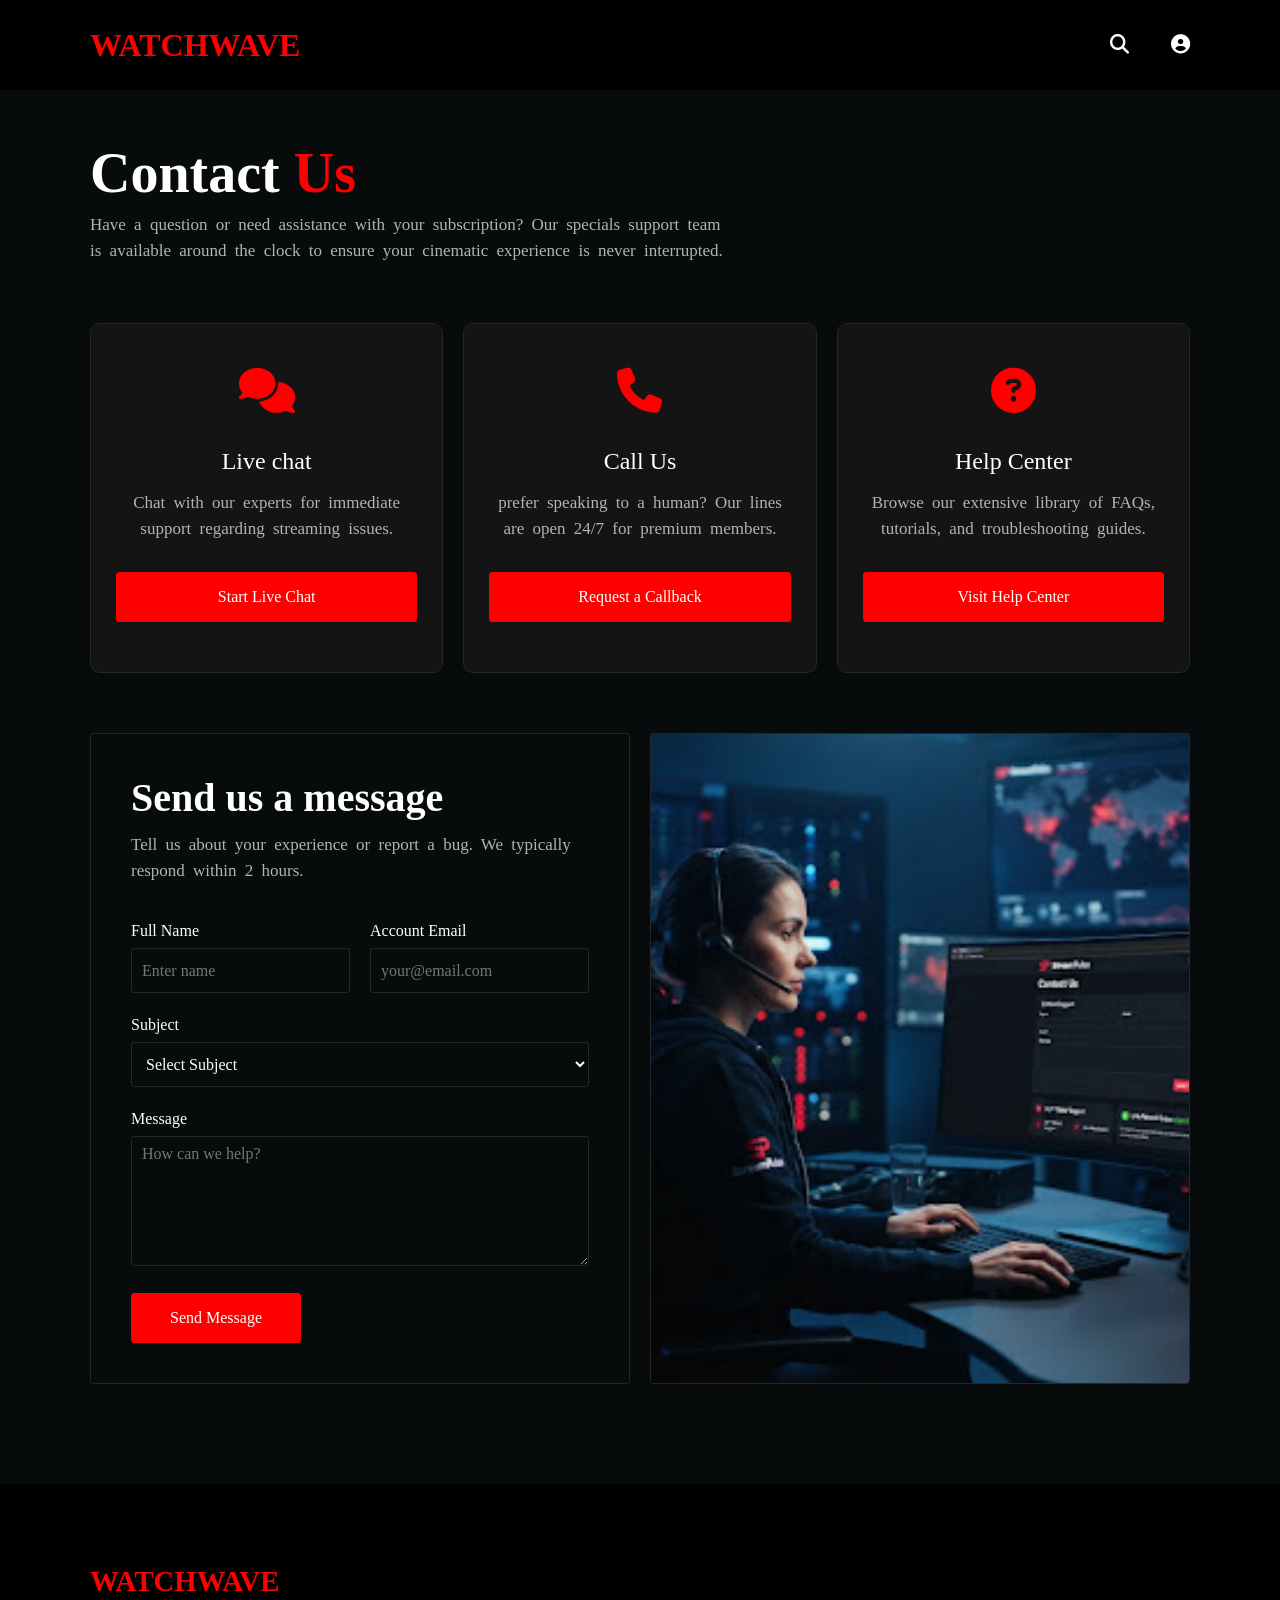
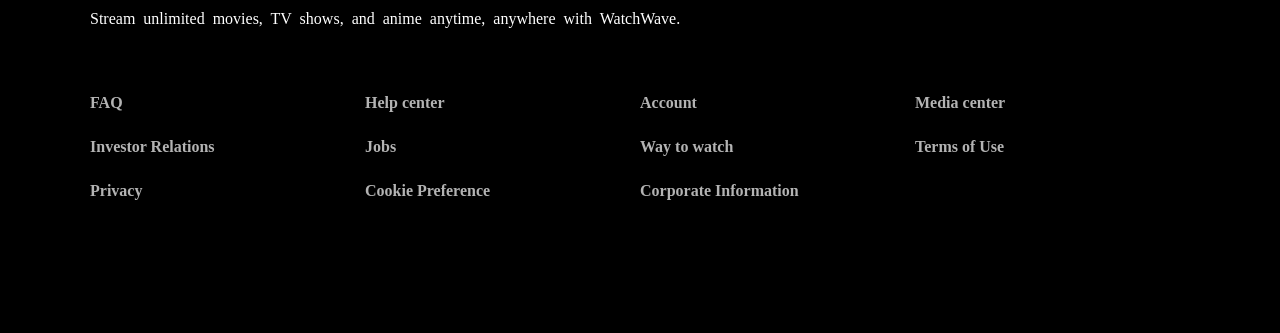
<file: HTML/13-contact-us.html>
<!DOCTYPE html>
<html lang="en">

<head>
    <meta charset="UTF-8">
    <meta name="viewport" content="width=device-width, initial-scale=1.0">
    <title>Contact-Us</title>
    <link rel="stylesheet" href="https://cdnjs.cloudflare.com/ajax/libs/font-awesome/6.5.1/css/all.min.css">
    <link href="https://cdn.jsdelivr.net/npm/bootstrap@5.3.8/dist/css/bootstrap.min.css" rel="stylesheet">
    <link rel="stylesheet" href="https://cdn.jsdelivr.net/npm/bootstrap-icons@1.11.3/font/bootstrap-icons.min.css">
    <link rel="icon" href="../Image/logo.png">
    <link rel="stylesheet" href="../CSS/13-contact-us.css">
</head>

<body>
    <header>
        <nav class="navbar navbar-expand-lg">
            <div class="container">

                <div class="navbar-logo">
                    WATCHWAVE
                </div>

                <div class="navbar-content">
                    <button type="button" aria-label="Search"><i class="fa-solid fa-magnifying-glass"></i></button>
                    <button type="button" aria-label="Profile"><i class="fa-solid fa-circle-user"></i></button>

                </div>
            </div>
        </nav>
    </header>
    <main>
        <section class="hero">
            <div class="container">
                <div class="heading">
                    <h1>Contact <span>Us</span></h1>
                    <p>Have a question or need assistance with your subscription? Our specials support team is available
                        around the clock to ensure your cinematic experience is never interrupted.</p>
                </div>
            </div>
        </section>
        <section class="contact">
            <div class="container">
                <div class="contact-container">
                    <div class="contact-card">
                        <div class="contact-icon"><i class="fa-solid fa-comments"></i></div>
                        <div class="contact-content">
                            <h4>Live chat</h4>
                            <p>Chat with our experts for immediate support regarding streaming issues.
                            </p>
                        </div>
                        <button type="button">Start Live Chat</button>
                    </div>
                    <div class="contact-card">
                        <div class="contact-icon"><i class="fa-solid fa-phone"></i></div>
                        <div class="contact-content">
                            <h4>Call Us</h4>
                            <p>prefer speaking to a human? Our lines are open 24/7 for premium members.</p>
                        </div>
                        <button type="button">Request a Callback</button>
                    </div>
                    <div class="contact-card">
                        <div class="contact-icon"><i class="fa-solid fa-circle-question"></i></div>
                        <div class="contact-content">
                            <h4>Help Center</h4>
                            <p>Browse our extensive library of FAQs, tutorials, and troubleshooting guides.</p>
                        </div>
                        <button type="button">Visit Help Center</button>
                    </div>
                </div>
            </div>
        </section>
        <section class="message">
            <div class="container">
                <div class="message-container">
                    <div class="message-card">
                        <h2>Send us a message</h2>
                        <p>Tell us about your experience or report a bug. We typically respond within 2 hours.</p>
                        <form>
                            <div class="input-name">
                                <div class="name">
                                    <label for="name">Full Name</label>
                                    <input type="text" name="name" id="name" aria-label="text" placeholder="Enter name"
                                        required>
                                </div>
                                <div class="account">
                                    <label for="email">Account Email</label>
                                    <input type="email" name="email" id="email" aria-label="email"
                                        placeholder="your@email.com" required>
                                </div>
                            </div>
                            <div class="subject">
                                <label for="subject">Subject
                                </label><br>
                                <select name="subject" id="subject" required>
                                    <option value="" selected disabled>
                                        Select Subject
                                    </option>
                                    <option value="Technical Issue">Technical Issue</option>
                                    <option value="Billing & subscription">Billing & subscription</option>
                                    <option value="Content Request">Content Request</option>
                                    <option value="Feedback">Feedback</option>
                                </select><br>
                                <label for="Message">Message</label><br>
                                <textarea name="Message" id="Message" placeholder="How can we help?"
                                    required></textarea>
                                <button type="submit">Send Message</button>
                            </div>
                        </form>
                    </div>
                    <div class="message-card">
                        <img src="../Image/banner.jpg" alt="banner" class="image-fluid">
                    </div>
                </div>
            </div>
        </section>
    </main>
    <footer>
        <div class="container">
            <div class="footer-logo">
                <h2>WATCHWAVE</h2>
                <p>
                    Stream unlimited movies, TV shows, and anime anytime, anywhere with WatchWave.
                </p>
            </div>
            <div class="footer-item">
                <ul>
                    <li><a href="../HTML/02-faq.html">FAQ</a></li>
                    <li><a href="../HTML/06-investor.html">Investor Relations</a></li>
                    <li><a href="../HTML/10-privacy.html">Privacy</a></li>

                </ul>
                <ul>
                    <li><a href="../HTML/03-help-center.html">Help center</a></li>
                    <li><a href="../HTML/07-job.html">Jobs</a></li>
                    <li><a href="../HTML/11-cookie.html">Cookie Preference</a></li>

                </ul>
                <ul>
                    <li><a href="../HTML/04-sign-in.html">Account</a></li>
                    <li><a href="../HTML/08-way-to-watch.html">Way to watch</a></li>
                    <li><a href="../HTML/12-corporate.html">Corporate Information</a></li>
                </ul>
                <ul>
                    <li><a href="../HTML/05-media-center.html">Media center</a></li>
                    <li><a href="../HTML/09-term-of-use.html">Terms of Use</a></li>
                </ul>
            </div>

        </div>
    </footer>

    <script src="https://cdn.jsdelivr.net/npm/bootstrap@5.3.8/dist/js/bootstrap.bundle.min.js"></script>

</body>

</html>
</file>
<file: index.css>
* {
    padding: 0;
    margin: 0;
    box-sizing: border-box;
}

body {
    font-family: auto;
    background-color: rgb(8, 11, 11);
    color: #fff;
    padding-top: 70px;

}

.container {
    padding-inline: 20px;
}

.Home {
    background-image: linear-gradient(rgba(0, 0, 0, -0.9), rgba(0, 0, 0, .5)), url(../Image/Background.png);
    height: 90vh;
    background-size: cover;
    background-repeat: no-repeat;
    background-position: center center;
}

.navbar {
    width: 100%;
    position: fixed;
    top: 0;
    left: 0;
    height: 90px;
    z-index: 1000;
    background-color: #000;
}

a {
    text-decoration: none;
}

p {
    word-spacing: 4px;
    color: #B3B3B3;
    font-size: 17px;
}

.logo {
    display: flex;
    align-items: center;
    text-align: center;
}

.navbar-logo {
    color: red;
    font-size: 2rem;
    font-weight: 600;
    opacity: 0;
    animation: slideRight 2s ease forwards;

}

@keyframes slideRight {
    0% {
        transform: translateX(-100px);
        opacity: 0;
    }

    100% {
        transform: translateX(0);
        opacity: 1;
    }
}

.navbar-nav {
    padding: 0px 0px 0px 30px;
    gap: 25px;
}

.nav-link {
    color: white;
    transition: .3s;
    font-size: large;
    opacity: 0;
    animation: slideTop .6s ease forwards;
    animation-delay: calc(.1s * var(--i));
}

@keyframes slideTop {
    0% {
        transform: translateY(100px);
        opacity: 0;
    }

    100% {
        transform: translateY(0);
        opacity: 1;
    }
}

.nav-link:hover {
    color: red;
}

.navbar-content {
    display: flex;
    justify-content: space-between;
    max-width: 170px;
    width: 100%;
}

.navbar-content i,
.navbar-content a {
    opacity: 0;
    animation: slideTop .6s ease forwards;
    animation-delay: calc(.1s * var(--i));
}

.navbar button {
    background: transparent;
    color: #fff;
    border: none;
    cursor: pointer;
    font-size: larger;
}

.navbar-content a {
    background-color: red;
    color: #fff;
    border: 1px solid red;
    border-radius: 3px;
    padding: 2px 10px;
    font-size: 0.9rem;
    font-weight: 600;
    transition: .3s;
}

.navbar-content a:hover {
    background: #cb0909;
    border-color: #cb0909;
}

.welcome {
    display: flex;
    align-items: center;
    height: 100vh;
}

.home-content {
    max-width: 650px;
}

.home-content h1 {
    font-size: 65px;
    font-weight: revert;
    opacity: 0;
    animation: slideRight 1s ease forwards;
    animation-delay: .8s;

}

@keyframes slideRight {
    0% {
        transform: translateX(-100px);
        opacity: 0;
    }

    100% {
        transform: translateX(0);
        opacity: 1;
    }
}

.home-content h1 span {
    color: red;
}

.home-content p {
    margin: 20px 0;
    max-width: 500px;
    width: 100%;
    opacity: 0;
    animation: slideLeft 1s ease forwards;
    animation-delay: .8s;
}

@keyframes slideLeft {
    0% {
        transform: translateX(100px);
        opacity: 0;
    }

    100% {
        transform: translateX(0);
        opacity: 1;
    }
}


.buttons {
    display: flex;
    gap: 10px;
}

.buttons a {
    padding: 10px 20px;
    border-radius: 3px;
    font-size: 18px;
    transition: .3s;
}

.watch {
    background: red;
    color: #fff;
    opacity: 0;
    animation: slideTop 1s ease forwards;
    animation-delay: .8s;

}

@keyframes slideTop {
    0% {
        transform: translateY(100px);
        opacity: 0;
    }

    100% {
        transform: translateY(0);
        opacity: 1;
    }
}

.watch:hover {
    background: #cb0909;
}

.info {
    border: 2px solid white;
    background: #fff;
    color: #000;
    opacity: 0;
    animation: slideTop 1s ease forwards;
    animation-delay: .8s;

}

.buttons i {
    padding: 5px 5px 0px 5px;
}

.heading {
    font-size: 35px;
    font-weight: 600;
    margin: 40px 0px 10px 0px;
}

.movie-container {
    display: flex;
    flex-direction: row;
    gap: 40px;
    overflow: auto;
    background: transparent;
}

::-webkit-scrollbar {
    display: none;
}

.movie {
    margin: 26px 0px;
    cursor: pointer;
    transition: .5s;
    border-radius: 5px;
}

.movie:hover {
    transform: translateY(-10px) scale(1.05);
}

.movie-container .movie:nth-child(1):hover {
    margin-left: 8px;
}

.movie-image {
    width: 200px;
    height: 250px;
}

.movie img {
    width: 100%;
    height: 100%;
    border-radius: 5px;
    object-fit: cover;
}

.movie img:hover {
    border: 2px solid #fff;
    box-shadow: 0 0 10px #fff;
}

.movie-name {
    margin: 5px 0px 0px 0px;
}

.movie-date {
    display: flex;
    gap: 10px;
    color: #B3B3B3;
}

.why-watchwave {
    background: #0B0B0B;
}

.section-title {

    margin: 50px auto 30px auto;
}

.section-title h2 {
    font-size: 35px;
    font-weight: 600;
}

.feature-container {
    display: grid;
    grid-template-columns: repeat(4, 1fr);
    gap: 25px;
    margin-bottom: 100px;
}

.feature-card {
    background: #141414;
    padding: 35px 25px;
    border-radius: 10px;
    transition: .3s;
    border: 1px solid #262626;
    text-align: center;
}

.feature-card:hover {
    transform: translateY(-10px);
    border-color: #E50914;
    box-shadow: 0 0 10px red;
}

.feature-card i {
    font-size: 45px;
    color: red;
    margin-bottom: 20px;
}

.feature-card h3 {
    margin-bottom: 15px;
    font-size: 24px;
}

footer {
    background-color: #000;
    padding: 40px 0px 20px 0px;
}

.footer-logo h2 {
    color: red;
    font-size: 1.8rem;
    font-weight: 600;
    padding: 40px 0px 0px 0px;
}

.footer-logo p {
    margin-bottom: 50px;
    font-size: 1rem;
    color: #fff;
}

.footer-item {
    display: grid;
    grid-template-columns: repeat(4, 1fr);
}

footer ul {
    padding-left: 0px;
    margin: 0px;


}

footer ul li {
    padding: 10px 0px;
    list-style: none;

}

footer a {
    color: #B3B3B3;
    font-weight: 600;

}

footer ul li a:hover {
    text-decoration: underline;
    color: #fff;
}

.footer-social h3 {
    margin: 50px 0px 20px 0px;
    font-size: 22px;
}


.social-icons {
    display: flex;
    gap: 15px;
}

.social-icons a {
    width: 45px;
    height: 45px;
    background: #171717;
    color: #fff;
    display: flex;
    justify-content: center;
    align-items: center;
    border-radius: 50%;
    text-decoration: none;
    transition: .3s;

}

.social-icons a:hover {
    background: red;
    transform: translateY(-5px);
}

footer hr {
    margin: 5rem 0rem 2rem 0rem;
    border: 1px solid #222;
    opacity: 1.25;
}

.copyright p {
    text-align: center;
    color: #fff;
    font-size: 15px;
}


@media(max-width:991px) {
    .navbar-nav {
        padding: 0px 0px 0px 15px;
    }

    .feature-container {
        grid-template-columns: repeat(2, 1fr);
    }
}


@media(max-width:768px) {

    .home-content h1 {
        font-size: 59px;
    }

    p {
        font-size: 17px;
    }

    .heading,
    .section-title h2 {
        font-size: 1.5rem;
    }

    .section-title p {
        font-size: 15px;
    }

    .movie-image {
        width: 180px;
        height: 230px;
    }

    .feature-container {
        grid-template-columns: 1fr;
    }

    .footer-item {

        grid-template-columns: repeat(2, 1fr);
    }
}


@media(max-width:480px) {
    .navbar-logo {
        font-size: 1.5rem;

    }

    .navbar-content {
        max-width: 130px;
        width: 100%
    }

    .navbar button {
        font-size: medium;
    }

    .home-content {
        max-width: 650px;
        text-align: center;
    }

    .home-content h1 {
        font-size: 40px;
    }

    .home-content p {
        font-size: 1rem;
    }

    .home-content .buttons a {
        padding: 10px 15px;
    }

    .buttons {
        justify-content: center;
    }

    .movie-image {
        width: 150px;
        height: 200px;
    }

    .feature-card i {
        font-size: 35px;
    }

    .footer-item {
        grid-template-columns: 1fr;
    }

    .footer-logo {
        font-size: 1.5rem;
    }

    .footer-logo p {
        margin-bottom: 50px;
        font-size: .9rem;
    }

    footer ul li {
        padding: 7px 0px;
    }

    footer a {
        font-size: .9rem;
    }

    footer p {
        font-size: 0.7rem;
    }
}

@media(max-width:402px) {

    .buttons a {
        font-size: 14px;
    }
}
</file>
<file: CSS/01-index.css>
* {
    padding: 0;
    margin: 0;
    box-sizing: border-box;
}

body {
    font-family: auto;
    background-color: rgb(8, 11, 11);
    color: #fff;
    padding-top: 70px;

}

.container {
    padding-inline: 20px;
}

.Home {
    background-image: linear-gradient(rgba(0, 0, 0, -0.9), rgba(0, 0, 0, .5)), url(../Image/Background.png);
    height: 90vh;
    background-size: cover;
    background-repeat: no-repeat;
    background-position: center center;
}

.navbar {
    width: 100%;
    position: fixed;
    top: 0;
    left: 0;
    height: 90px;
    z-index: 1000;
    background-color: #000;
}

a {
    text-decoration: none;
}

p {
    word-spacing: 4px;
    color: #B3B3B3;
    font-size: 17px;
}

.logo {
    display: flex;
    align-items: center;
    text-align: center;
}

.navbar-logo {
    color: red;
    font-size: 2rem;
    font-weight: 600;
    opacity: 0;
    animation: slideRight 2s ease forwards;

}

@keyframes slideRight {
    0% {
        transform: translateX(-100px);
        opacity: 0;
    }

    100% {
        transform: translateX(0);
        opacity: 1;
    }
}

.navbar-toggler-icon {
    filter: brightness(0) invert(1);
    opacity: 0;
    animation: slideRight 2s ease forwards;
}

.navbar-toggler:focus {
    box-shadow: none;
}

.navbar-nav {
    padding: 0px 0px 0px 30px;
    gap: 25px;
}

.nav-link {
    color: white;
    transition: .3s;
    font-size: large;
    opacity: 0;
    animation: slideTop .6s ease forwards;
    animation-delay: calc(.1s * var(--i));
}

@keyframes slideTop {
    0% {
        transform: translateY(100px);
        opacity: 0;
    }

    100% {
        transform: translateY(0);
        opacity: 1;
    }
}

.nav-link:hover {
    color: red;
}

.navbar-content {
    display: flex;
    justify-content: space-between;
    max-width: 170px;
    width: 100%;
}

.navbar-content i,
.navbar-content a {
    opacity: 0;
    animation: slideTop .6s ease forwards;
    animation-delay: calc(.1s * var(--i));
}

.navbar button {
    background: transparent;
    color: #fff;
    border: none;
    cursor: pointer;
    font-size: larger;
}

.navbar-content a {
    background-color: red;
    color: #fff;
    border: 1px solid red;
    border-radius: 3px;
    padding: 4px 12px;
    font-size: 0.9rem;
    font-weight: 600;
    transition: .3s;
}

.navbar-content a:hover {
    background: #cb0909;
    border-color: #cb0909;
}

.welcome {
    display: flex;
    align-items: center;
    height: 100vh;
}

.home-content {
    max-width: 650px;
}

.home-content h1 {
    font-size: 65px;
    font-weight: revert;
    opacity: 0;
    animation: slideRight 1s ease forwards;
    animation-delay: .8s;

}

@keyframes slideRight {
    0% {
        transform: translateX(-100px);
        opacity: 0;
    }

    100% {
        transform: translateX(0);
        opacity: 1;
    }
}

.home-content h1 span {
    color: red;
}

.home-content p {
    margin: 20px 0;
    max-width: 500px;
    width: 100%;
    opacity: 0;
    animation: slideLeft 1s ease forwards;
    animation-delay: .8s;
}

@keyframes slideLeft {
    0% {
        transform: translateX(100px);
        opacity: 0;
    }

    100% {
        transform: translateX(0);
        opacity: 1;
    }
}


.buttons {
    display: flex;
    gap: 10px;
}

.buttons a {
    padding: 10px 20px;
    border-radius: 3px;
    font-size: 18px;
    transition: .3s;
}

.watch {
    background: red;
    color: #fff;
    opacity: 0;
    animation: slideTop 1s ease forwards;
    animation-delay: .8s;

}

@keyframes slideTop {
    0% {
        transform: translateY(100px);
        opacity: 0;
    }

    100% {
        transform: translateY(0);
        opacity: 1;
    }
}

.watch:hover {
    background: #cb0909;
}

.info {
    border: 2px solid white;
    background: #fff;
    color: #000;
    opacity: 0;
    animation: slideTop 1s ease forwards;
    animation-delay: .8s;

}

.buttons i {
    padding: 5px 5px 0px 5px;
}

.heading {
    font-size: 35px;
    font-weight: 600;
    margin: 40px 0px 10px 0px;
}

.movie-container {
    display: flex;
    flex-direction: row;
    gap: 40px;
    overflow: auto;
    background: transparent;
}

::-webkit-scrollbar {
    display: none;
}

.movie {
    margin: 26px 0px;
    cursor: pointer;
    transition: .5s;
    border-radius: 5px;
}

.movie:hover {
    transform: translateY(-10px) scale(1.05);
}

.movie-container .movie:nth-child(1):hover {
    margin-left: 8px;
}

.movie-image {
    width: 200px;
    height: 250px;
}

.movie img {
    width: 100%;
    height: 100%;
    border-radius: 5px;
    object-fit: cover;
}

.movie img:hover {
    border: 2px solid #fff;
    box-shadow: 0 0 10px #fff;
}

.movie-name {
    margin: 5px 0px 0px 0px;
}

.movie-date {
    display: flex;
    gap: 10px;
    color: #B3B3B3;
}

.why-watchwave {
    background: #0B0B0B;
}

.section-title {

    margin: 30px auto 30px auto;
}

.section-title h2 {
    font-size: 35px;
    font-weight: 600;
}

.feature-container {
    display: grid;
    grid-template-columns: repeat(4, 1fr);
    gap: 20px;
    margin-bottom: 100px;
}

.feature-card {
    background: #141414;
    padding: 35px 25px;
    border-radius: 10px;
    transition: .3s;
    border: 1px solid #262626;
    text-align: center;
}

.feature-card:hover {
    transform: translateY(-10px);
    border-color: #E50914;
    box-shadow: 0 0 10px red;
}

.feature-card i {
    font-size: 45px;
    color: red;
    margin-bottom: 20px;
}

.feature-card h3 {
    margin-bottom: 15px;
    font-size: 24px;
}

footer {
    background-color: #000;
    padding: 40px 0px 20px 0px;
}

.footer-logo h2 {
    color: red;
    font-size: 1.8rem;
    font-weight: 600;
    padding: 40px 0px 0px 0px;
}

.footer-logo p {
    margin-bottom: 50px;
    font-size: 1rem;
    color: #fff;
}

.footer-item {
    display: grid;
    grid-template-columns: repeat(4, 1fr);
}

footer ul {
    padding-left: 0px;
    margin: 0px;


}

footer ul li {
    padding: 10px 0px;
    list-style: none;

}

footer a {
    color: #B3B3B3;
    font-weight: 600;

}

footer ul li a:hover {
    text-decoration: underline;
    color: #fff;
}

.footer-social h3 {
    margin: 50px 0px 20px 0px;
    font-size: 22px;
}


.social-icons {
    display: flex;
    gap: 15px;
}

.social-icons a {
    width: 45px;
    height: 45px;
    background: #171717;
    color: #fff;
    display: flex;
    justify-content: center;
    align-items: center;
    border-radius: 50%;
    text-decoration: none;
    transition: .3s;

}

.social-icons a:hover {
    background: red;
    transform: translateY(-5px);
}

footer hr {
    margin: 5rem 0rem 2rem 0rem;
    border: 1px solid #222;
    opacity: 1.25;
}

.copyright p {
    text-align: center;
    color: #fff;
    font-size: 15px;
}


@media(max-width:991px) {
    .navbar-nav {
        padding: 0px 0px 0px 15px;
    }

    .feature-container {
        grid-template-columns: repeat(2, 1fr);
    }
}


@media(max-width:768px) {

    .home-content h1 {
        font-size: 59px;
    }

    p {
        font-size: 17px;
    }

    .heading,
    .section-title h2 {
        font-size: 1.5rem;
    }

    .section-title p {
        font-size: 15px;
    }

    .movie-image {
        width: 180px;
        height: 230px;
    }

    .feature-container {
        grid-template-columns: 1fr;
    }

    .footer-item {

        grid-template-columns: repeat(2, 1fr);
    }
}


@media(max-width:480px) {
    .navbar-logo {
        font-size: 1.5rem;

    }

    .navbar-content {
        max-width: 154px;
        width: 100%
    }

    .navbar button {
        font-size: medium;
    }

    .home-content h1 {
        font-size: 50px;
    }

    .home-content p {
        font-size: 1rem;
    }

    .home-content .buttons a {
        padding: 10px 15px;
    }

    .movie-image {
        width: 150px;
        height: 200px;
    }

    .feature-card i {
        font-size: 35px;
    }

    .footer-item {
        grid-template-columns: 1fr;
    }

    .footer-logo {
        font-size: 1.5rem;
    }

    .footer-logo p {
        margin-bottom: 50px;
        font-size: .9rem;
    }

    footer ul li {
        padding: 7px 0px;
    }

    footer a {
        font-size: .8rem;
    }

    footer p {
        font-size: 0.7rem;
    }
}

@media(max-width:402px) {
    .navbar-content {
        margin: 10px 0px 0px 18px;
    }

    .buttons a {
        font-size: 14px;
    }
}
</file>
<file: CSS/02-faq.css>
* {
    padding: 0;
    margin: 0;
    box-sizing: border-box;
}

body {
    font-family: auto;
    background-color: rgb(8, 11, 11);
    color: #fff;
}

html,
body {
    overflow-x: hidden;
}

.container {
    padding-inline: 20px;
}

.navbar {
    background-color: #000;
    height: 90px;
}

.navbar-logo {
    color: red;
    font-size: 2rem;
    font-weight: 600;
    opacity: 0;
    animation: slideRight 2s ease forwards;
}

@keyframes slideRight {
    0% {
        transform: translateX(-100px);
        opacity: 0;
    }

    100% {
        transform: translateX(0);
        opacity: 1;
    }
}

.navbar-content {
    max-width: 80px;
    width: 100%;
    display: flex;
    justify-content: space-between;
    opacity: 0;
    animation: slideLeft 1s ease forwards;
}

@keyframes slideLeft {
    0% {
        transform: translateX(100px);
        opacity: 0;
    }

    100% {
        transform: translateX(0);
        opacity: 1;
    }
}

.navbar button {
    background: transparent;
    color: #fff;
    border: none;
    font-size: 1.2rem;
}

.hero .container {
    display: flex;
    flex-direction: column;
    align-items: center;
    text-align: center;
}

.hero .heading {
    font-size: 3.5rem;
    font-weight: 600;
    margin: 40px 0px 5px 0px;
    opacity: 0;
    animation: slideTop .6s ease forwards;
    animation-delay: .5s;
}

@keyframes slideTop {
    0% {
        transform: translateY(100px);
        opacity: 0;
    }

    100% {
        transform: translateY(0);
        opacity: 1;
    }
}

.heading span {
    color: red;
}

.hero p {
    max-width: 550px;
    opacity: 0;
    animation: slideTop .6s ease forwards;
    animation-delay: .7s;
}

a {
    text-decoration: none;
}

p {
    word-spacing: 4px;
    color: #B3B3B3;
    font-size: 17px;
}

.question .container {
    display: flex;
    align-items: center;
    flex-direction: column;
    margin-top: 50px;
}

.question-item {
    display: flex;
    align-items: center;
    width: 85%;
    background: transparent;
    font-size: 1.6rem;
    border: 1px solid gray;
    border-top: none;
    border-left: none;
    border-right: none;
    margin-bottom: 25px;
    opacity: 0;
    animation: slideRight .6s ease forwards;
    animation-delay: calc(.1s * var(--i));
    animation-delay: 1s;
}

.question-item:hover {
    background-color: #141414;
}

details {
    padding: 20px;
    width: 100%;
}

details p {
    margin: 30px 0px 10px 0px;
}

summary {
    list-style: none;
    cursor: pointer;
    color: #fff;
    display: flex;
    justify-content: space-between;
    align-items: center;
}

summary i {
    color: red;
}

summary:hover {
    color: red;
}

summary::-webkit-details-marker {
    display: none;
}

.icon {
    transition: .3s ease;
}

details[open] .icon {
    transform: rotate(45deg);
}

.signin .container {
    display: flex;
    justify-content: center;
    text-align: center;
    align-items: center;
}

.form-content {
    width: 85%;
    min-height: 300px;
    background: #141414;
    border-radius: 10px;
    border: 1px solid #262626;
    padding: 50px 25px;
    margin: 80px 0px 100px 0px;

}

.form-content h2 {
    font-weight: 600;
    font-size: 2.5rem;
    margin-bottom: 15px;
}

.form-content p {
    margin-bottom: 15px;
    font-size: 1rem;
}

form {
    display: flex;
    justify-content: center;
    gap: 10px;
}

form input {
    max-width: 456px;
    width: 100%;
    height: 55px;
    padding-left: 10px;
    background-color: #0a0909;
    border: 1px solid #262626;
    color: #fff;
    border-radius: 3px;
    font-size: 0.9rem;
}

form input:focus {
    border: 2px solid #fff;
    box-shadow: 0px 0px 20px rgba(255, 255, 255, .35);
}

form button {
    max-width: 171px;
    width: 100%;
    background-color: red;
    border: 1px solid red;
    border-radius: 3px;
    color: #fff;
    font-size: 1.3rem;
    transition: .3s;
}

form button:hover {
    background: #cb0909;
    border-color: #cb0909;
}

footer {
    background-color: #000;
    padding: 40px 0px 120px 0px;
}

.footer-logo h2 {
    color: red;
    font-size: 1.8rem;
    font-weight: 600;
    padding: 40px 0px 0px 0px;
}

.footer-logo p {
    margin-bottom: 50px;
    font-size: 1rem;
    color: #fff;
}

.footer-item {
    display: grid;
    grid-template-columns: repeat(4, 1fr);
}

footer ul {
    padding-left: 0px;
    margin: 0px;


}

footer ul li {
    padding: 10px 0px;
    list-style: none;

}

footer a {
    color: #B3B3B3;
    font-weight: 600;
    text-decoration: none;

}

footer a:hover {
    text-decoration: underline;
    color: #fff;
}

@media(max-width:768px) {
    .hero .heading {
        font-size: 2.3rem;
    }

    p {
        font-size: 16px;
    }

    .container p {
        font-size: 1rem;
    }

    .question-item summary {
        font-size: 1.4rem;
    }

    form {
        flex-direction: column;
    }

    form input {
        width: 100%;
    }

    form button {
        max-width: 380px;
        width: 100%;
        height: 55px;
    }

    .form-content h2 {
        font-size: 2.3rem;
    }

    .footer-item {
        grid-template-columns: repeat(2, 1fr);
    }

}

@media(max-width:480px) {
    .navbar-logo {
        font-size: 1.5rem;

    }

    .navbar-content {
        max-width: 65px;
        width: 100%;
        margin: 5px 0px 0px 5px;
    }

    .navbar button {
        font-size: 1.1rem;

    }

    .question-item summary {
        font-size: 1.3rem;
    }

    .form-content h2 {
        font-size: 2rem;
    }

    form button {
        font-size: 1.2rem;
    }

    .footer-item {
        grid-template-columns: 1fr;
    }

    .footer-logo {
        font-size: 1.5rem;
    }

    .footer-logo p {
        margin-bottom: 50px;
        font-size: .9rem;
    }

    footer ul li {
        padding: 7px 0px;
    }

    footer a {
        font-size: .9rem;
    }
}
</file>
<file: CSS/03-help-center.css>
* {
    padding: 0;
    margin: 0;
    box-sizing: border-box;
}

body {
    font-family: auto;
    background-color: rgb(8, 11, 11);
    color: #fff;
}

html,
body {
    overflow-x: hidden;
}

.container {
    padding-inline: 20px;
}

.navbar {
    background-color: #000;
    height: 90px;
}

.navbar-logo {
    color: red;
    font-size: 2rem;
    font-weight: 600;
    opacity: 0;
    animation: slideRight 2s ease forwards;
}

@keyframes slideRight {
    0% {
        transform: translateX(-100px);
        opacity: 0;
    }

    100% {
        transform: translateX(0);
        opacity: 1;
    }
}

.navbar-content {
    max-width: 80px;
    width: 100%;
    display: flex;
    justify-content: space-between;
    opacity: 0;
    animation: slideLeft 1s ease forwards;
}

@keyframes slideLeft {
    0% {
        transform: translateX(100px);
        opacity: 0;
    }

    100% {
        transform: translateX(0);
        opacity: 1;
    }
}

.navbar button {
    background: transparent;
    color: #fff;
    border: none;
    font-size: 1.2rem;
    cursor: pointer;
}

.hero {
    background-image: linear-gradient(rgba(0, 0, 0, .5), rgba(0, 0, 0, .7)), url(../Image/banner.jpg);
    background-repeat: no-repeat;
    background-size: cover;
    background-position: center;
    height: 90vh;
    margin-bottom: 30px;
}

.hero .container {
    display: flex;
    justify-content: center;
    padding: 50px 20px 100px 20px;
    flex-direction: column;
    align-items: center;
    text-align: center;
}

.heading h1 {
    font-size: 4rem;
    font-weight: 600;
    margin-top: 150px;
    margin-bottom: 15px;
    opacity: 0;
    animation: slideRight 1s ease forwards;
    animation-delay: .8s;
}

@keyframes slideRight {
    0% {
        transform: translateX(-100px);
        opacity: 0;
    }

    100% {
        transform: translateX(0);
        opacity: 1;
    }
}

.search-box {
    position: relative;
    max-width: 600px;
    width: 100%;
}

.search-box input {
    max-width: 600px;
    padding-left: 50px;
    padding-right: 10px;
    width: 100%;
    height: 50px;
    background: transparent;
    border: 1px solid gray;
    border-radius: 3px;
    color: #fff;
    opacity: 0;
    animation: slideLeft 1s ease forwards;
    animation-delay: .8s;
}

@keyframes slideLeft {
    0% {
        transform: translateX(100px);
        opacity: 0;
    }

    100% {
        transform: translateX(0);
        opacity: 1;
    }
}

.search-box input:focus {
    border: 2px solid white;
    box-shadow: 0px 0px 20px rgba(255, 255, 255, .35);
}

.search-box i {
    position: absolute;
    color: gray;
    top: 15px;
    left: 20px;
    font-size: larger;
    opacity: 0;
    animation: slideLeft 1s ease forwards;
    animation-delay: .8s;
}

.search-box-items {
    margin: 10px 0px;
    opacity: 0;
    animation: slideLeft 1s ease forwards;
    animation-delay: .8s;

}

.search-box-items span a {
    color: red;
    text-decoration: none;
}

.category h2 {
    font-size: 35px;
    margin-bottom: 30px;
    font-weight: 600;
    opacity: 0;
    animation: slideRight 1s ease forwards;
    animation-delay: .8s;
}

.category .category-container {
    display: grid;
    gap: 25px 20px;
    grid-template-columns: repeat(3, 1fr);
    text-align: center;
}

.category-box {
    background: #141414;
    border-radius: 10px;
    padding: 35px 25px;
    transition: .3s;
    border: 1px solid #262626;
}

.category-box:hover {
    transform: translateY(-10px);
    border-color: #E50914;
    box-shadow: 0 0 10px red;
}


.category-box .icon {
    font-size: 45px;
    color: red;
    justify-self: center;
    margin-bottom: 20px;
}

a {
    text-decoration: none;
}

p {
    word-spacing: 4px;
    color: #B3B3B3;
    font-size: 17px;
}


h1 span {
    color: red;
}

.articles-content h3 {
    font-size: 3rem;
    margin-bottom: 30px;
    text-align: center;
}

.articles-content {
    background-color: #141414;
    padding: 35px 25px;
    margin: 80px auto;
    border-radius: 10px;
    width: 100%;
    border: 1px solid #262626;
}

.articles-topic {
    display: flex;
    justify-content: space-around;
}

.articles-topic ul {
    text-align: center;
    padding-left: 0px;
}

.articles-topic ul li {
    font-size: 1.2rem;
    list-style: none;
    color: #B3B3B3;
}

.assistance .container {
    display: flex;
    justify-content: center;
    text-align: center;
}

.assistance-content {
    background: linear-gradient(to bottom, rgb(63, 17, 17), rgb(2 0 0));
    padding: 35px 25px;
    margin: 0px 0px 100px 0px;
    border-radius: 3px;
    border: 2px solid #3e0a0a;
}

.assistance-content h3 {
    font-size: 2.2rem;
}

.contact-button {
    display: flex;
    justify-content: center;
    gap: 10px;
}

.contact-button button {
    max-width: 140px;
    width: 100%;
    height: 40px;
    background-color: red;
    border: 1px solid red;
    color: #fff;
    border-radius: 3px;
    transition: .3s;
}

.contact-button button:hover {
    background: #cb0909;
    border-color: #cb0909;
}

footer {
    background-color: #000;
    padding: 40px 0px 120px 0px;
}

.footer-logo h2 {
    color: red;
    font-size: 1.8rem;
    font-weight: 600;
    padding: 40px 0px 0px 0px;
}

.footer-logo p {
    margin-bottom: 50px;
    font-size: 1rem;
    color: #fff;
}

.footer-item {
    display: grid;
    grid-template-columns: repeat(4, 1fr);
}

footer ul {
    padding-left: 0px;
    margin: 0px;


}

footer ul li {
    padding: 10px 0px;
    list-style: none;

}

footer a {
    color: #B3B3B3;
    font-weight: 600;
    text-decoration: none;

}

footer a:hover {
    text-decoration: underline;
    color: #fff;
}

@media(max-width:991px) {
    .category .category-container {
        grid-template-columns: repeat(2, 1fr);
    }

    .articles-content {
        gap: 20px;
    }

    .articles-content h3 {
        font-size: 2.5rem;
    }
}

@media(max-width:768px) {
    .hero h1 {
        font-size: 3.5rem;
    }

    p {
        font-size: 16px;
    }

    .articles-topic {
        flex-direction: column;
        gap: 30px;
    }

    .category .category-container {
        grid-template-columns: 1fr;
    }

    .assistance-content h3 {
        font-size: 2rem;
    }

    .footer-item {
        grid-template-columns: repeat(2, 1fr);
    }
}

@media(max-width:480px) {
    .navbar-logo {
        font-size: 1.5rem;

    }

    .navbar-content {
        max-width: 65px;
        width: 100%;
        margin: 5px 0px 0px 5px;
    }

    .navbar button {
        font-size: 1.1rem;

    }

    .heading h1 {
        font-size: 2.1rem;
    }

    .category h2 {
        text-align: center;
        font-size: 30px;
    }

    .articles-content h3 {
        font-size: 2rem;
    }

    .articles-topic ul li {
        font-size: 1rem;
    }

    .category-box .icon {
        font-size: 35px;
    }

    .contact-button {
        flex-direction: column;
        align-items: center;
    }

    .footer-item {
        grid-template-columns: 1fr;
    }

    .footer-logo {
        font-size: 1.5rem;
    }

    .footer-logo p {
        margin-bottom: 50px;
        font-size: .9rem;
    }

    footer ul li {
        padding: 7px 0px;
    }

    footer a {
        font-size: .9rem;
    }
}
</file>
<file: CSS/04-sign-in.css>
* {
    margin: 0;
    padding: 0;
    box-sizing: border-box;
}

body {
    font-family: auto;
    background-color: rgb(8, 11, 11);
    color: #fff;
}

html,
body {
    overflow-x: hidden;
}

.container {
    padding-inline: 20px;
}

a {
    text-decoration: none;
}

p {
    word-spacing: 4px;
    color: #B3B3B3;
    font-size: 17px;
}

.navbar {
    background-color: #000;
    height: 90px;
}

.navbar-logo {
    color: red;
    font-size: 2rem;
    font-weight: 600;
    opacity: 0;
    animation: slideRight 2s ease forwards;
}

@keyframes slideRight {
    0% {
        transform: translateX(-100px);
        opacity: 0;
    }

    100% {
        transform: translateX(0);
        opacity: 1;
    }
}

.navbar-content {
    max-width: 80px;
    width: 100%;
    display: flex;
    justify-content: space-between;
    opacity: 0;
    animation: slideLeft 1s ease forwards;
}

@keyframes slideLeft {
    0% {
        transform: translateX(100px);
        opacity: 0;
    }

    100% {
        transform: translateX(0);
        opacity: 1;
    }
}

.navbar button {
    background: transparent;
    color: #fff;
    border: none;
    font-size: 1.2rem;
    cursor: pointer;
}

.signin .container {
    display: flex;
    justify-content: center;
    align-items: center;
}

.form-content {
    background-color: transparent;
    border: 1px solid rgb(39, 38, 38);
    max-width: 400px;
    width: 100%;
    min-height: 450px;
    border-radius: 10px;
    padding: 35px 25px;
    margin: 60px auto 140px auto;
    border: 1px solid #E50914;
    box-shadow: 0 0 10px red;
}

.heading {
    font-size: 2rem;
    font-weight: 600;
}

.input-box {
    gap: 10px;
    display: flex;
    flex-direction: column;
    margin-top: 25px;
}

.input-box input {
    width: 100%;
    height: 50px;
    padding-left: 10px;
    background-color: rgb(20, 22, 22);
    border: 1px solid rgb(39, 38, 38);
    color: #E5E5E5;
    font-size: 0.9rem;
    border-radius: 3px;
    transition: .3s;
}

.input-box input:focus {
    outline: none;
    border-color: #fff;
    box-shadow: 0 0 10px #fff;
}

.form-content button {
    width: 100%;
    height: 50px;
    margin: 30px 0px 20px 0px;
    background-color: red;
    color: #fff;
    border: 1px solid red;
    font-size: 1.2rem;
    font-weight: 600;
    border-radius: 3px;
    transition: .3s ease;
}

.form-content button:hover {
    background: #cb0909;
    border-color: #cb0909;
}

.box {
    display: flex;
    justify-content: space-between;
}

.box-items {
    display: flex;
    gap: 5px;
}

.form-content p {
    margin: 30px 0px;
    color: #B3B3B3;
}

.box a {
    text-decoration: none;
    color: #B3B3B3;
}

.box-items label {
    color: #B3B3B3;
}

.form-content .p {
    color: rgb(116, 116, 116);
    font-weight: 600;
}

.form-content .p a {
    text-decoration: none;
    color: #B3B3B3;
}

a:hover {
    text-decoration: underline;
}

footer {
    background-color: #000;
    padding: 40px 0px 120px 0px;
}

.footer-logo h2 {
    color: red;
    font-size: 1.8rem;
    font-weight: 600;
    padding: 40px 0px 0px 0px;
}

.footer-logo p {
    margin-bottom: 50px;
    font-size: 1rem;
    color: #fff;
}

.footer-item {
    display: grid;
    grid-template-columns: repeat(4, 1fr);
}

footer ul {
    padding-left: 0px;
    margin: 0px;
}

footer ul li {
    padding: 10px 0px;
    list-style: none;

}

footer a {
    color: #B3B3B3;
    font-weight: 600;
    text-decoration: none;
    transition: .3s;

}

footer a:hover {
    text-decoration: underline;
    color: #fff;
}

@media(max-width:768px) {

    .footer-item {
        grid-template-columns: repeat(2, 1fr);
    }

}

@media(max-width:480px) {
    .navbar-logo {
        font-size: 1.5rem;

    }

    .navbar-content {
        max-width: 65px;
        width: 100%;
        margin: 5px 0px 0px 5px;
    }

    .navbar button {
        font-size: 1.1rem;

    }

    .footer-item {

        grid-template-columns: 1fr;
    }

    .footer-logo {
        font-size: 1.5rem;
    }

    .footer-logo p {
        margin-bottom: 50px;
        font-size: .9rem;
    }

    footer ul li {
        padding: 7px 0px;
    }

    footer a {
        font-size: .9rem;
    }
}
</file>
<file: CSS/05-media-center.css>
* {
    padding: 0;
    margin: 0;
    box-sizing: border-box;
}

body {
    font-family: auto;
    background-color: rgb(8, 11, 11);
    color: #fff;

}

html {
    scroll-behavior: smooth;
}


.container {
    padding-inline: 20px;
}

.navbar {
    height: 90px;
    background-color: #000;
}


a {
    text-decoration: none;
}

p {
    word-spacing: 2px;
    color: #B3B3B3;
    font-size: 17px;
}

.logo {
    display: flex;
    align-items: center;
    text-align: center;
}

.navbar-logo {
    color: red;
    font-size: 2rem;
    font-weight: 600;
    opacity: 0;
    animation: slideRight 2s ease forwards;

}

@keyframes slideRight {
    0% {
        transform: translateX(-100px);
        opacity: 0;
    }

    100% {
        transform: translateX(0);
        opacity: 1;
    }
}

.navbar-nav {
    padding: 0px 0px 0px 30px;
    gap: 25px;
}

.nav-link {
    color: #fff;
    transition: .3s;
    font-size: large;
    opacity: 0;
    animation: slideTop .6s ease forwards;
    animation-delay: calc(.1s * var(--i));
}

@keyframes slideTop {
    0% {
        transform: translateY(100px);
        opacity: 0;
    }

    100% {
        transform: translateY(0);
        opacity: 1;
    }
}

.nav-link:hover {
    color: red;
}

.navbar-content {
    display: flex;
    justify-content: space-between;
    max-width: 170px;
    width: 100%;
    align-items: center;
}

.navbar-content i,
.navbar-content a {
    opacity: 0;
    animation: slideTop .6s ease forwards;
    animation-delay: calc(.1s * var(--i));
}

.navbar button {
    background: transparent;
    color: #fff;
    border: none;
    cursor: pointer;
    font-size: larger;
}

.navbar-content a {
    background-color: red;
    color: #fff;
    border: 1px solid red;
    border-radius: 3px;
    padding: 2px 10px;
    font-size: 0.9rem;
    font-weight: 600;
    transition: .3s;
}

.navbar-content a:hover {
    background: #cb0909;
    border-color: #cb0909;
}

.heading h1 {
    max-width: 610px;
    font-size: 3.5rem;
    font-weight: 600;
    margin: 40px 0px 5px 0px;
    opacity: 0;
    animation: slideRight 1s ease forwards;
    animation-delay: .8s;

}

@keyframes slideRight {
    0% {
        transform: translateX(-100px);
        opacity: 0;
    }

    100% {
        transform: translateX(0);
        opacity: 1;
    }
}

h1 span {
    color: red;
}

.heading p {
    max-width: 545px;
    opacity: 0;
    animation: slideLeft 1s ease forwards;
    animation-delay: .8s;
}

@keyframes slideLeft {
    0% {
        transform: translateX(100px);
        opacity: 0;
    }

    100% {
        transform: translateX(0);
        opacity: 1;
    }
}

.press-releases h2,
.media-kit h2 {
    font-weight: 600;
    font-size: 35px;
    margin: 90px 0px 30px 0px;
}

.press-releases h2 {
    opacity: 0;
    animation: slideRight 1s ease forwards;
    animation-delay: .8s;
}

.box {
    display: flex;
    gap: 20px;
}

.left-box {
    position: relative;
    opacity: 0;
    animation: slideRight 1s ease forwards;
    animation-delay: .8s;
    flex: 2;
}

.left-box p {
    color: #fff;
    position: absolute;
    z-index: 2;
    font-size: 26px;
    margin: 0px 0px 0px 25px;
    bottom: 40px;
}

.left-box img {
    width: 100%;
    height: 450px;
    border-radius: 5px;
    object-fit: cover;
    border-color: #E50914;
    box-shadow: 0 0 10px red;
}

.right-box {
    opacity: 0;
    animation: slideLeft 1s ease forwards;
    animation-delay: .8s;
    flex: 1;
}

.right-box img {
    height: 250px;
    width: 100%;
    border-radius: 5px;
    object-fit: cover;
}

.right-box h4 {
    margin: 25px 0px 0px 0px;
    word-spacing: 5px;
    line-height: 1.3;
}

.right-box p {
    margin: 20px 0px 10px 0px;
}

.media-container {
    display: grid;
    grid-template-columns: repeat(4, 1fr);
    gap: 25px;
}

.media-card {
    background: #141414;
    padding: 35px 25px;
    border-radius: 10px;
    transition: .3s;
    border: 1px solid #262626;
    text-align: center;
}

.media-card:hover {
    transform: translateY(-10px);
    border-color: #E50914;
    box-shadow: 0 0 10px red;
}

.media-image img {
    width: 100px;
    height: 100px;
    border-radius: 5px;
    object-fit: cover;

}

.media-content h4 {
    margin: 10px 0px 5px 0px;
    font-size: 1.3rem;
}

.media-content h5 {
    font-size: .9rem;
    color: pink;

}

.media-content p {
    margin: 0;
    font-size: 16px;
    margin-top: 20px;
}

.assets-box {
    display: flex;
    align-items: center;
    background-color: #000;
    border: 1px solid #262626;
    border-radius: 10px;
    margin: 100px 0px 90px 0px;
}

.left-assets {
    padding: 35px 25px;
    flex: 1;
}

.left-assets h2 {
    font-weight: 600;
    margin: 30px 0px 10px 0px;
}

.left-assets p {
    margin: 0px 0px 50px 0px;
}

.download-assets {
    display: flex;
    flex-direction: column;
    gap: 10px;
}

.download-assets button {
    height: 50px;
    border-radius: 5px;
    font-size: 1.1rem;
    display: flex;
    align-items: center;
    justify-content: space-between;
    padding-right: 15px;
    background-color: #141414;
    border: 1px solid #262626;
}

.btn {
    color: #fff;
}

.btn i {
    padding-right: 15px;
}

.download-assets button i {
    color: red;
}

.download-assets button:hover {
    border-color: red;
    box-shadow: 0 0 10px red;
}

.right-assets {
    padding: 35px 25px;
    display: grid;
    grid-template-columns: repeat(2, 1fr);
    gap: 10px;
    flex: 1;
    width: 100%;
}

.right-assets img {
    width: 100%;
    height: 190px;
    border-radius: 5px;
    object-fit: cover;

}

footer {
    background-color: #000;
    padding: 40px 0px 120px 0px;
}

.footer-logo h2 {
    color: red;
    font-size: 1.8rem;
    font-weight: 600;
    padding: 40px 0px 0px 0px;
}

.footer-logo p {
    margin-bottom: 50px;
    font-size: 1rem;
    color: #fff;
}

.footer-item {
    display: grid;
    grid-template-columns: repeat(4, 1fr);
}

footer ul {
    padding-left: 0px;
    margin: 0px;
}

footer ul li {
    padding: 10px 0px;
    list-style: none;

}

footer a {
    color: #B3B3B3;
    font-weight: 600;
    text-decoration: none;
    transition: .3s;

}

footer a:hover {
    text-decoration: underline;
    color: #fff;
}

@media(max-width:991px) {
    .navbar-nav {
        padding: 0px 0px 0px 15px;
    }

    .box {
        flex-direction: column;
    }

    .media-container {
        display: grid;
        grid-template-columns: repeat(2, 1fr);
    }

}

@media(max-width:768px) {
    .heading h1 {
        font-size: 2.3rem;
    }

    p {
        font-size: 16px;
    }

    .press-releases h2,
    .media-kit h2 {
        font-size: 30px;
    }

    .left-box p {
        font-size: 24px;
    }

    .media-container {
        display: grid;
        grid-template-columns: 1fr;
    }

    .assets-box {
        flex-direction: column;
    }

    .right-assets img {
        height: 150px;
    }

    .footer-item {

        grid-template-columns: repeat(2, 1fr);
    }
}


@media(max-width:480px) {
    .navbar-logo {
        font-size: 1.5rem;

    }

    .navbar-content {
        max-width: 130px;
        width: 100%
    }

    .navbar button {
        font-size: medium;
    }

    .press-releases h2,
    .media-kit h2 {
        text-align: center;
    }

    .footer-item {
        grid-template-columns: 1fr;
    }

    .footer-logo {
        font-size: 1.5rem;
    }

    .footer-logo p {
        margin-bottom: 50px;
        font-size: .9rem;
    }

    footer ul li {
        padding: 7px 0px;
    }

    footer a {
        font-size: .9rem;
    }

    footer p {
        font-size: 0.7rem;
    }
}
</file>
<file: CSS/06-investor.css>
* {
    padding: 0;
    margin: 0;
    box-sizing: border-box;
}

body {
    font-family: auto;
    background-color: rgb(8, 11, 11);
    color: #fff;
}

html,
body {
    overflow-x: hidden;
}

.container {
    padding-inline: 20px;
}

a {
    text-decoration: none;
}

p {
    word-spacing: 4px;
    color: #B3B3B3;
    font-size: 17px;
}

.navbar {
    height: 90px;
    background-color: #000;

}

.navbar-logo {
    color: red;
    font-size: 2rem;
    font-weight: 600;
    opacity: 0;
    animation: slideRight 2s ease forwards;
}

@keyframes slideRight {
    0% {
        transform: translateX(-100px);
        opacity: 0;
    }

    100% {
        transform: translateX(0);
        opacity: 1;
    }
}

.navbar-content {
    max-width: 80px;
    width: 100%;
    display: flex;
    justify-content: space-between;
    opacity: 0;
    animation: slideLeft 1s ease forwards;
}

@keyframes slideLeft {
    0% {
        transform: translateX(100px);
        opacity: 0;
    }

    100% {
        transform: translateX(0);
        opacity: 1;
    }
}

.navbar button {
    background: transparent;
    color: #fff;
    border: none;
    font-size: 1.2rem;
    cursor: pointer;
}

.heading h1 {
    font-size: 3.5rem;
    font-weight: 600;
    max-width: 600px;
    margin: 40px 0px 20px 0px;
    opacity: 0;
    animation: slideRight 1s ease forwards;
    animation-delay: .8s;

}

@keyframes slideRight {
    0% {
        transform: translateX(-100px);
        opacity: 0;
    }

    100% {
        transform: translateX(0);
        opacity: 1;
    }
}

h1 span {
    color: red;
}

.valuation-container {
    background: #141414;
    border: 1px solid #262626;
    display: flex;
    justify-content: space-around;
    max-width: 520px;
    height: 100px;
    padding: 10px;
    align-items: center;
    border-radius: 2px;
    opacity: 0;
    animation: slideLeft 1s ease forwards;
    animation-delay: .8s;
}

@keyframes slideLeft {
    0% {
        transform: translateX(100px);
        opacity: 0;
    }

    100% {
        transform: translateX(0);
        opacity: 1;
    }
}

.valuation-box {
    display: flex;
    flex-direction: column;
}

.valuation-box span {
    font-size: 40px;
}

.valuation-box strong {
    font-size: .9rem;
}

.download-report {
    display: flex;
    gap: 15px;
    margin-top: 20px;
    opacity: 0;
    animation: slideRight 1s ease forwards;
    animation-delay: .8s;
}

.report {
    max-width: 260px;
    width: 100%;
    height: 40px;
    background-color: red;
    border: 1px solid red;
    border-radius: 3px;
    color: #fff;
}

.report:hover {
    background-color: #cb0909;
    border-color: #cb0909;

}

.report i {
    margin-right: 10px;
}

.letter {
    max-width: 160px;
    width: 100%;
    height: 40px;
    background-color: red;
    border: 1px solid red;
    border-radius: 3px;
    color: #fff;
}

.letter:hover {
    background-color: #cb0909;
    border-color: #cb0909;

}

.highlight-container {
    display: grid;
    grid-template-columns: repeat(3, 1fr);
    gap: 20px;
    margin: 20px 0px 90px 0px;
    opacity: 0;
    animation: slideRight 1s ease forwards;
    animation-delay: .8s;
}

.highlight-card {
    display: flex;
    flex-direction: column;
    padding: 35px 25px;
    background: #141414;
    border: 1px solid #262626;
    text-align: center;
    border-radius: 10px;

}

.highlight-card:hover {
    border-color: #E50914;
    box-shadow: 0 0 10px red;
}

.highlight-card strong {
    margin-bottom: 20px;
}

.highlight-card span {
    font-size: 45px;
}

.valuation-box strong:hover,
.valuation-box span:hover,
.highlight-card strong:hover,
.highlight-card span:hover,
.highlight-card p:hover {
    color: red;
}

.highlight-card p {
    margin-top: -5px;
    margin-bottom: 0px;
}

.financial h2 {
    opacity: 0;
    animation: slideRight 1s ease forwards;
    animation-delay: .8s;
}

.financial p {
    opacity: 0;
    animation: slideLeft 1s ease forwards;
    animation-delay: .8s;
}

.financial h2,
.event h2 {
    font-weight: 600;
    font-size: 35px;
    margin: 90px 0px 10px 0px;
}

.event-container {
    margin-bottom: 100px;
}

.event-card {
    background: #141414;
    border: 1px solid #262626;
    border-radius: 3px;
    display: flex;
    justify-content: space-between;
    padding: 20px;
    align-items: center;
    margin-bottom: 20px;
}

.card-detail span {
    font-size: .9rem;
    margin-right: 15px;
}

.card-button button {
    padding: 5px 10px;
    background-color: red;
    border: 1px solid red;
    border-radius: 3px;
    color: #fff;
}

.card-button button:hover {
    background-color: #cb0909;
    border-color: #cb0909;
}

footer {
    background-color: #000;
    padding: 40px 0px 120px 0px;
}

.footer-logo h2 {
    color: red;
    font-size: 1.8rem;
    font-weight: 600;
    padding: 40px 0px 0px 0px;
}

.footer-logo p {
    margin-bottom: 50px;
    font-size: 1rem;
    color: #fff;
}

.footer-item {
    display: grid;
    grid-template-columns: repeat(4, 1fr);
}

footer ul {
    padding-left: 0px;
    margin: 0px;
}

footer ul li {
    padding: 10px 0px;
    list-style: none;

}

footer a {
    color: #B3B3B3;
    font-weight: 600;
    text-decoration: none;
    transition: .3s;

}

footer a:hover {
    text-decoration: underline;
    color: #fff;
}

@media(max-width:768px) {

    .heading h1 {
        font-size: 2.3rem;
    }

    p {
        font-size: 16px;
    }

    .heading h2,
    .event h2 {
        font-size: 1.7rem;
    }

    .highlight-container {
        grid-template-columns: repeat(2, 1fr);
    }

    .footer-item {
        grid-template-columns: repeat(2, 1fr);
    }
}

@media(max-width:480px) {
    .navbar-logo {
        font-size: 1.5rem;

    }

    .navbar-content {
        max-width: 65px;
        width: 100%;
        margin: 5px 0px 0px 5px;
    }

    .navbar button {
        font-size: 1.1rem;

    }

    .valuation-box strong {
        font-size: .8rem;
    }

    .valuation-box span {
        font-size: 20px;
    }

    .download-report {
        flex-direction: column;
    }

    .highlight-container {
        grid-template-columns: 1fr;
    }

    .financial .container {
        text-align: center;
    }

    .event .container {
        text-align: center;
    }

    .highlight-card span {
        font-size: 40px;
    }

    .card-detail h5 {
        font-size: 1.1rem;
    }

    .event-card {
        flex-direction: column;
        gap: 20px;
        text-align: center;
    }

    .footer-item {
        grid-template-columns: 1fr;
    }

    .footer-logo {
        font-size: 1.5rem;
    }

    .footer-logo p {
        margin-bottom: 50px;
        font-size: .9rem;
    }

    footer ul li {
        padding: 7px 0px;
    }

    footer a {
        font-size: .9rem;
    }
}
</file>
<file: CSS/07-job.css>
* {
    padding: 0;
    margin: 0;
    box-sizing: border-box;
}

body {
    font-family: auto;
    background-color: rgb(8, 11, 11);
    color: #fff;
}

html,
body {
    overflow-x: hidden;
}

.container {
    padding-inline: 20px;
}

.navbar {
    height: 90px;
    background-color: #000;

}

a {
    text-decoration: none;
}

p {
    word-spacing: 4px;
    color: #B3B3B3;
    font-size: 17px;
}

.navbar-logo {
    color: red;
    font-size: 2rem;
    font-weight: 600;
    opacity: 0;
    animation: slideRight 2s ease forwards;
}

@keyframes slideRight {
    0% {
        transform: translateX(-100px);
        opacity: 0;
    }

    100% {
        transform: translateX(0);
        opacity: 1;
    }
}

.navbar-content {
    max-width: 80px;
    width: 100%;
    display: flex;
    justify-content: space-between;
    opacity: 0;
    animation: slideLeft 1s ease forwards;
}

@keyframes slideLeft {
    0% {
        transform: translateX(100px);
        opacity: 0;
    }

    100% {
        transform: translateX(0);
        opacity: 1;
    }
}

.navbar button {
    background: transparent;
    color: #fff;
    border: none;
    font-size: 1.2rem;
    cursor: pointer;
}

.heading h1 {
    font-size: 3.5rem;
    font-weight: 600;
    max-width: 270px;
    margin: 40px 0px 5px 0px;
    opacity: 0;
    animation: slideRight 1s ease forwards;
    animation-delay: .8s;

}

@keyframes slideRight {
    0% {
        transform: translateX(-100px);
        opacity: 0;
    }

    100% {
        transform: translateX(0);
        opacity: 1;
    }
}

h1 span {
    color: red;
}

.heading p {
    max-width: 525px;
    opacity: 0;
    animation: slideLeft 1s ease forwards;
    animation-delay: .8s;
    margin-bottom: 20px;
}

@keyframes slideLeft {
    0% {
        transform: translateX(100px);
        opacity: 0;
    }

    100% {
        transform: translateX(0);
        opacity: 1;
    }
}

form {
    position: relative;
    max-width: 550px;
    opacity: 0;
    animation: slideTop 1s ease forwards;
    animation-delay: .8s;
}

form button {
    position: absolute;
    height: 35px;
    top: 5px;
    right: 10px;
    max-width: 110px;
    width: 100%;
    background: red;
    color: #fff;
    border: 1px solid red;
    border-radius: 3px;
    z-index: 2;
}

form button:hover {
    background: #cb0909;
    border-color: #cb0909;
}

form input {
    height: 45px;
    max-width: 550px;
    width: 100%;
    padding: 0px 130px 0px 15px;
    color: #fff;
    border-radius: 3px;
    background-color: #141414;
    border: 1px solid #262626;

}

form input:focus {
    outline-style: none;
    border: 1px solid #fff;
    box-shadow: 0px 0px 20px rgba(255, 255, 255, .35);
}

@keyframes slideTop {
    0% {
        transform: translateY(100px);
        opacity: 0;
    }

    100% {
        transform: translateY(0);
        opacity: 1;
    }
}

.department-container {
    display: grid;
    grid-template-columns: repeat(3, 1fr);
    gap: 20px;
}

.department-card {
    padding: 35px 25px;
    background-color: #141414;
    border: 1px solid #262626;
    border-radius: 10px;
    text-align: center;
    opacity: 0;
    animation: slideRight 1s ease forwards;
    animation-delay: .8s;

}

.department-card:hover {
    border-color: #E50914;
    box-shadow: 0 0 10px red;
}

.department h2 {
    opacity: 0;
    animation: slideRight 1s ease forwards;
    animation-delay: .8s;
}

.department h2,
.openings h2,
.perks h2 {
    font-size: 35px;
    font-weight: 600;
    margin: 90px 0px 30px 0px;
}

.department-card p {
    margin-bottom: 25px;
}

.department-card i {
    font-size: 45px;
    color: red;
    margin-bottom: 20px;
}

.department-card a {
    border: 1px solid #383737;
    background: #383737;
    padding: 5px 12px;
    border-radius: 3px;
    color: #fff;
    font-size: 14px;
    transition: .3s;
}

.department-card a:hover {
    background-color: red;
    border-color: red;
    color: #fff;
}

.openings-container {
    display: flex;
    flex-direction: column;
    gap: 15px;
}

.openings-card {
    display: flex;
    align-items: center;
    justify-content: space-between;
    padding: 20px;
    background: #141414;
    border: 1px solid #262626;
    border-radius: 5px;
}

.card-content span {
    font-size: .9rem;
    margin-right: 15px;
}

.card-content i {
    font-size: 12px;
    margin-right: 10px;
}

.openings-card a {
    color: #fff;
    background: red;
    padding: 5px;
    border: 1px solid red;
    border-radius: 3px;
    transition: .3s;
    max-width: 100px;
    width: 100%;
    text-align: center;

}

.openings-card a:hover {
    background-color: #cb0909;
    border-color: #cb0909;
}

.perks-container {
    display: grid;
    grid-template-columns: repeat(3, 1fr);
    gap: 20px;
    margin-bottom: 100px;
}

.perks-card {
    padding: 35px 25px;
    background-color: #141414;
    border: 1px solid #262626;
    border-radius: 10px;
    text-align: center;
    transition: .3s;
}

.perks-card:hover {
    transform: translateY(-10px);
    border-color: #E50914;
    box-shadow: 0 0 10px red;
}

.perks-card i {
    font-size: 45px;
    color: red;
    margin-bottom: 20px;
}

footer {
    background-color: #000;
    padding: 40px 0px 120px 0px;
}

.footer-logo h2 {
    color: red;
    font-size: 1.8rem;
    font-weight: 600;
    padding: 40px 0px 0px 0px;
}

.footer-logo p {
    margin-bottom: 50px;
    font-size: 1rem;
    color: #fff;
}

.footer-item {
    display: grid;
    grid-template-columns: repeat(4, 1fr);
}

footer ul {
    padding-left: 0px;
    margin: 0px;
}

footer ul li {
    padding: 10px 0px;
    list-style: none;

}

footer a {
    color: #B3B3B3;
    font-weight: 600;
    text-decoration: none;
    transition: .3s;

}

footer a:hover {
    text-decoration: underline;
    color: #fff;
}

@media(max-width:991px) {}

@media(max-width:768px) {
    .heading h1 {
        font-size: 2.5rem;
    }

    p {
        font-size: 16px;
    }

    .department h2,
    .heading h2,
    .perks h2 {
        font-size: 30px;
    }


    .department-container,
    .perks-container {
        grid-template-columns: repeat(2, 1fr);
    }

    .footer-item {

        grid-template-columns: repeat(2, 1fr);
    }
}

@media(max-width:480px) {
    .navbar-logo {
        font-size: 1.5rem;

    }

    .navbar-content {
        max-width: 65px;
        width: 100%;
        margin: 5px 0px 0px 5px;
    }

    .navbar button {
        font-size: 1rem;

    }

    .department-container,
    .perks-container {
        grid-template-columns: 1fr;
    }

    .department h2,
    .openings h2,
    .perks h2 {
        text-align: center;
    }

    .department-card i,
    .perks-card i {
        font-size: 35px;
    }

    .openings-card a {
        font-size: 14px;
    }

    .card-content {
        display: flex;
        flex-direction: column;
    }

    .card-content h5 {
        font-size: 1.1rem;
    }

    .openings-card {
        flex-direction: column;
        text-align: center;
        gap: 20px;
    }

    .footer-item {
        grid-template-columns: 1fr;
    }

    .footer-logo {
        font-size: 1.5rem;
    }

    .footer-logo p {
        margin-bottom: 50px;
        font-size: .9rem;
    }

    footer ul li {
        padding: 7px 0px;
    }

    footer a {
        font-size: .9rem;
    }

    footer p {
        font-size: 0.7rem;
    }

}
</file>
<file: CSS/08-way-to-watch.css>
* {
    padding: 0;
    margin: 0;
    box-sizing: border-box;
}

body {
    font-family: auto;
    background-color: rgb(8, 11, 11);
    color: #fff;
}

html,
body {
    overflow-x: hidden;
}

.container {
    padding-inline: 20px;
}

.navbar {
    height: 90px;
    background-color: #000;

}

a {
    text-decoration: none;
}

p {
    word-spacing: 4px;
    color: #B3B3B3;
    font-size: 17px;
}

.navbar-logo {
    color: red;
    font-size: 2rem;
    font-weight: 600;
    opacity: 0;
    animation: slideRight 2s ease forwards;
}

@keyframes slideRight {
    0% {
        transform: translateX(-100px);
        opacity: 0;
    }

    100% {
        transform: translateX(0);
        opacity: 1;
    }
}

.navbar-content {
    max-width: 80px;
    width: 100%;
    display: flex;
    justify-content: space-between;
    opacity: 0;
    animation: slideLeft 1s ease forwards;
}

@keyframes slideLeft {
    0% {
        transform: translateX(100px);
        opacity: 0;
    }

    100% {
        transform: translateX(0);
        opacity: 1;
    }
}

.navbar button {
    background: transparent;
    color: #fff;
    border: none;
    font-size: 1.2rem;
    cursor: pointer;
}

.heading h1 {
    font-size: 3.5rem;
    margin-top: 40px;
    font-weight: 600;
    opacity: 0;
    animation: slideRight 1s ease forwards;
    animation-delay: .8s;

}

@keyframes slideRight {
    0% {
        transform: translateX(-100px);
        opacity: 0;
    }

    100% {
        transform: translateX(0);
        opacity: 1;
    }
}

h1 span {
    color: red;
}

.heading p {
    max-width: 550px;
    opacity: 0;
    animation: slideLeft 1s ease forwards;
    animation-delay: .8s;
}

@keyframes slideLeft {
    0% {
        transform: translateX(100px);
        opacity: 0;
    }

    100% {
        transform: translateX(0);
        opacity: 1;
    }
}

.button {
    display: flex;
    gap: 10px;
    opacity: 0;
    animation: slideTop 1s ease forwards;
    animation-delay: .8s;
}

@keyframes slideTop {
    0% {
        transform: translateY(100px);
        opacity: 0;
    }

    100% {
        transform: translateY(0);
        opacity: 1;
    }
}

.button a {
    color: #fff;
    background-color: red;
    border: 1px solid red;
    padding: 5px 20px;
    border-radius: 3px;
    transition: .3s;
}

.button a:hover {
    background: #c40000;
    border-color: #c40000;
}

.tv h2 {
    opacity: 0;
    animation: slideRight 1s ease forwards;
    animation-delay: .8s;
}

.tv h2,
.computer h2,
.mobile h2 {
    margin: 90px 0px 25px 0px;
    font-weight: 600;
    font-size: 35px;
}

h2 i {
    margin-right: 20px;
    color: red;
}

.tv-container {
    display: grid;
    grid-template-columns: repeat(3, 1fr);
    gap: 20px;

}

.tv-card {
    padding: 35px 25px;
    text-align: center;
    background-color: #141414;
    border: 1px solid #262626;
    border-radius: 10px;
    opacity: 0;
    animation: slideRight 1s ease forwards;
    animation-delay: .8s;

}

.tv-card:hover {
    border-color: #E50914;
    box-shadow: 0 0 10px red;
}

.tv-image img {
    max-width: 447px;
    width: 100%;
    height: 180px;
    object-fit: cover;
    border-radius: 5px;
}

.tv-content h4 {
    margin: 15px 0px 5px 0px;
}

.tv-content p {
    margin: 0px;
}

.computer-container {
    display: flex;
    background-color: #141414;
    border: 1px solid #262626;
    border-radius: 10px;
    gap: 20px;
}

.left-card {
    padding: 70px 50px;
}

.left-card h3 {
    font-weight: 600;
}

.left-card i {
    color: red;
}

.right-card {
    width: 100%;
}

.right-card img {
    max-width: 678px;
    width: 100%;
    height: 400px;
    object-fit: cover;
    border-radius: 10px;
}

.display {
    margin-top: 30px;
}

.display-screen span {
    margin-left: 15px;
}

.mobile-container {
    display: flex;
    gap: 20px;
    margin-bottom: 90px;
}

.mobile-card {
    display: flex;
    padding: 35px 25px;
    align-items: center;
    background-color: #141414;
    border: 1px solid #262626;
    border-radius: 10px;
    transition: .3s;
    gap: 25px;
}

.mobile-card:hover {
    transform: translateY(-10px);
    border-color: #E50914;
    box-shadow: 0 0 10px red;
}

.mobile-card img {
    width: 200px;
    height: 250px;
    border-radius: 5px;

}

.mobile-content h5 {
    font-size: 1.5rem;
}

.download-button {
    display: flex;
    gap: 10px;
}

.download-button a {
    background: red;
    color: #fff;
    padding: 3px 8px;
    border-radius: 3px;
    border: 1px solid red;
    transition: .3s;
}

.download-button a:hover {
    background: #c40000;
    border-color: #c40000;
}

footer {
    background-color: #000;
    padding: 40px 0px 120px 0px;
}

.footer-logo h2 {
    color: red;
    font-size: 1.8rem;
    font-weight: 600;
    padding: 40px 0px 0px 0px;
}

.footer-logo p {
    margin-bottom: 50px;
    font-size: 1rem;
    color: #fff;
}

.footer-item {
    display: grid;
    grid-template-columns: repeat(4, 1fr);
}

footer ul {
    padding-left: 0px;
    margin: 0px;
}

footer ul li {
    padding: 10px 0px;
    list-style: none;

}

footer a {
    color: #B3B3B3;
    font-weight: 600;
    text-decoration: none;
    transition: .3s;

}

footer a:hover {
    text-decoration: underline;
    color: #fff;
}

@media(max-width:991px) {
    .tv-container {
        grid-template-columns: repeat(2, 1fr);
    }

    .mobile-container {
        flex-direction: column;
    }
}

@media(max-width:768px) {
    .heading h1 {
        font-size: 2.5rem;
    }

    p {
        font-size: 16px;
    }

    .tv-container {
        grid-template-columns: 1fr;
    }

    .tv h2,
    .computer h2,
    .mobile h2 {
        font-size: 26px;
    }

    .computer-container {
        flex-direction: column;

    }

    .mobile-card {
        flex-direction: column;
        text-align: center;
    }

    .download-button {
        justify-content: center;
    }

    .footer-item {

        grid-template-columns: repeat(2, 1fr);
    }

}

@media(max-width:480px) {
    .navbar-logo {
        font-size: 1.5rem;

    }

    .navbar-content {
        max-width: 65px;
        width: 100%;
        margin: 5px 0px 0px 5px;
    }

    .navbar button {
        font-size: 1rem;

    }

    .footer-item {
        grid-template-columns: 1fr;
    }

    .footer-logo {
        font-size: 1.5rem;
    }

    .footer-logo p {
        margin-bottom: 50px;
        font-size: .9rem;
    }

    footer ul li {
        padding: 7px 0px;
    }

    footer a {
        font-size: .9rem;
    }

    footer p {
        font-size: 0.7rem;
    }
}
</file>
<file: CSS/09-term-of-use.css>
* {
    padding: 0;
    margin: 0;
    box-sizing: border-box;
}

body {
    font-family: auto;
    background-color: rgb(8, 11, 11);
    color: #fff;
}

html,
body {
    overflow-x: hidden;
}

.container {
    padding-inline: 20px;
}

.navbar {
    background-color: #000;
    height: 90px;

}

a {
    text-decoration: none;
}

p {
    word-spacing: 4px;
    color: #B3B3B3;
    font-size: 17px;
}

.navbar-logo {
    color: red;
    font-size: 2rem;
    font-weight: 600;
    opacity: 0;
    animation: slideRight 2s ease forwards;
}

@keyframes slideRight {
    0% {
        transform: translateX(-100px);
        opacity: 0;
    }

    100% {
        transform: translateX(0);
        opacity: 1;
    }
}

.navbar-content {
    max-width: 80px;
    width: 100%;
    display: flex;
    justify-content: space-between;
    opacity: 0;
    animation: slideLeft 1s ease forwards;
}

@keyframes slideLeft {
    0% {
        transform: translateX(100px);
        opacity: 0;
    }

    100% {
        transform: translateX(0);
        opacity: 1;
    }
}

.navbar button {
    background: transparent;
    color: #fff;
    border: none;
    font-size: 1.2rem;
    cursor: pointer;
}

.heading h1 {
    font-size: 3.5rem;
    font-weight: 600;
    margin: 40px 0px 5px 0px;
    opacity: 0;
    animation: slideRight 1s ease forwards;
    animation-delay: .8s;

}

@keyframes slideRight {
    0% {
        transform: translateX(-100px);
        opacity: 0;
    }

    100% {
        transform: translateX(0);
        opacity: 1;
    }
}

h1 span {
    color: red;
}

.heading p {
    opacity: 0;
    animation: slideLeft 1s ease forwards;
    animation-delay: .8s;
}

@keyframes slideLeft {
    0% {
        transform: translateX(100px);
        opacity: 0;
    }

    100% {
        transform: translateX(0);
        opacity: 1;
    }
}

.information-container {
    margin-top: 90px;
}

.information-container h2 {
    margin-bottom: 24px;
    font-weight: 600;
    font-size: 35px;
}

.information-card {
    margin-bottom: 70px;
    border-bottom: 1px solid #262626;
    opacity: 0;
    animation: slideRight 1s ease forwards;
    animation-delay: .8s;
}

.information-card p {
    margin: 8px 0px 30px 0px;
}

.information-card h2 span {
    color: red;
}

.information-card .box {
    background: #141414;
    padding: 5px 25px;
    border: 1px solid #262626;
    border-radius: 5px;
    margin-bottom: 20px;
}

.box h6 {
    margin-top: 10px;
}

.contact-box {
    display: flex;
    text-align: center;
    align-items: center;
    flex-direction: column;
    justify-content: space-between;
    padding: 20px 35px;
    border-radius: 10px;
    background: #141414;
    border: 1px solid #262626;
    margin-bottom: 90px;
}

.support-button {
    background: red;
    padding: 8px 10px;
    border-radius: 3px;
    border: 1px solid red;
    transition: .3s
}

.support-button a {
    color: #fff;
}

.support-button:hover {
    background: #c40000;
    border-color: #c40000;
}

footer {
    background-color: #000;
    padding: 40px 0px 120px 0px;
}

.footer-logo h2 {
    color: red;
    font-size: 1.8rem;
    font-weight: 600;
    padding: 40px 0px 0px 0px;
}

.footer-logo p {
    margin-bottom: 50px;
    font-size: 1rem;
    color: #fff;
}

.footer-item {
    display: grid;
    grid-template-columns: repeat(4, 1fr);
}

footer ul {
    padding-left: 0px;
    margin: 0px;
}

footer ul li {
    padding: 10px 0px;
    list-style: none;

}

footer a {
    color: #B3B3B3;
    font-weight: 600;
    text-decoration: none;
    transition: .3s;

}

footer a:hover {
    text-decoration: underline;
    color: #fff;
}

@media(max-width:991px) {}

@media(max-width:768px) {
    .heading h1 {
        font-size: 2.5rem;
    }

    p {
        font-size: 16px;
    }

    .information-card h2 {
        font-size: 27px;
    }

    .footer-item {

        grid-template-columns: repeat(2, 1fr);
    }
}

@media(max-width:480px) {
    .navbar-logo {
        font-size: 1.5rem;

    }

    .navbar-content {
        max-width: 65px;
        width: 100%;
        margin: 5px 0px 0px 5px;
    }

    .navbar button {
        font-size: 1rem;

    }

    .footer-item {
        grid-template-columns: 1fr;
    }

    .footer-logo {
        font-size: 1.5rem;
    }

    .footer-logo p {
        margin-bottom: 50px;
        font-size: .9rem;
    }

    footer ul li {
        padding: 7px 0px;
    }

    footer a {
        font-size: .9rem;
    }

    footer p {
        font-size: 0.7rem;
    }
}
</file>
<file: CSS/10-privacy.css>
* {
    padding: 0;
    margin: 0;
    box-sizing: border-box;
}

body {
    font-family: auto;
    background-color: rgb(8, 11, 11);
    color: #fff;
}

html,
body {
    overflow-x: hidden;
}

.container {
    padding-inline: 20px;
}

.navbar {
    height: 90px;
    background-color: #000;

}

a {
    text-decoration: none;
}

p {
    word-spacing: 4px;
    color: #B3B3B3;
    font-size: 17px;
}

.navbar-logo {
    color: red;
    font-size: 2rem;
    font-weight: 600;
    opacity: 0;
    animation: slideRight 2s ease forwards;
}

@keyframes slideRight {
    0% {
        transform: translateX(-100px);
        opacity: 0;
    }

    100% {
        transform: translateX(0);
        opacity: 1;
    }
}

.navbar-content {
    max-width: 80px;
    width: 100%;
    display: flex;
    justify-content: space-between;
    opacity: 0;
    animation: slideLeft 1s ease forwards;
}

@keyframes slideLeft {
    0% {
        transform: translateX(100px);
        opacity: 0;
    }

    100% {
        transform: translateX(0);
        opacity: 1;
    }
}

.navbar button {
    background: transparent;
    color: #fff;
    border: none;
    font-size: 1.2rem;
    cursor: pointer;
}

.heading h1 {
    font-size: 3.5rem;
    font-weight: 600;
    margin: 40px 0px 5px 0px;
    opacity: 0;
    animation: slideRight 1s ease forwards;
    animation-delay: .8s;

}

@keyframes slideRight {
    0% {
        transform: translateX(-100px);
        opacity: 0;
    }

    100% {
        transform: translateX(0);
        opacity: 1;
    }
}

h1 span {
    color: red;
}

.heading p {
    opacity: 0;
    animation: slideLeft 1s ease forwards;
    animation-delay: .8s;
}

@keyframes slideLeft {
    0% {
        transform: translateX(100px);
        opacity: 0;
    }

    100% {
        transform: translateX(0);
        opacity: 1;
    }
}

.information-container {
    margin-top: 90px;
}

.information-container h2 {
    margin-bottom: 24px;
    font-weight: 600;
    font-size: 35px;
}

.information-card {
    margin-bottom: 70px;
    opacity: 0;
    animation: slideRight 1s ease forwards;
    animation-delay: .8s;
}

.information-card p {
    margin: 8px 0px 30px 0px;
}

.information-card h2 span {
    color: red;
}

.information-card .box {
    background: #141414;
    padding: 5px 25px;
    border: 1px solid #262626;
    border-radius: 5px;
    margin-bottom: 20px;
}

.box:hover {
    border-color: #E50914;
    box-shadow: 0 0 10px red;
}

.box h6 {
    margin-top: 10px;
}

.information-detail {
    display: grid;
    grid-template-columns: repeat(2, 1fr);
    gap: 20px;
}

.detail-card {
    padding: 35px 25px;
    background-color: #141414;
    border: 1px solid #262626;
    border-radius: 10px;
}

.detail-card:hover {
    border-color: #E50914;
    box-shadow: 0 0 10px red;
}

.contact-box {
    display: flex;
    flex-direction: column;
    align-items: center;
    justify-content: space-between;
    padding: 35px 25px;
    border-radius: 10px;
    background: #141414;
    border: 1px solid #262626;
    margin-bottom: 90px;
    text-align: center;
}

.contact-button {
    display: flex;
    gap: 10px;
}

.buttons {
    background: red;
    padding: 8px 10px;
    border-radius: 3px;
    border: 1px solid red;
    transition: .3s
}

.buttons a {
    color: #fff;
}

.buttons:hover {
    background: #c40000;
    border-color: #c40000;
}

footer {
    background-color: #000;
    padding: 40px 0px 120px 0px;
}

.footer-logo h2 {
    color: red;
    font-size: 1.8rem;
    font-weight: 600;
    padding: 40px 0px 0px 0px;
}

.footer-logo p {
    margin-bottom: 50px;
    font-size: 1rem;
    color: #fff;
}

.footer-item {
    display: grid;
    grid-template-columns: repeat(4, 1fr);
}

footer ul {
    padding-left: 0px;
    margin: 0px;
}

footer ul li {
    padding: 10px 0px;
    list-style: none;

}

footer a {
    color: #B3B3B3;
    font-weight: 600;
    text-decoration: none;
    transition: .3s;

}

footer a:hover {
    text-decoration: underline;
    color: #fff;
}

@media(max-width:991px) {}

@media(max-width:768px) {
    .heading h1 {
        font-size: 2.5rem;
    }

    p {
        font-size: 16px;
    }

    .information-card h2 {
        font-size: 26px;
    }

    .information-detail {
        grid-template-columns: 1fr;
    }

    .footer-item {

        grid-template-columns: repeat(2, 1fr);
    }
}

@media(max-width:480px) {
    .navbar-logo {
        font-size: 1.5rem;

    }

    .navbar-content {
        max-width: 65px;
        width: 100%;
        margin: 5px 0px 0px 5px;
    }

    .navbar button {
        font-size: 1rem;

    }

    .contact-button {
        flex-direction: column;
    }

    .footer-item {
        grid-template-columns: 1fr;
    }

    .footer-logo {
        font-size: 1.5rem;
    }

    .footer-logo p {
        margin-bottom: 50px;
        font-size: .9rem;
    }

    footer ul li {
        padding: 7px 0px;
    }

    footer a {
        font-size: .9rem;
    }

    footer p {
        font-size: 0.7rem;
    }
}
</file>
<file: CSS/11-cookie.css>
* {
    padding: 0;
    margin: 0;
    box-sizing: border-box;
}

body {
    font-family: auto;
    background-color: rgb(8, 11, 11);
    color: #fff;
}

html,
body {
    overflow-x: hidden;
}

.container {
    padding-inline: 20px;
}

.navbar {
    background-color: #000;
    height: 90px;

}

a {
    text-decoration: none;
}

p {
    word-spacing: 4px;
    color: #B3B3B3;
    font-size: 17px;
}

.navbar-logo {
    color: red;
    font-size: 2rem;
    font-weight: 600;
    opacity: 0;
    animation: slideRight 2s ease forwards;
}

@keyframes slideRight {
    0% {
        transform: translateX(-100px);
        opacity: 0;
    }

    100% {
        transform: translateX(0);
        opacity: 1;
    }
}

.navbar-content {
    max-width: 80px;
    width: 100%;
    display: flex;
    justify-content: space-between;
    opacity: 0;
    animation: slideLeft 1s ease forwards;
}

@keyframes slideLeft {
    0% {
        transform: translateX(100px);
        opacity: 0;
    }

    100% {
        transform: translateX(0);
        opacity: 1;
    }
}

.navbar button {
    background: transparent;
    color: #fff;
    border: none;
    font-size: 1.2rem;
    cursor: pointer;
}

.heading {
    display: flex;
    flex-direction: column;
    text-align: center;
    align-items: center;
}

.heading h1 {
    font-size: 3.5rem;
    font-weight: 600;
    margin: 40px 0px 5px 0px;
    opacity: 0;
    animation: slideRight 1s ease forwards;
    animation-delay: .8s;

}

@keyframes slideRight {
    0% {
        transform: translateX(-100px);
        opacity: 0;
    }

    100% {
        transform: translateX(0);
        opacity: 1;
    }
}

h1 span {
    color: red;
}

.heading p {
    opacity: 0;
    animation: slideLeft 1s ease forwards;
    animation-delay: .8s;
    max-width: 850px;
}

@keyframes slideLeft {
    0% {
        transform: translateX(100px);
        opacity: 0;
    }

    100% {
        transform: translateX(0);
        opacity: 1;
    }
}

.cookie-card {
    margin: 50px 0px 100px 0px;
}

.info-card {
    display: flex;
    background-color: #141414;
    border: 1px solid #262626;
    border-radius: 10px;
    padding: 15px 20px;
    margin-bottom: 20px;
    opacity: 0;
    animation: slideRight 1s ease forwards;
    animation-delay: .8s;
}



footer {
    background-color: #000;
    padding: 40px 0px 120px 0px;
}

.footer-logo h2 {
    color: red;
    font-size: 1.8rem;
    font-weight: 600;
    padding: 40px 0px 0px 0px;
}

.footer-logo p {
    margin-bottom: 50px;
    font-size: 1rem;
    color: #fff;
}

.footer-item {
    display: grid;
    grid-template-columns: repeat(4, 1fr);
}

footer ul {
    padding-left: 0px;
    margin: 0px;
}

footer ul li {
    padding: 10px 0px;
    list-style: none;

}

footer a {
    color: #B3B3B3;
    font-weight: 600;
    text-decoration: none;
    transition: .3s;

}

footer a:hover {
    text-decoration: underline;
    color: #fff;
}

@media(max-width:991px) {}

@media(max-width:768px) {
    .hero h1 {
        font-size: 2.5rem;
    }

    p {
        font-size: 16px;
    }

    .footer-item {

        grid-template-columns: repeat(2, 1fr);
    }
}

@media(max-width:480px) {
    .navbar-logo {
        font-size: 1.5rem;

    }

    .navbar-content {
        max-width: 65px;
        width: 100%;
        margin: 5px 0px 0px 5px;
    }

    .navbar button {
        font-size: 1rem;

    }

    .footer-item {
        grid-template-columns: 1fr;
    }

    .footer-logo {
        font-size: 1.5rem;
    }

    .footer-logo p {
        margin-bottom: 50px;
        font-size: .9rem;
    }

    footer ul li {
        padding: 7px 0px;
    }

    footer a {
        font-size: .9rem;
    }

    footer p {
        font-size: 0.7rem;
    }
}
</file>
<file: CSS/12-corporate.css>
* {
    padding: 0;
    margin: 0;
    box-sizing: border-box;
}

body {
    font-family: auto;
    background-color: rgb(8, 11, 11);
    color: #fff;
}

html,
body {
    overflow-x: hidden;
}

.container {
    padding-inline: 20px;
}

.navbar {
    background-color: #000;
    height: 90px;

}

a {
    text-decoration: none;
}

p {
    word-spacing: 4px;
    color: #B3B3B3;
    font-size: 17px;
}

.navbar-logo {
    color: red;
    font-size: 2rem;
    font-weight: 600;
    opacity: 0;
    animation: slideRight 2s ease forwards;
}

@keyframes slideRight {
    0% {
        transform: translateX(-100px);
        opacity: 0;
    }

    100% {
        transform: translateX(0);
        opacity: 1;
    }
}

.navbar-content {
    max-width: 80px;
    width: 100%;
    display: flex;
    justify-content: space-between;
    opacity: 0;
    animation: slideLeft 1s ease forwards;
}

@keyframes slideLeft {
    0% {
        transform: translateX(100px);
        opacity: 0;
    }

    100% {
        transform: translateX(0);
        opacity: 1;
    }
}

.navbar button {
    background: transparent;
    color: #fff;
    border: none;
    font-size: 1.2rem;
    cursor: pointer;
}

.heading {
    display: flex;
    flex-direction: column;
    text-align: center;
    align-items: center;
}

.heading h1 {
    font-size: 3.5rem;
    font-weight: 600;
    margin: 40px 0px 5px 0px;
    opacity: 0;
    animation: slideRight 1s ease forwards;
    animation-delay: .8s;

}

@keyframes slideRight {
    0% {
        transform: translateX(-100px);
        opacity: 0;
    }

    100% {
        transform: translateX(0);
        opacity: 1;
    }
}

h1 span {
    color: red;
}

.heading p {
    opacity: 0;
    animation: slideLeft 1s ease forwards;
    animation-delay: .8s;
    max-width: 850px;
}

@keyframes slideLeft {
    0% {
        transform: translateX(100px);
        opacity: 0;
    }

    100% {
        transform: translateX(0);
        opacity: 1;
    }
}

.corporate-container {
    display: grid;
    grid-template-columns: repeat(3, 1fr);
    gap: 20px;
    margin: 70px 0px;
}

.corporate-card {
    padding: 35px 25px;
    background-color: #141414;
    border: 1px solid #262626;
    border-radius: 10px;
    text-align: center;
    opacity: 0;
    animation: slideRight 1s ease forwards;
    animation-delay: .8s;
}

.corporate-card:hover {
    border-color: #E50914;
    box-shadow: 0 0 10px red;
}

.corporate-card i {
    font-size: 45px;
    color: red;
    margin-bottom: 20px;
}

.leadership h2 {
    margin-bottom: 30px;
    font-weight: 600;
    font-size: 35px;
}

.leadership-box {
    display: flex;
    gap: 20px;
}

.left-leadership-box img {
    height: 100%;
    max-width: 512px;
    border-radius: 10px;
    border-color: #E50914;
    box-shadow: 0 0 10px red;

}

.right-leadership-box {
    display: flex;
    gap: 20px;
}

.box {
    padding: 35px 25px;
    background-color: #141414;
    border: 1px solid #262626;
    border-radius: 10px;
    transition: .3s;
}

.box:hover {
    transform: translateY(-10px);
    border-color: #E50914;
    box-shadow: 0 0 10px red;
}

.box-image img {
    width: 100px;
    height: 100px;
    border-radius: 5px;
    object-fit: cover;

}

.box-content h4 {
    margin: 10px 0px 5px 0px;
    font-size: 1.3rem;
}

.box-content h5 {
    font-size: .9rem;
    color: #B3B3B3;

}

.box-content p {
    margin: 0;
    font-size: 16px;
    margin-top: 20px;
}

.second-corporate-container {
    display: grid;
    grid-template-columns: repeat(3, 1fr);
    gap: 20px;
    margin: 70px 0px 100px 0px;
}

.second-corporate-card {
    padding: 35px 25px;
    background-color: #141414;
    border: 1px solid #262626;
    border-radius: 10px;
    text-align: center;
    transition: .3s;
}

.second-corporate-card:hover {
    transform: translateY(-10px);
    border-color: #E50914;
    box-shadow: 0 0 10px red;
}

.second-corporate-card i {
    font-size: 45px;
    color: red;
    margin-bottom: 20px;
}


footer {
    background-color: #000;
    padding: 40px 0px 120px 0px;
}

.footer-logo h2 {
    color: red;
    font-size: 1.8rem;
    font-weight: 600;
    padding: 40px 0px 0px 0px;
}

.footer-logo p {
    margin-bottom: 50px;
    font-size: 1rem;
    color: #fff;
}

.footer-item {
    display: grid;
    grid-template-columns: repeat(4, 1fr);
}

footer ul {
    padding-left: 0px;
    margin: 0px;
}

footer ul li {
    padding: 10px 0px;
    list-style: none;

}

footer a {
    color: #B3B3B3;
    font-weight: 600;
    text-decoration: none;
    transition: .3s;

}

footer a:hover {
    text-decoration: underline;
    color: #fff;
}

@media(max-width:991px) {
    .leadership-box {
        flex-direction: column;
    }

    .left-leadership-box img {
        max-width: 680px;
        width: 100%;
        border-radius: 10px;
    }

    .corporate-container,
    .second-corporate-container {
        grid-template-columns: repeat(2, 1fr);
    }

}

@media(max-width:768px) {
    .heading h1 {
        font-size: 2.5rem;
    }

    p {
        font-size: 16px;
    }

    .right-leadership-box {
        flex-direction: column;
        text-align: center;
    }

    .leadership h2 {
        font-size: 1.7rem;
    }

    .corporate-container,
    .second-corporate-container {
        grid-template-columns: 1fr;
    }

    .footer-item {

        grid-template-columns: repeat(2, 1fr);
    }
}

@media(max-width:480px) {
    .navbar-logo {
        font-size: 1.5rem;

    }

    .navbar-content {
        max-width: 65px;
        width: 100%;
        margin: 5px 0px 0px 5px;
    }

    .navbar button {
        font-size: 1rem;

    }

    .corporate-card i,
    .second-corporate-card i {
        font-size: 35px;
    }

    .footer-item {
        grid-template-columns: 1fr;
    }

    .footer-logo {
        font-size: 1.5rem;
    }

    .footer-logo p {
        margin-bottom: 50px;
        font-size: .9rem;
    }

    footer ul li {
        padding: 7px 0px;
    }

    footer a {
        font-size: .9rem;
    }

    footer p {
        font-size: 0.7rem;
    }
}
</file>
<file: CSS/13-contact-us.css>
* {
    padding: 0;
    margin: 0;
    box-sizing: border-box;
}

body {
    font-family: auto;
    background-color: rgb(8, 11, 11);
    color: #fff;
}

html,
body {
    overflow-x: hidden;
}

.container {
    padding-inline: 20px;
}

.navbar {
    background-color: #000;
    height: 90px;

}

a {
    text-decoration: none;
}

p {
    word-spacing: 4px;
    color: #B3B3B3;
    font-size: 17px;
}

.navbar-logo {
    color: red;
    font-size: 2rem;
    font-weight: 600;
    opacity: 0;
    animation: slideRight 2s ease forwards;
}

@keyframes slideRight {
    0% {
        transform: translateX(-100px);
        opacity: 0;
    }

    100% {
        transform: translateX(0);
        opacity: 1;
    }
}

.navbar-content {
    max-width: 80px;
    width: 100%;
    display: flex;
    justify-content: space-between;
    opacity: 0;
    animation: slideLeft 1s ease forwards;
}

@keyframes slideLeft {
    0% {
        transform: translateX(100px);
        opacity: 0;
    }

    100% {
        transform: translateX(0);
        opacity: 1;
    }
}

.navbar button {
    background: transparent;
    color: #fff;
    border: none;
    font-size: 1.2rem;
    cursor: pointer;
}


.heading h1 {
    font-size: 3.5rem;
    font-weight: 600;
    margin: 50px 0px 5px 0px;
    opacity: 0;
    animation: slideRight 1s ease forwards;
    animation-delay: .8s;

}

@keyframes slideRight {
    0% {
        transform: translateX(-100px);
        opacity: 0;
    }

    100% {
        transform: translateX(0);
        opacity: 1;
    }
}

h1 span {
    color: red;
}

.heading p {
    max-width: 640px;
    opacity: 0;
    animation: slideLeft 1s ease forwards;
    animation-delay: .8s;
}

@keyframes slideLeft {
    0% {
        transform: translateX(100px);
        opacity: 0;
    }

    100% {
        transform: translateX(0);
        opacity: 1;
    }
}

.contact-container {
    display: grid;
    grid-template-columns: repeat(3, 1fr);
    gap: 20px;
    text-align: center;
    align-items: center;
    margin: 60px 0px;
}

.contact-card {
    display: flex;
    flex-direction: column;
    align-items: center;
    background-color: #141414;
    border: 1px solid #262626;
    border-radius: 10px;
    padding: 35px 25px;
    opacity: 0;
    animation: slideRight 1s ease forwards;
    animation-delay: .8s;
}

.contact-card:hover {
    transform: translateY(-8px);
    border-color: #E50914;
    box-shadow: 0 0 10px red;
}

.contact-card .contact-icon {
    font-size: 45px;
    color: red;
    margin-bottom: 20px;

}

.contact-content h4 {
    margin-bottom: 15px;
}

.contact-card button {
    width: 100%;
    padding: 12px 18px;
    height: auto;
    background-color: red;
    color: #fff;
    border: 1px solid red;
    border-radius: 3px;
    font-size: 1rem;
    margin: 15px 0px;

}

.contact-card button:hover,
.subject button:hover {
    background: #c40000;
    border-color: #c40000;
}

.message-container {
    display: grid;
    grid-template-columns: repeat(2, 1fr);
    gap: 20px;
    margin: 60px 0px 100px 0px;
}

.message-card {
    border: 1px solid #262626;
    width: 100%;
    padding: 40px;
    border-radius: 3px;
}

.message-card h2 {
    font-size: 2.5rem;
    font-weight: 600;
}

.message-card p {
    max-width: 500px;
    width: 100%;
    margin-top: 10px;
}

form .input-name {
    display: flex;
    gap: 20px;
}

form .name,
form .account {
    display: flex;
    flex-direction: column;
    width: 100%;
}

.name label,
.account label,
.subject label {
    margin: 20px 0px 5px 0px;
}

.name input,
.account input,
.subject textarea,
.subject select {
    background: transparent;
    border: 1px solid #262626;
    color: #fff;
    border-radius: 3px;
}

.subject select option {
    background-color: blue;
}

form input,
.subject select {
    width: 100%;
    height: 45px;
    padding-left: 10px;
}

form input:focus,
select:focus,
form textarea:focus {
    outline: none;
    border-color: #E50914;
    box-shadow: 0 0 8px red;
}

button,
a,
input,
textarea,
select {
    transition: .3s;
}

.subject button {
    max-width: 170px;
    width: 100%;
    padding: 12px 18px;
    height: auto;
    background-color: red;
    color: #fff;
    border: 1px solid red;
    font-size: 1rem;
    margin-top: 20px;
    border-radius: 3px;
}

textarea {
    width: 100%;
    resize: vertical;
    min-height: 130px;
    padding: 5px 0px 0px 10px;
    color: rgb(152, 150, 150);
}

.message-container .message-card:nth-child(2) {
    padding: 0px;
}

.message-card img {
    width: 100%;
    height: 100%;
    object-fit: cover;
    border-radius: 3px;
}

footer {
    background-color: #000;
    padding: 40px 0px 120px 0px;
}

.footer-logo h2 {
    color: red;
    font-size: 1.8rem;
    font-weight: 600;
    padding: 40px 0px 0px 0px;
}

.footer-logo p {
    margin-bottom: 50px;
    font-size: 1rem;
    color: #fff;
}

.footer-item {
    display: grid;
    grid-template-columns: repeat(4, 1fr);
}

footer ul {
    padding-left: 0px;
    margin: 0px;
}

footer ul li {
    padding: 10px 0px;
    list-style: none;

}

footer a {
    color: #B3B3B3;
    font-weight: 600;
    text-decoration: none;
    transition: .3s;

}

footer a:hover {
    text-decoration: underline;
    color: #fff;
}

@media(max-width:991px) {
    .contact-container {
        grid-template-columns: repeat(2, 1fr);
    }

    .message-container {
        grid-template-columns: 1fr;
    }

    .message-card h2 {
        font-size: 2.5rem;
        font-weight: 600;
    }
}


@media(max-width:768px) {
    .heading h1 {
        font-size: 2.5rem;
    }

    p {
        font-size: 16px;
    }

    .contact-container {
        grid-template-columns: 1fr;
    }

    .input-name {
        flex-direction: column;
    }

    .footer-item {
        grid-template-columns: repeat(2, 1fr);
    }
}


@media(max-width:480px) {
    .navbar-logo {
        font-size: 1.5rem;

    }

    .navbar-content {
        max-width: 65px;
        width: 100%;
        margin: 5px 0px 0px 5px;
    }

    .navbar button {
        font-size: 1rem;

    }

    .contact-card .contact-icon {
        font-size: 45px;
    }

    .name label,
    .account label,
    .subject label {
        font-size: 0.8rem;
    }

    .footer-item {
        grid-template-columns: 1fr;
    }

    .footer-logo {
        font-size: 1.5rem;
    }

    .footer-logo p {
        margin-bottom: 50px;
        font-size: .9rem;
    }

    footer ul li {
        padding: 7px 0px;
    }

    footer a {
        font-size: .9rem;
    }

    footer p {
        font-size: 0.7rem;
    }
}
</file>
